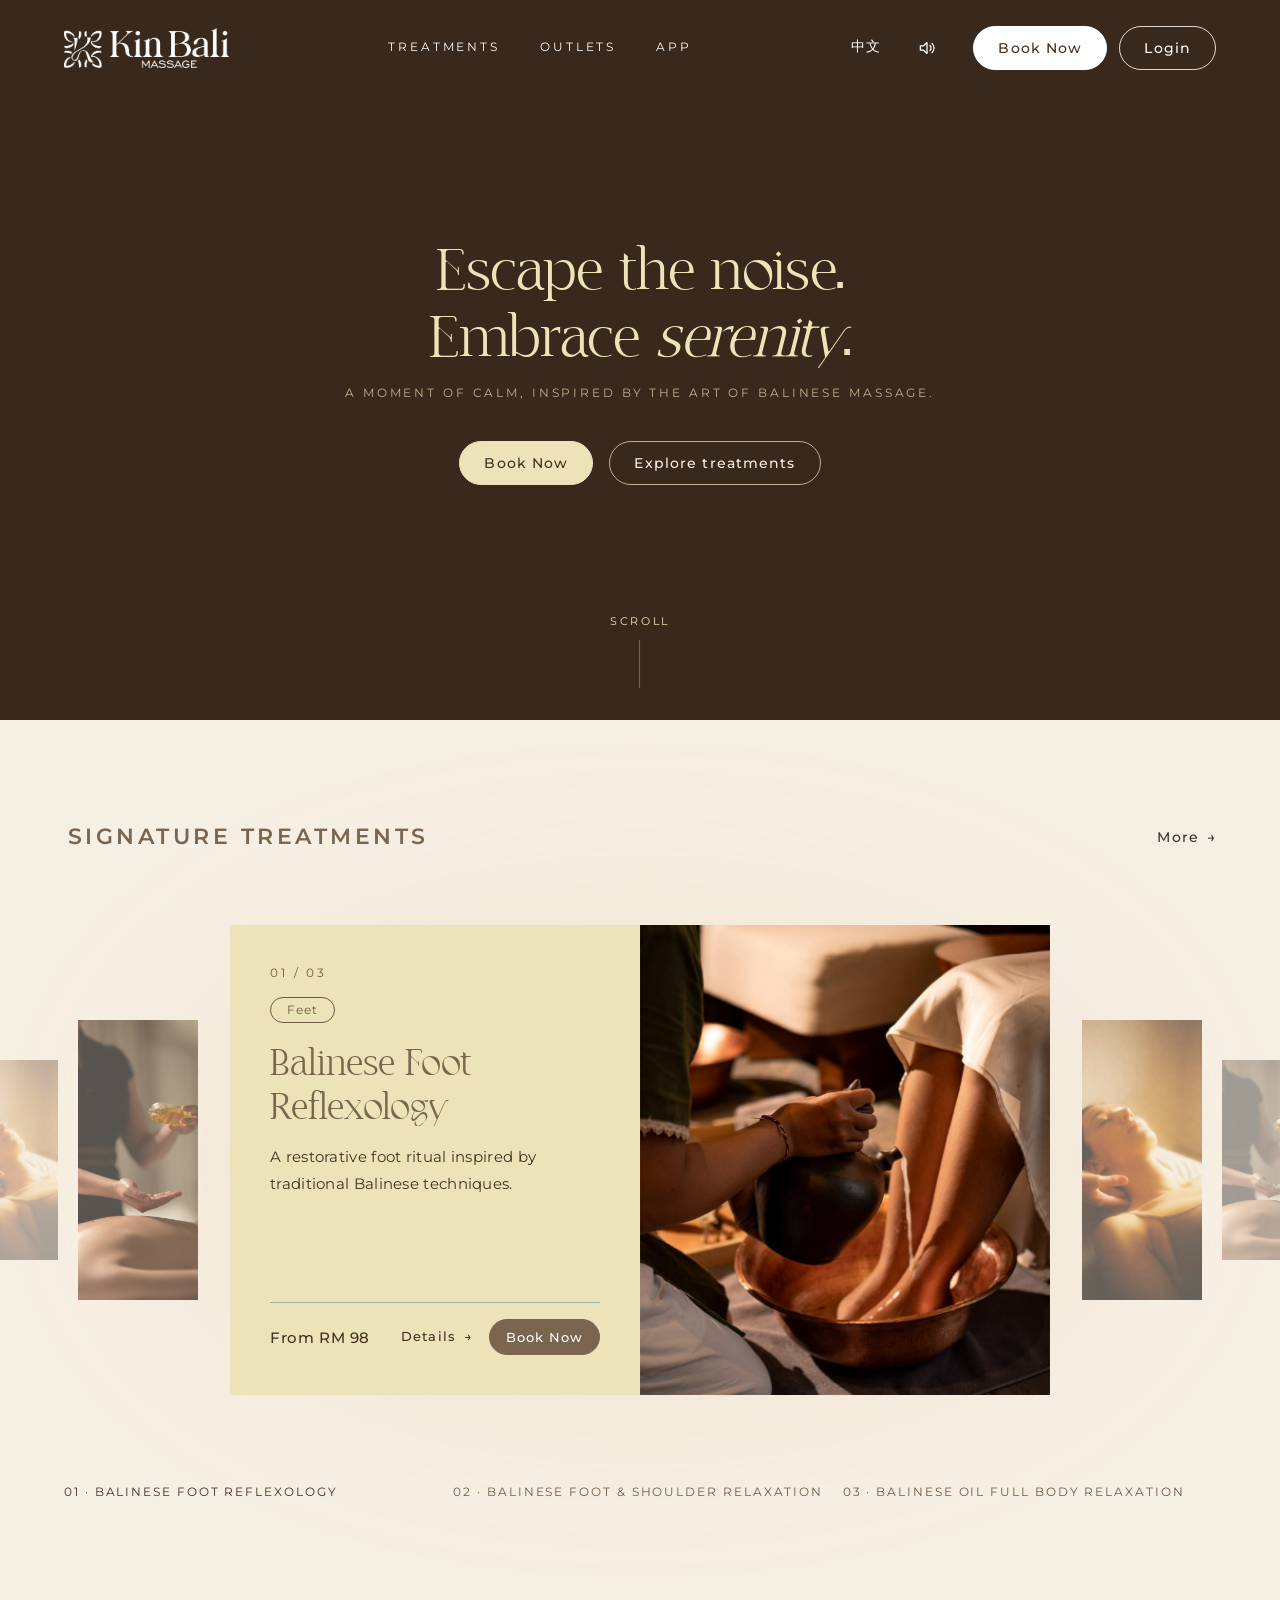
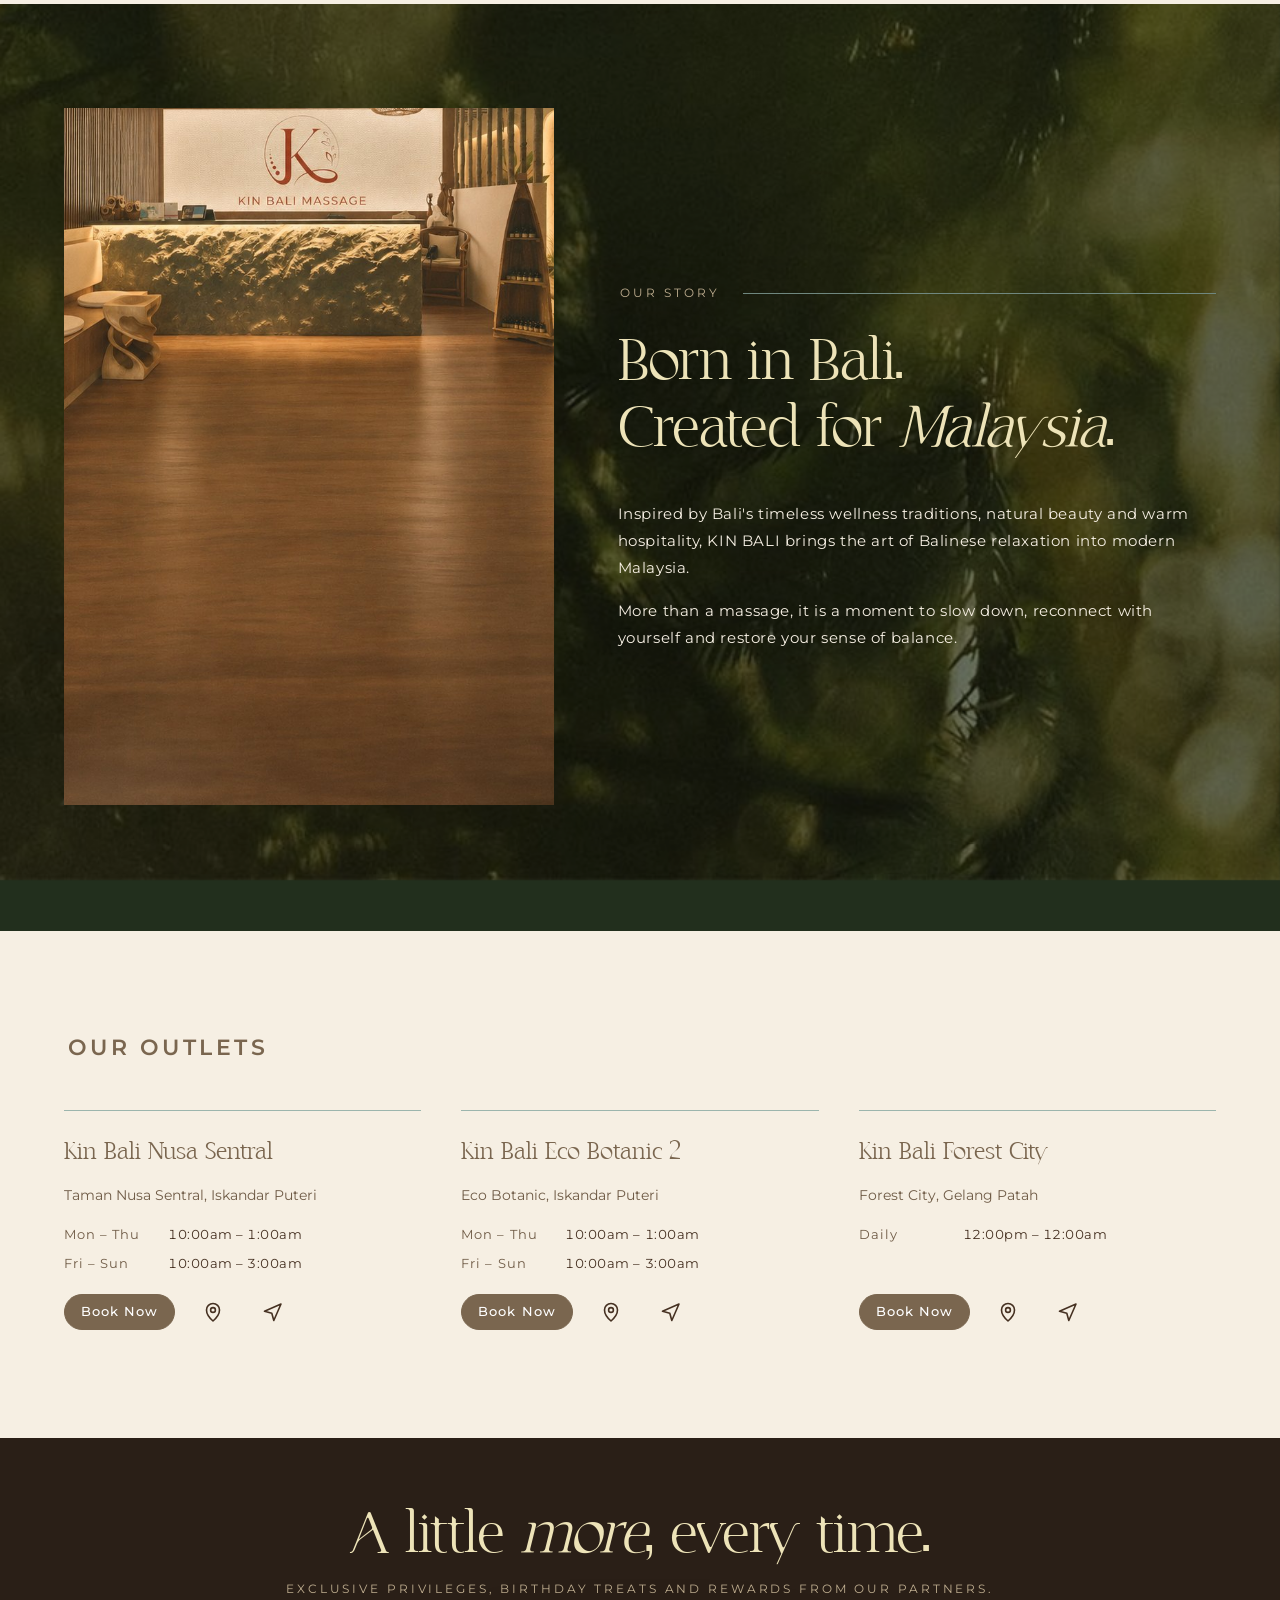
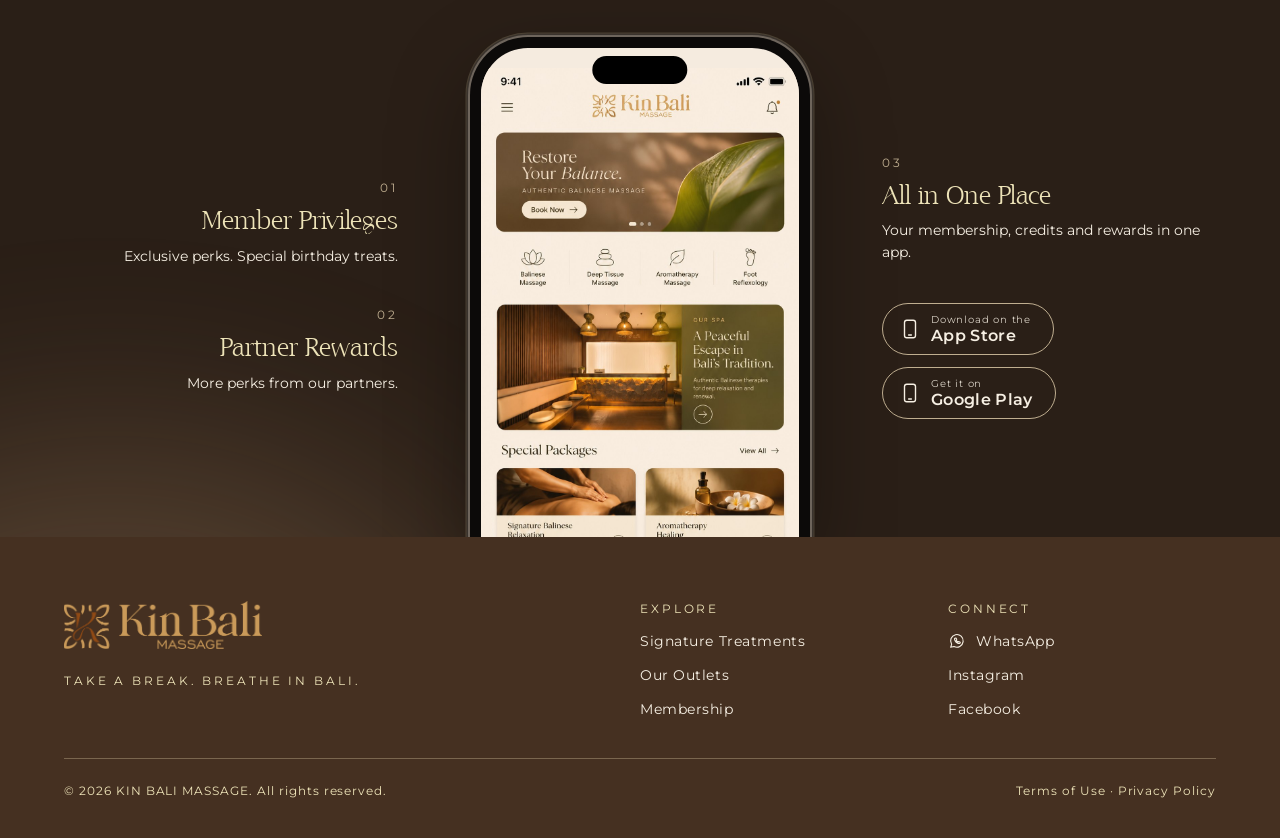
<file: index.html>
<!doctype html>
<html lang="en">
<head>
<meta charset="utf-8">
<meta name="viewport" content="width=device-width, initial-scale=1">
<title>Kin Bali Massage — Balinese Massage in Johor</title>
<meta name="description" content="KIN BALI brings the art of Balinese relaxation to Malaysia. Signature foot, shoulder and full-body treatments at Nusa Sentral, Eco Botanic 2 and Forest City.">
<meta property="og:title" content="Kin Bali Massage">
<meta property="og:description" content="Escape the noise. Embrace serenity. Balinese massage in Johor.">
<meta property="og:image" content="assets/img/outlet-interior.jpg">
<meta name="theme-color" content="#453021">
<link rel="icon" href="assets/img/favicon.png">
<link rel="preconnect" href="https://fonts.googleapis.com">
<link rel="preconnect" href="https://fonts.gstatic.com" crossorigin>
<link rel="stylesheet" href="https://fonts.googleapis.com/css2?family=Montserrat:ital,wght@0,400;0,500;0,600;1,400&amp;display=swap">
<link rel="stylesheet" href="assets/css/style.css?v=2">
<style>
/* Main */
.v-d .story-bg { background: url(assets/img/forest-bg.jpg) center / cover no-repeat; }
/* Mobile */
.v-m .story-bg { background: url(assets/img/forest-bg.jpg) center / cover no-repeat; }
#m-story > * { position: relative; }
#m-story > .v-m .story-bg { position: absolute; }


.m-header { position: sticky; top: 0; z-index: 20; margin-bottom: -64px; background-color: transparent; transition: background-color .5s var(--ease), box-shadow .5s var(--ease), transform .45s var(--ease); }
.m-header.is-hidden { transform: translateY(-100%); box-shadow: none; }
.m-header.is-solid { background-color: var(--surface); box-shadow: 0 1px 0 var(--line); }
.m-rail { display: flex; gap: 16px; overflow-x: auto; scroll-snap-type: x mandatory; scroll-padding-left: 16px; padding: 8px 16px 24px; scrollbar-width: none; -webkit-overflow-scrolling: touch; }
.m-rail::-webkit-scrollbar { display: none; }
.m-rail > * { flex: 0 0 auto; scroll-snap-align: start; width: 300px; }
.dots { display: flex; justify-content: center; gap: 8px; }
.dot { width: 6px; height: 6px; border-radius: 50%; background: var(--line); transition: background-color .3s var(--ease), transform .3s var(--ease); }
.dot.is-on { background: var(--ink-brand); transform: scale(1.4); }
.bar { position: sticky; bottom: 0; z-index: 20; display: flex; gap: 12px; padding: 12px 16px; background: var(--surface); border-top: 1px solid var(--line); box-sizing: border-box; }
.bar .kb-btn { flex: 1 1 0; }
/* Treatments */

/* Treatments-Mobile */

</style>
</head>
<body>
<div class="pt-veil" aria-hidden="true"><div class="pt-mark"><img src="assets/img/logo.png" alt=""></div></div>
<audio id="bgm" src="assets/media/bgm.mp4" loop preload="auto" aria-hidden="true"></audio>
<div class="pg" id="pg-home" data-title="Kin Bali Massage — Balinese Massage in Johor">
<div class="v-d">
<div data-ref="pageRef" style="width: 100%; background: var(--surface); color: var(--ink); font-family: var(--font-en-sans), var(--font-cn-sans);">
  <header class="site-header is-clear">
    <div class="site-wrap" style="display: flex; align-items: center; justify-content: space-between; gap: 24px;">
      <a href="#top" aria-label="Kin Bali Massage home" style="display: flex; align-items: center;"><img class="site-logo" src="assets/img/logo.png" alt="Kin Bali Massage" style="height: 40px; width: auto; display: block;"></a>
      <nav class="site-nav-links" aria-label="Main" style="display: flex; align-items: center; gap: 40px; font-size: 12px; letter-spacing: 0.24em; text-transform: uppercase;">
        <a class="nav-link" href="treatments.html">Treatments</a>
        <a class="nav-link" href="#outlets">Outlets</a>
        <a class="nav-link" href="#membership">App</a>
      </nav>
      <div style="display: flex; align-items: center; gap: 24px;">
        <a class="nav-link" href="#top" lang="zh-Hans" aria-label="切换到中文版 (Switch to Chinese)" style="font-size: 14px; letter-spacing: 0.08em;">中文</a>
        <button type="button" class="snd-btn" aria-label="Mute background music" aria-pressed="true" data-onclick="toggleSound">
          <svg class="ico-on" width="20" height="20" viewBox="0 0 24 24" fill="none" stroke="currentColor" stroke-width="1.5" stroke-linecap="round" stroke-linejoin="round" aria-hidden="true"><path d="M4 9.5h3.5L12 5.5v13l-4.5-4H4z"></path><path d="M15.5 9a4 4 0 0 1 0 6"></path><path d="M18 6.5a7.5 7.5 0 0 1 0 11"></path></svg>
          <svg class="ico-off" width="20" height="20" viewBox="0 0 24 24" fill="none" stroke="currentColor" stroke-width="1.5" stroke-linecap="round" stroke-linejoin="round" aria-hidden="true"><path d="M4 9.5h3.5L12 5.5v13l-4.5-4H4z"></path><path d="M16 9.5l5 5M21 9.5l-5 5"></path></svg>
        </button>
        <div style="display: flex; align-items: center; gap: 12px;">
          <a class="kb-btn kb-btn--primary kb-btn--md" href="#outlets">Book Now</a>
          <a class="kb-btn kb-btn--secondary kb-btn--md" href="https://app.kinbali.com.my/login">Login</a>
        </div>
      </div>
    </div>
  </header>

  <!-- Hero: 16:9 video, copy and buttons centred over it -->
  <section id="top" class="hero-video">
    <div class="px-layer" style="transform: var(--heroVideoShift, none);">
      <video data-src="assets/media/hero.mp4" muted loop playsinline preload="none" aria-hidden="true" style="position: absolute; inset: 0; width: 100%; height: 100%; object-fit: cover; display: block;"></video>
    </div>
    <div class="hero-shade" style="background: rgba(42, 31, 23, 0.42);"></div>
    <div class="kb-night hero-copy" style="position: absolute; inset: 0; display: flex; align-items: center; justify-content: center; padding: 96px 24px; box-sizing: border-box; background: transparent;">
      <div style="display: flex; flex-direction: column; align-items: center; gap: 40px; max-width: 760px; text-align: center; transform: var(--heroTextShift, none); opacity: var(--heroTextFade, 1); will-change: transform, opacity;">
        <div class="kb-headline kb-headline--display kb-headline--center is-en kb-pre"><h1 class="kb-headline__title">Escape the noise.
Embrace <em>serenity</em>.</h1><p class="kb-headline__subtitle">A moment of calm, inspired by the art of Balinese massage.</p></div>
        <div style="display: flex; flex-wrap: wrap; justify-content: center; gap: 16px; align-items: center;">
          <a class="kb-btn kb-btn--primary kb-btn--md" href="#outlets">Book Now</a>
          <a class="kb-btn kb-btn--secondary kb-btn--md" href="treatments.html">Explore treatments</a>
        </div>
      </div>
      <a href="#treatments" class="scroll-cue hero-cue" style="position: absolute; left: 50%; bottom: 32px; transform: translateX(-50%); text-decoration: none; opacity: var(--heroTextFade, 1);">SCROLL<i></i></a>
    </div>
  </section>

  <!-- Signature treatments: coverflow carousel, feature card in the middle, auto-advances every 3.5s -->
  <section id="treatments" style="padding: 104px 0; overflow: hidden;">
    <div class="site-wrap" style="display: flex; flex-direction: column; gap: 40px;">
      <div class="reveal js-in-treat" data-ref="treatRef" style="display: flex; align-items: center; justify-content: space-between; flex-wrap: wrap; gap: 24px;">
        <h2 class="kb-section-title kb-section-title--lg kb-section-title--left"><span class="kb-section-title__label">Signature Treatments</span><span class="kb-section-title__rule" aria-hidden="true"></span></h2>
        <a class="kb-btn kb-btn--link kb-btn--md" href="treatments.html">More</a>
      </div>
      <div class="cf reveal reveal-2 js-in-treat" data-ontouchstart="cfTouchStart" data-ontouchend="cfTouchEnd">
        <div class="cf-glow" aria-hidden="true"></div>
        
          <div class="cf-item p0" data-onmouseenter="t.enter" data-onmouseleave="cfLeave" aria-hidden="false">
            <div class="cf-photo kb-tone--glow">
              <div class="cf-photo-inner"><img class="cf-img" src="assets/img/treatment-01-foot.jpg" alt="Therapist pouring warm water over feet in a copper basin" style="object-position: center 60%;"></div>
            </div>
            <div class="cf-copy">
              <span class="cf-num">01 / 03</span>
              <span class="kb-tag kb-tag--outline">Feet</span>
              <h3 class="cf-name">Balinese Foot Reflexology</h3>
              <p class="cf-desc">A restorative foot ritual inspired by traditional Balinese techniques.</p>
              <div class="cf-foot">
                <span class="cf-price">From RM 98</span>
                <span style="display: flex; align-items: center; gap: 16px;">
                  <a class="kb-btn kb-btn--link kb-btn--sm" href="treatments.html">Details</a>
                  <a class="kb-btn kb-btn--primary kb-btn--sm" href="#outlets">Book Now</a>
                </span>
              </div>
            </div>
            <button type="button" class="cf-hit" aria-label="Show Balinese Foot Reflexology" tabindex="-1" data-onclick="t.go"></button>
          </div>
        
          <div class="cf-item p1" data-onmouseenter="t.enter" data-onmouseleave="cfLeave" aria-hidden="false">
            <div class="cf-photo kb-tone--ochre">
              <div class="cf-photo-inner"><img class="cf-img" src="assets/img/treatment-02-shoulder.jpg" alt="Therapist massaging a relaxed guest's neck and shoulders" style="object-position: center 40%;"></div>
            </div>
            <div class="cf-copy">
              <span class="cf-num">02 / 03</span>
              <span class="kb-tag kb-tag--outline">Feet · Shoulders</span>
              <h3 class="cf-name">Balinese Foot & Shoulder Relaxation</h3>
              <p class="cf-desc">The perfect balance of soothing foot massage and tension-relieving shoulder care.</p>
              <div class="cf-foot">
                <span class="cf-price">From RM 118</span>
                <span style="display: flex; align-items: center; gap: 16px;">
                  <a class="kb-btn kb-btn--link kb-btn--sm" href="treatments.html">Details</a>
                  <a class="kb-btn kb-btn--primary kb-btn--sm" href="#outlets">Book Now</a>
                </span>
              </div>
            </div>
            <button type="button" class="cf-hit" aria-label="Show Balinese Foot & Shoulder Relaxation" tabindex="0" data-onclick="t.go"></button>
          </div>
        
          <div class="cf-item p2" data-onmouseenter="t.enter" data-onmouseleave="cfLeave" aria-hidden="false">
            <div class="cf-photo kb-tone--walnut">
              <div class="cf-photo-inner"><img class="cf-img" src="assets/img/treatment-03-oil.jpg" alt="Therapist pouring warm oil into her palm above a guest's back" style="object-position: center 55%;"></div>
            </div>
            <div class="cf-copy">
              <span class="cf-num">03 / 03</span>
              <span class="kb-tag kb-tag--outline">Full body</span>
              <h3 class="cf-name">Balinese Oil Full Body Relaxation</h3>
              <p class="cf-desc">Warm oils and flowing massage techniques for a deeply relaxing experience.</p>
              <div class="cf-foot">
                <span class="cf-price">From RM 118</span>
                <span style="display: flex; align-items: center; gap: 16px;">
                  <a class="kb-btn kb-btn--link kb-btn--sm" href="treatments.html">Details</a>
                  <a class="kb-btn kb-btn--primary kb-btn--sm" href="#outlets">Book Now</a>
                </span>
              </div>
            </div>
            <button type="button" class="cf-hit" aria-label="Show Balinese Oil Full Body Relaxation" tabindex="0" data-onclick="t.go"></button>
          </div>
        
          <div class="cf-item p3" data-onmouseenter="t.enter" data-onmouseleave="cfLeave" aria-hidden="true">
            <div class="cf-photo kb-tone--glow">
              <div class="cf-photo-inner"><img class="cf-img" src="assets/img/treatment-01-foot.jpg" alt="Therapist pouring warm water over feet in a copper basin" style="object-position: center 60%;"></div>
            </div>
            <div class="cf-copy">
              <span class="cf-num">01 / 03</span>
              <span class="kb-tag kb-tag--outline">Feet</span>
              <h3 class="cf-name">Balinese Foot Reflexology</h3>
              <p class="cf-desc">A restorative foot ritual inspired by traditional Balinese techniques.</p>
              <div class="cf-foot">
                <span class="cf-price">From RM 98</span>
                <span style="display: flex; align-items: center; gap: 16px;">
                  <a class="kb-btn kb-btn--link kb-btn--sm" href="treatments.html">Details</a>
                  <a class="kb-btn kb-btn--primary kb-btn--sm" href="#outlets">Book Now</a>
                </span>
              </div>
            </div>
            <button type="button" class="cf-hit" aria-label="Show Balinese Foot Reflexology" tabindex="-1" data-onclick="t.go"></button>
          </div>
        
          <div class="cf-item p4" data-onmouseenter="t.enter" data-onmouseleave="cfLeave" aria-hidden="true">
            <div class="cf-photo kb-tone--ochre">
              <div class="cf-photo-inner"><img class="cf-img" src="assets/img/treatment-02-shoulder.jpg" alt="Therapist massaging a relaxed guest's neck and shoulders" style="object-position: center 40%;"></div>
            </div>
            <div class="cf-copy">
              <span class="cf-num">02 / 03</span>
              <span class="kb-tag kb-tag--outline">Feet · Shoulders</span>
              <h3 class="cf-name">Balinese Foot & Shoulder Relaxation</h3>
              <p class="cf-desc">The perfect balance of soothing foot massage and tension-relieving shoulder care.</p>
              <div class="cf-foot">
                <span class="cf-price">From RM 118</span>
                <span style="display: flex; align-items: center; gap: 16px;">
                  <a class="kb-btn kb-btn--link kb-btn--sm" href="treatments.html">Details</a>
                  <a class="kb-btn kb-btn--primary kb-btn--sm" href="#outlets">Book Now</a>
                </span>
              </div>
            </div>
            <button type="button" class="cf-hit" aria-label="Show Balinese Foot & Shoulder Relaxation" tabindex="-1" data-onclick="t.go"></button>
          </div>
        
          <div class="cf-item m4" data-onmouseenter="t.enter" data-onmouseleave="cfLeave" aria-hidden="true">
            <div class="cf-photo kb-tone--walnut">
              <div class="cf-photo-inner"><img class="cf-img" src="assets/img/treatment-03-oil.jpg" alt="Therapist pouring warm oil into her palm above a guest's back" style="object-position: center 55%;"></div>
            </div>
            <div class="cf-copy">
              <span class="cf-num">03 / 03</span>
              <span class="kb-tag kb-tag--outline">Full body</span>
              <h3 class="cf-name">Balinese Oil Full Body Relaxation</h3>
              <p class="cf-desc">Warm oils and flowing massage techniques for a deeply relaxing experience.</p>
              <div class="cf-foot">
                <span class="cf-price">From RM 118</span>
                <span style="display: flex; align-items: center; gap: 16px;">
                  <a class="kb-btn kb-btn--link kb-btn--sm" href="treatments.html">Details</a>
                  <a class="kb-btn kb-btn--primary kb-btn--sm" href="#outlets">Book Now</a>
                </span>
              </div>
            </div>
            <button type="button" class="cf-hit" aria-label="Show Balinese Oil Full Body Relaxation" tabindex="-1" data-onclick="t.go"></button>
          </div>
        
          <div class="cf-item m3" data-onmouseenter="t.enter" data-onmouseleave="cfLeave" aria-hidden="true">
            <div class="cf-photo kb-tone--glow">
              <div class="cf-photo-inner"><img class="cf-img" src="assets/img/treatment-01-foot.jpg" alt="Therapist pouring warm water over feet in a copper basin" style="object-position: center 60%;"></div>
            </div>
            <div class="cf-copy">
              <span class="cf-num">01 / 03</span>
              <span class="kb-tag kb-tag--outline">Feet</span>
              <h3 class="cf-name">Balinese Foot Reflexology</h3>
              <p class="cf-desc">A restorative foot ritual inspired by traditional Balinese techniques.</p>
              <div class="cf-foot">
                <span class="cf-price">From RM 98</span>
                <span style="display: flex; align-items: center; gap: 16px;">
                  <a class="kb-btn kb-btn--link kb-btn--sm" href="treatments.html">Details</a>
                  <a class="kb-btn kb-btn--primary kb-btn--sm" href="#outlets">Book Now</a>
                </span>
              </div>
            </div>
            <button type="button" class="cf-hit" aria-label="Show Balinese Foot Reflexology" tabindex="-1" data-onclick="t.go"></button>
          </div>
        
          <div class="cf-item m2" data-onmouseenter="t.enter" data-onmouseleave="cfLeave" aria-hidden="false">
            <div class="cf-photo kb-tone--ochre">
              <div class="cf-photo-inner"><img class="cf-img" src="assets/img/treatment-02-shoulder.jpg" alt="Therapist massaging a relaxed guest's neck and shoulders" style="object-position: center 40%;"></div>
            </div>
            <div class="cf-copy">
              <span class="cf-num">02 / 03</span>
              <span class="kb-tag kb-tag--outline">Feet · Shoulders</span>
              <h3 class="cf-name">Balinese Foot & Shoulder Relaxation</h3>
              <p class="cf-desc">The perfect balance of soothing foot massage and tension-relieving shoulder care.</p>
              <div class="cf-foot">
                <span class="cf-price">From RM 118</span>
                <span style="display: flex; align-items: center; gap: 16px;">
                  <a class="kb-btn kb-btn--link kb-btn--sm" href="treatments.html">Details</a>
                  <a class="kb-btn kb-btn--primary kb-btn--sm" href="#outlets">Book Now</a>
                </span>
              </div>
            </div>
            <button type="button" class="cf-hit" aria-label="Show Balinese Foot & Shoulder Relaxation" tabindex="0" data-onclick="t.go"></button>
          </div>
        
          <div class="cf-item m1" data-onmouseenter="t.enter" data-onmouseleave="cfLeave" aria-hidden="false">
            <div class="cf-photo kb-tone--walnut">
              <div class="cf-photo-inner"><img class="cf-img" src="assets/img/treatment-03-oil.jpg" alt="Therapist pouring warm oil into her palm above a guest's back" style="object-position: center 55%;"></div>
            </div>
            <div class="cf-copy">
              <span class="cf-num">03 / 03</span>
              <span class="kb-tag kb-tag--outline">Full body</span>
              <h3 class="cf-name">Balinese Oil Full Body Relaxation</h3>
              <p class="cf-desc">Warm oils and flowing massage techniques for a deeply relaxing experience.</p>
              <div class="cf-foot">
                <span class="cf-price">From RM 118</span>
                <span style="display: flex; align-items: center; gap: 16px;">
                  <a class="kb-btn kb-btn--link kb-btn--sm" href="treatments.html">Details</a>
                  <a class="kb-btn kb-btn--primary kb-btn--sm" href="#outlets">Book Now</a>
                </span>
              </div>
            </div>
            <button type="button" class="cf-hit" aria-label="Show Balinese Oil Full Body Relaxation" tabindex="0" data-onclick="t.go"></button>
          </div>
        
      </div>
      <div class="acc-progress" role="tablist" aria-label="Treatments">
        
          <button type="button" role="tab" aria-selected="true" class="acc-seg is-on" data-onclick="t.pick">
            <span class="acc-track"><span class="acc-fill run-b"></span></span>
            <span class="acc-seg__label">01 · Balinese Foot Reflexology</span>
          </button>
        
          <button type="button" role="tab" aria-selected="false" class="acc-seg " data-onclick="t.pick">
            <span class="acc-track"><span class="acc-fill "></span></span>
            <span class="acc-seg__label">02 · Balinese Foot & Shoulder Relaxation</span>
          </button>
        
          <button type="button" role="tab" aria-selected="false" class="acc-seg " data-onclick="t.pick">
            <span class="acc-track"><span class="acc-fill "></span></span>
            <span class="acc-seg__label">03 · Balinese Oil Full Body Relaxation</span>
          </button>
        
      </div>
    </div>
  </section>

  <!-- Story: photo parallax, copy reveals -->
  <section id="story" class="kb-night" style="position: relative; background: var(--leaf-jungle); padding: 104px 0; overflow: hidden;">
    <div class="px-layer story-bg" aria-hidden="true" style="transform: var(--storyBgShift, none);"></div>
    <div aria-hidden="true" style="position: absolute; inset: 0; background: rgba(24, 28, 16, 0.45); pointer-events: none;"></div>
    <div class="site-wrap site-story" style="position: relative;">
      <div class="px-frame site-photo-tall" role="img" aria-label="Kin Bali Massage outlet interior" style="width: 100%; aspect-ratio: 504 / 740; max-height: 740px;">
        <div class="px-layer kb-tone--clay" style="top: 0; height: 112%; transform: var(--storyPhotoShift, none);"><img src="assets/img/outlet-interior.jpg" alt="Kin Bali Massage outlet reception with warm lighting and carved wooden stools" style="display: block; width: 100%; height: 100%; object-fit: cover; object-position: right top;"></div>
      </div>
      <div data-ref="storyRef" style="display: flex; flex-direction: column; gap: 24px;">
        <div class="reveal js-in-story"><h2 class="kb-section-title kb-section-title--sm kb-section-title--left"><span class="kb-section-title__label">Our Story</span><span class="kb-section-title__rule" aria-hidden="true"></span></h2></div>
        <div class="reveal reveal-2 js-in-story"><div class="kb-headline kb-headline--display kb-headline--left is-en kb-pre"><h2 class="kb-headline__title">Born in Bali.
Created for <em>Malaysia</em>.</h2></div></div>
        <div class="reveal reveal-3 js-in-story" style="display: flex; flex-direction: column; gap: 16px; margin-top: 16px;">
          <p style="margin: 0; font-size: 15px; line-height: 1.8; letter-spacing: 0.04em;">Inspired by Bali's timeless wellness traditions, natural beauty and warm hospitality, KIN BALI brings the art of Balinese relaxation into modern Malaysia.</p>
          <p style="margin: 0; font-size: 15px; line-height: 1.8; letter-spacing: 0.04em;">More than a massage, it is a moment to slow down, reconnect with yourself and restore your sense of balance.</p>
        </div>
      </div>
    </div>
  </section>

  <!-- Outlets: horizontal rail -->
  <section id="outlets" style="padding: 104px 0;">
    <div class="site-wrap" style="display: flex; flex-direction: column; gap: 48px;">
      <div class="reveal js-in-outlet" data-ref="outletRef" style="display: flex; align-items: center; justify-content: space-between; gap: 24px;">
        <h2 class="kb-section-title kb-section-title--lg kb-section-title--left"><span class="kb-section-title__label">Our Outlets</span><span class="kb-section-title__rule" aria-hidden="true"></span></h2>
      </div>
      <div class="outlet-grid" data-ref="outletRail">
        <div class="rail-item" style="display: flex; flex-direction: column; gap: 24px;">
          <article class="kb-outlet"><h3 class="kb-outlet__name">Kin Bali Nusa Sentral</h3><p class="kb-outlet__area"><span>Taman Nusa Sentral, Iskandar Puteri</span></p><dl class="kb-outlet__hours"><div class="kb-outlet__row"><dt>Mon – Thu</dt><dd>10:00am – 1:00am</dd></div><div class="kb-outlet__row"><dt>Fri – Sun</dt><dd>10:00am – 3:00am</dd></div></dl><div class="kb-outlet__actions"><a class="kb-btn kb-btn--primary kb-btn--sm" href="https://wa.me/60127586655" target="_blank" rel="noopener">Book Now</a><a class="kb-btn kb-btn--link kb-btn--sm" href="https://www.google.com/maps/search/?api=1&amp;query=Kin%20Bali%20Nusa%20Sentral%20Johor" target="_blank" rel="noopener">Google Maps</a><a class="kb-btn kb-btn--link kb-btn--sm" href="https://waze.com/ul?q=Kin%20Bali%20Nusa%20Sentral%20Johor" target="_blank" rel="noopener">Waze</a></div></article>
        </div>
        <div class="rail-item" style="display: flex; flex-direction: column; gap: 24px;">
          <article class="kb-outlet"><h3 class="kb-outlet__name">Kin Bali Eco Botanic 2</h3><p class="kb-outlet__area"><span>Eco Botanic, Iskandar Puteri</span></p><dl class="kb-outlet__hours"><div class="kb-outlet__row"><dt>Mon – Thu</dt><dd>10:00am – 1:00am</dd></div><div class="kb-outlet__row"><dt>Fri – Sun</dt><dd>10:00am – 3:00am</dd></div></dl><div class="kb-outlet__actions"><a class="kb-btn kb-btn--primary kb-btn--sm" href="https://wa.me/60182286655" target="_blank" rel="noopener">Book Now</a><a class="kb-btn kb-btn--link kb-btn--sm" href="https://www.google.com/maps/search/?api=1&amp;query=Kin%20Bali%20Eco%20Botanic%202%20Johor" target="_blank" rel="noopener">Google Maps</a><a class="kb-btn kb-btn--link kb-btn--sm" href="https://waze.com/ul?q=Kin%20Bali%20Eco%20Botanic%202%20Johor" target="_blank" rel="noopener">Waze</a></div></article>
        </div>
        <div class="rail-item" style="display: flex; flex-direction: column; gap: 24px;">
          <article class="kb-outlet"><h3 class="kb-outlet__name">Kin Bali Forest City</h3><p class="kb-outlet__area"><span>Forest City, Gelang Patah</span></p><dl class="kb-outlet__hours"><div class="kb-outlet__row"><dt>Daily</dt><dd>12:00pm – 12:00am</dd></div></dl><div class="kb-outlet__actions"><a class="kb-btn kb-btn--primary kb-btn--sm" href="https://wa.me/60128478080" target="_blank" rel="noopener">Book Now</a><a class="kb-btn kb-btn--link kb-btn--sm" href="https://www.google.com/maps/search/?api=1&amp;query=Kin%20Bali%20Forest%20City%20Johor" target="_blank" rel="noopener">Google Maps</a><a class="kb-btn kb-btn--link kb-btn--sm" href="https://waze.com/ul?q=Kin%20Bali%20Forest%20City%20Johor" target="_blank" rel="noopener">Waze</a></div></article>
        </div>
      </div>
    </div>
  </section>

  <!-- Membership: centre stage — headline on top, the app rising from the section floor, benefits either side -->
  <section id="membership" class="kb-night" style="position: relative; padding: 60px 0 0; overflow: hidden;">
    <div aria-hidden="true" style="position: absolute; left: 50%; bottom: -200px; width: 760px; height: 560px; margin-left: -380px; border-radius: 50%; background: var(--light-glow); opacity: 0.22; filter: blur(110px); transform: var(--glowShift, none); will-change: transform; pointer-events: none;"></div>
    <div class="site-wrap" data-ref="memberRef" style="position: relative; display: flex; flex-direction: column; align-items: center; gap: 40px;">
      <div class="reveal js-in-member" style="max-width: 760px;"><div class="kb-headline kb-headline--display kb-headline--center is-en"><h2 class="kb-headline__title">A little <em>more</em>, every time.</h2><p class="kb-headline__subtitle">Exclusive privileges, birthday treats and rewards from our partners.</p></div></div>
      <div class="member-stage reveal reveal-2 js-in-member">
        <div class="ms-side ms-left">
          <div style="display: flex; flex-direction: column; align-items: flex-end; gap: 8px;">
            <span style="font-size: 12px; letter-spacing: 0.24em; color: var(--ink-soft);">01</span>
            <h3 style="margin: 0; font-family: var(--font-en-serif); font-size: 28px; line-height: 1.2; font-weight: 400; color: var(--ink-brand);">Member Privileges</h3>
            <p style="margin: 0; font-size: 14px; line-height: 22px;">Exclusive perks. Special birthday treats.</p>
          </div>
          <div style="display: flex; flex-direction: column; align-items: flex-end; gap: 8px;">
            <span style="font-size: 12px; letter-spacing: 0.24em; color: var(--ink-soft);">02</span>
            <h3 style="margin: 0; font-family: var(--font-en-serif); font-size: 28px; line-height: 1.2; font-weight: 400; color: var(--ink-brand);">Partner Rewards</h3>
            <p style="margin: 0; font-size: 14px; line-height: 22px;">More perks from our partners.</p>
          </div>
        </div>
        <div class="app-phone" style="width: 340px; height: 500px;"><img src="assets/img/app-screen.jpg" alt="Kin Bali Massage app home screen showing treatment shortcuts and special packages"></div>
        <div class="ms-side ms-right">
          <div style="display: flex; flex-direction: column; align-items: flex-start; gap: 8px;">
            <span style="font-size: 12px; letter-spacing: 0.24em; color: var(--ink-soft);">03</span>
            <h3 style="margin: 0; font-family: var(--font-en-serif); font-size: 28px; line-height: 1.2; font-weight: 400; color: var(--ink-brand);">All in One Place</h3>
            <p style="margin: 0; font-size: 14px; line-height: 22px;">Your membership, credits and rewards in one app.</p>
          </div>
          <div class="ms-badges">
            <a class="store-badge" href="#membership" aria-label="Download on the App Store"><svg width="22" height="22" viewBox="0 0 24 24" fill="none" stroke="currentColor" stroke-width="1.5" stroke-linecap="round" stroke-linejoin="round" aria-hidden="true"><rect x="6" y="2.5" width="12" height="19" rx="2.5"></rect><path d="M10.5 18.5h3"></path></svg><span><small>Download on the</small><b>App Store</b></span></a>
            <a class="store-badge" href="#membership" aria-label="Get it on Google Play"><svg width="22" height="22" viewBox="0 0 24 24" fill="none" stroke="currentColor" stroke-width="1.5" stroke-linecap="round" stroke-linejoin="round" aria-hidden="true"><rect x="6" y="2.5" width="12" height="19" rx="2.5"></rect><path d="M10.5 18.5h3"></path></svg><span><small>Get it on</small><b>Google Play</b></span></a>
          </div>
        </div>
      </div>
    </div>
  </section>

  <footer style="background: var(--earth-cocoa); color: var(--light-rice); padding: 64px 0 40px;">
    <div class="site-wrap" style="display: flex; flex-direction: column; gap: 40px;">
      <div class="site-foot">
        <div style="display: flex; flex-direction: column; gap: 24px;">
          <img src="assets/img/logo.png" alt="Kin Bali Massage" style="height: 48px; width: auto; align-self: flex-start;">
          <p style="margin: 0; font-size: 12px; line-height: 16px; letter-spacing: 0.24em; text-transform: uppercase; color: var(--light-butter);">Take a break. Breathe in Bali.</p>
        </div>
        <nav aria-label="Explore" style="display: flex; flex-direction: column; gap: 16px; font-size: 14px; letter-spacing: 0.04em;">
          <span style="font-size: 12px; letter-spacing: 0.24em; color: var(--light-butter);">EXPLORE</span>
          <a href="treatments.html" style="color: var(--light-rice); text-decoration: none;">Signature Treatments</a>
          <a href="#outlets" style="color: var(--light-rice); text-decoration: none;">Our Outlets</a>
          <a href="#membership" style="color: var(--light-rice); text-decoration: none;">Membership</a>
        </nav>
        <nav aria-label="Connect" style="display: flex; flex-direction: column; gap: 16px; font-size: 14px; letter-spacing: 0.04em;">
          <span style="font-size: 12px; letter-spacing: 0.24em; color: var(--light-butter);">CONNECT</span>
          <div class="wa-wrap "><button type="button" class="wa-trigger" aria-expanded="false" aria-haspopup="true" data-onclick="toggleWa"><svg width="18" height="18" viewBox="0 0 24 24" fill="none" stroke="currentColor" stroke-width="1.5" stroke-linecap="round" stroke-linejoin="round" aria-hidden="true"><path d="M3.6 20.4l1.2-4A8.4 8.4 0 1 1 8 19.3z"></path><path d="M9.2 8.6c.2-.5.6-.6.9-.6h.4c.2 0 .4.1.5.4l.6 1.5c.1.2 0 .5-.2.7l-.5.5c.5 1 1.3 1.8 2.3 2.3l.5-.5c.2-.2.5-.3.7-.2l1.5.6c.3.1.4.3.4.5v.4c0 .3-.1.7-.6.9-.6.3-1.7.4-3.3-.5a8 8 0 0 1-3-3c-.9-1.6-.8-2.7-.5-3.3z"></path></svg>WhatsApp</button><div class="wa-pop" role="menu" aria-label="Choose an outlet"><div class="wa-opt"><span class="wa-ic"><svg width="20" height="20" viewBox="0 0 24 24" fill="none" stroke="currentColor" stroke-width="1.5" stroke-linecap="round" stroke-linejoin="round" aria-hidden="true"><path d="M3.6 20.4l1.2-4A8.4 8.4 0 1 1 8 19.3z"></path><path d="M9.2 8.6c.2-.5.6-.6.9-.6h.4c.2 0 .4.1.5.4l.6 1.5c.1.2 0 .5-.2.7l-.5.5c.5 1 1.3 1.8 2.3 2.3l.5-.5c.2-.2.5-.3.7-.2l1.5.6c.3.1.4.3.4.5v.4c0 .3-.1.7-.6.9-.6.3-1.7.4-3.3-.5a8 8 0 0 1-3-3c-.9-1.6-.8-2.7-.5-3.3z"></path></svg></span><span class="wa-txt"><span class="wa-name">Forest City</span><span class="wa-area">Forest City, Gelang Patah</span></span><a class="kb-btn kb-btn--sm wa-book" href="https://wa.me/60128478080" target="_blank" rel="noopener">Book</a></div><div class="wa-opt"><span class="wa-ic"><svg width="20" height="20" viewBox="0 0 24 24" fill="none" stroke="currentColor" stroke-width="1.5" stroke-linecap="round" stroke-linejoin="round" aria-hidden="true"><path d="M3.6 20.4l1.2-4A8.4 8.4 0 1 1 8 19.3z"></path><path d="M9.2 8.6c.2-.5.6-.6.9-.6h.4c.2 0 .4.1.5.4l.6 1.5c.1.2 0 .5-.2.7l-.5.5c.5 1 1.3 1.8 2.3 2.3l.5-.5c.2-.2.5-.3.7-.2l1.5.6c.3.1.4.3.4.5v.4c0 .3-.1.7-.6.9-.6.3-1.7.4-3.3-.5a8 8 0 0 1-3-3c-.9-1.6-.8-2.7-.5-3.3z"></path></svg></span><span class="wa-txt"><span class="wa-name">Eco Botanic 2</span><span class="wa-area">Eco Botanic, Iskandar Puteri</span></span><a class="kb-btn kb-btn--sm wa-book" href="https://wa.me/60182286655" target="_blank" rel="noopener">Book</a></div><div class="wa-opt"><span class="wa-ic"><svg width="20" height="20" viewBox="0 0 24 24" fill="none" stroke="currentColor" stroke-width="1.5" stroke-linecap="round" stroke-linejoin="round" aria-hidden="true"><path d="M3.6 20.4l1.2-4A8.4 8.4 0 1 1 8 19.3z"></path><path d="M9.2 8.6c.2-.5.6-.6.9-.6h.4c.2 0 .4.1.5.4l.6 1.5c.1.2 0 .5-.2.7l-.5.5c.5 1 1.3 1.8 2.3 2.3l.5-.5c.2-.2.5-.3.7-.2l1.5.6c.3.1.4.3.4.5v.4c0 .3-.1.7-.6.9-.6.3-1.7.4-3.3-.5a8 8 0 0 1-3-3c-.9-1.6-.8-2.7-.5-3.3z"></path></svg></span><span class="wa-txt"><span class="wa-name">Nusa Sentral</span><span class="wa-area">Taman Nusa Sentral, Iskandar Puteri</span></span><a class="kb-btn kb-btn--sm wa-book" href="https://wa.me/60127586655" target="_blank" rel="noopener">Book</a></div></div></div>
          <a href="https://www.instagram.com/kinbalimassage/" target="_blank" rel="noopener" style="color: var(--light-rice); text-decoration: none;">Instagram</a>
          <a href="https://www.facebook.com/kinbalimassage/" target="_blank" rel="noopener" style="color: var(--light-rice); text-decoration: none;">Facebook</a>
        </nav>
      </div>
      <div style="display: flex; flex-wrap: wrap; justify-content: space-between; gap: 16px; padding-top: 24px; border-top: 1px solid var(--earth-walnut); font-size: 12px; letter-spacing: 0.08em; color: var(--light-butter);">
        <span>© 2026 KIN BALI MASSAGE. All rights reserved.</span>
        <span>Terms of Use · Privacy Policy</span>
      </div>
    </div>
  </footer>
</div>
</div>
<div class="v-m">
<div class="phone" data-ref="phoneRef" style="background: var(--surface); color: var(--ink); font-family: var(--font-en-sans), var(--font-cn-sans);">

  <!-- Mobile menu: full-screen panel that fades and slides in over the page -->
  <div class="m-menu kb-night " role="dialog" aria-modal="true" aria-label="Menu">
    <div style="display: flex; align-items: center; justify-content: flex-end; height: 64px; padding: 0 16px;">
      <button type="button" aria-label="Close menu" data-onclick="closeMenu" style="width: 44px; height: 44px; display: flex; align-items: center; justify-content: center; background: none; border: 0; padding: 0; color: var(--ink); cursor: pointer;">
        <svg width="22" height="22" viewBox="0 0 24 24" fill="none" stroke="currentColor" stroke-width="1.5" stroke-linecap="round" aria-hidden="true"><path d="M6 6l12 12M18 6L6 18"></path></svg>
      </button>
    </div>
    <div class="m-menu__body">
      <div class="m-menu__book"><a class="kb-btn kb-btn--primary kb-btn--md" href="#m-outlets">Book Now</a><a class="kb-btn kb-btn--secondary kb-btn--md" href="https://app.kinbali.com.my/login">Login</a></div>
      <nav class="m-menu__links" aria-label="Main">
        <a href="treatments.html" data-onclick="closeMenu"><span>01</span>Treatments</a>
        <a href="#m-story" data-onclick="closeMenu"><span>02</span>Our Story</a>
        <a href="#m-outlets" data-onclick="closeMenu"><span>03</span>Outlets</a>
        <a href="#m-membership" data-onclick="closeMenu"><span>04</span>App</a>
        <a href="#m-contact" data-onclick="closeMenu"><span>05</span>Contact Us</a>
      </nav>
    </div>
    <div style="padding: 0 24px;">
      <img src="assets/img/logo.png" alt="Kin Bali Massage" style="height: 28px; width: auto; display: block; filter: brightness(0) invert(1);">
    </div>
  </div>
  <header class="m-header is-clear" style="display: flex; align-items: center; justify-content: space-between; gap: 12px; height: 64px; padding: 0 16px; box-sizing: border-box;">
    <a href="#m-top" aria-label="Kin Bali Massage home" style="display: flex;"><img class="site-logo" src="assets/img/logo.png" alt="Kin Bali Massage" style="height: 24px; width: auto; display: block;"></a>
    <div style="display: flex; align-items: center; gap: 8px;">
      <a href="#m-top" lang="zh-Hans" aria-label="切换到中文版 (Switch to Chinese)" style="display: inline-flex; align-items: center; min-height: 44px; padding: 0 4px; font-size: 13px; letter-spacing: 0.06em; color: var(--ink); text-decoration: none;">中文</a>
      <button type="button" class="snd-btn" aria-label="Mute background music" aria-pressed="true" data-onclick="toggleSound">
        <svg class="ico-on" width="20" height="20" viewBox="0 0 24 24" fill="none" stroke="currentColor" stroke-width="1.5" stroke-linecap="round" stroke-linejoin="round" aria-hidden="true"><path d="M4 9.5h3.5L12 5.5v13l-4.5-4H4z"></path><path d="M15.5 9a4 4 0 0 1 0 6"></path><path d="M18 6.5a7.5 7.5 0 0 1 0 11"></path></svg>
        <svg class="ico-off" width="20" height="20" viewBox="0 0 24 24" fill="none" stroke="currentColor" stroke-width="1.5" stroke-linecap="round" stroke-linejoin="round" aria-hidden="true"><path d="M4 9.5h3.5L12 5.5v13l-4.5-4H4z"></path><path d="M16 9.5l5 5M21 9.5l-5 5"></path></svg>
      </button>
      <button type="button" aria-label="Open menu" aria-expanded="false" data-onclick="openMenu" style="width: 44px; height: 44px; display: flex; align-items: center; justify-content: center; background: none; border: 0; padding: 0; color: var(--ink); cursor: pointer;">
        <svg width="22" height="22" viewBox="0 0 24 24" fill="none" stroke="currentColor" stroke-width="1.5" stroke-linecap="round" aria-hidden="true"><path d="M3 7h18M3 12h18M3 17h18"></path></svg>
      </button>
    </div>
  </header>

  <!-- Hero: the 16:9 video cropped to fill the phone, copy and button centred over it -->
  <section id="m-top" class="px-frame" style="height: 640px; display: flex; flex-direction: column; align-items: center; justify-content: center; padding: 32px 16px; box-sizing: border-box;">
    <div class="px-layer" style="transform: var(--heroPhotoShift, none);">
      <video data-src="assets/media/hero.mp4" muted loop playsinline preload="none" aria-hidden="true" style="position: absolute; inset: 0; width: 100%; height: 100%; object-fit: cover; display: block;"></video>
    </div>
    <div aria-hidden="true" style="position: absolute; inset: 0; background: rgba(42, 31, 23, 0.45); pointer-events: none;"></div>
    <div class="kb-night" style="position: relative; display: flex; flex-direction: column; align-items: center; gap: 24px; text-align: center; background: transparent; transform: var(--heroTextShift, none); opacity: var(--heroTextFade, 1);">
      <div class="kb-headline kb-headline--display kb-headline--center is-en kb-pre"><h1 class="kb-headline__title">Escape the noise.
Embrace <em>serenity</em>.</h1><p class="kb-headline__subtitle">A moment of calm, inspired by the art of Balinese massage.</p></div>
      <a class="kb-btn kb-btn--primary kb-btn--md" href="#m-outlets">Book Now</a>
    </div>
    <a href="#m-treatments" class="scroll-cue" style="position: absolute; left: 50%; bottom: 24px; transform: translateX(-50%); text-decoration: none; opacity: var(--heroTextFade, 1);">SCROLL<i></i></a>
  </section>

  <!-- Treatments: coverflow, swipe or tap the peeking cards, auto-advances every 3.5s -->
  <section id="m-treatments" style="padding: 64px 16px 48px; display: flex; flex-direction: column; gap: 24px; overflow: hidden;">
    <div class="reveal js-in-treat" data-ref="treatRef"><h2 class="kb-section-title kb-section-title--sm kb-section-title--center kb-norule kb-center"><span class="kb-section-title__rule" aria-hidden="true"></span><span class="kb-section-title__label">Signature Treatments</span><span class="kb-section-title__rule" aria-hidden="true"></span></h2></div>
    <div class="cf cf--v" data-ontouchstart="cfTouchStart" data-ontouchend="cfTouchEnd">
      <div class="cf-glow" aria-hidden="true"></div>
      
        <div class="cf-item p0" aria-hidden="false">
          <div class="cf-photo kb-tone--glow">
            <div class="cf-photo-inner" style="padding: 16px;"><img class="cf-img" src="assets/img/treatment-01-foot.jpg" alt="Therapist pouring warm water over feet in a copper basin" style="object-position: center 60%;"></div>
          </div>
          <div class="cf-copy">
            <span class="cf-num">01 / 03</span>
            <span class="kb-tag kb-tag--outline">Feet</span>
            <h3 class="cf-name">Balinese Foot Reflexology</h3>
            <p class="cf-desc">A restorative foot ritual inspired by traditional Balinese techniques.</p>
            <div class="cf-foot">
              <span class="cf-price">From RM 98</span>
              <a class="kb-btn kb-btn--primary kb-btn--sm" href="#m-outlets">Book Now</a>
            </div>
          </div>
          <button type="button" class="cf-hit" aria-label="Show Balinese Foot Reflexology" tabindex="-1" data-onclick="t.go"></button>
        </div>
      
        <div class="cf-item p1" aria-hidden="false">
          <div class="cf-photo kb-tone--ochre">
            <div class="cf-photo-inner" style="padding: 16px;"><img class="cf-img" src="assets/img/treatment-02-shoulder.jpg" alt="Therapist massaging a relaxed guest's neck and shoulders" style="object-position: center 40%;"></div>
          </div>
          <div class="cf-copy">
            <span class="cf-num">02 / 03</span>
            <span class="kb-tag kb-tag--outline">Feet · Shoulders</span>
            <h3 class="cf-name">Balinese Foot & Shoulder Relaxation</h3>
            <p class="cf-desc">The perfect balance of soothing foot massage and tension-relieving shoulder care.</p>
            <div class="cf-foot">
              <span class="cf-price">From RM 118</span>
              <a class="kb-btn kb-btn--primary kb-btn--sm" href="#m-outlets">Book Now</a>
            </div>
          </div>
          <button type="button" class="cf-hit" aria-label="Show Balinese Foot & Shoulder Relaxation" tabindex="0" data-onclick="t.go"></button>
        </div>
      
        <div class="cf-item p2" aria-hidden="true">
          <div class="cf-photo kb-tone--walnut">
            <div class="cf-photo-inner" style="padding: 16px;"><img class="cf-img" src="assets/img/treatment-03-oil.jpg" alt="Therapist pouring warm oil into her palm above a guest's back" style="object-position: center 55%;"></div>
          </div>
          <div class="cf-copy">
            <span class="cf-num">03 / 03</span>
            <span class="kb-tag kb-tag--outline">Full body</span>
            <h3 class="cf-name">Balinese Oil Full Body Relaxation</h3>
            <p class="cf-desc">Warm oils and flowing massage techniques for a deeply relaxing experience.</p>
            <div class="cf-foot">
              <span class="cf-price">From RM 118</span>
              <a class="kb-btn kb-btn--primary kb-btn--sm" href="#m-outlets">Book Now</a>
            </div>
          </div>
          <button type="button" class="cf-hit" aria-label="Show Balinese Oil Full Body Relaxation" tabindex="-1" data-onclick="t.go"></button>
        </div>
      
        <div class="cf-item p3" aria-hidden="true">
          <div class="cf-photo kb-tone--glow">
            <div class="cf-photo-inner" style="padding: 16px;"><img class="cf-img" src="assets/img/treatment-01-foot.jpg" alt="Therapist pouring warm water over feet in a copper basin" style="object-position: center 60%;"></div>
          </div>
          <div class="cf-copy">
            <span class="cf-num">01 / 03</span>
            <span class="kb-tag kb-tag--outline">Feet</span>
            <h3 class="cf-name">Balinese Foot Reflexology</h3>
            <p class="cf-desc">A restorative foot ritual inspired by traditional Balinese techniques.</p>
            <div class="cf-foot">
              <span class="cf-price">From RM 98</span>
              <a class="kb-btn kb-btn--primary kb-btn--sm" href="#m-outlets">Book Now</a>
            </div>
          </div>
          <button type="button" class="cf-hit" aria-label="Show Balinese Foot Reflexology" tabindex="-1" data-onclick="t.go"></button>
        </div>
      
        <div class="cf-item p4" aria-hidden="true">
          <div class="cf-photo kb-tone--ochre">
            <div class="cf-photo-inner" style="padding: 16px;"><img class="cf-img" src="assets/img/treatment-02-shoulder.jpg" alt="Therapist massaging a relaxed guest's neck and shoulders" style="object-position: center 40%;"></div>
          </div>
          <div class="cf-copy">
            <span class="cf-num">02 / 03</span>
            <span class="kb-tag kb-tag--outline">Feet · Shoulders</span>
            <h3 class="cf-name">Balinese Foot & Shoulder Relaxation</h3>
            <p class="cf-desc">The perfect balance of soothing foot massage and tension-relieving shoulder care.</p>
            <div class="cf-foot">
              <span class="cf-price">From RM 118</span>
              <a class="kb-btn kb-btn--primary kb-btn--sm" href="#m-outlets">Book Now</a>
            </div>
          </div>
          <button type="button" class="cf-hit" aria-label="Show Balinese Foot & Shoulder Relaxation" tabindex="-1" data-onclick="t.go"></button>
        </div>
      
        <div class="cf-item m4" aria-hidden="true">
          <div class="cf-photo kb-tone--walnut">
            <div class="cf-photo-inner" style="padding: 16px;"><img class="cf-img" src="assets/img/treatment-03-oil.jpg" alt="Therapist pouring warm oil into her palm above a guest's back" style="object-position: center 55%;"></div>
          </div>
          <div class="cf-copy">
            <span class="cf-num">03 / 03</span>
            <span class="kb-tag kb-tag--outline">Full body</span>
            <h3 class="cf-name">Balinese Oil Full Body Relaxation</h3>
            <p class="cf-desc">Warm oils and flowing massage techniques for a deeply relaxing experience.</p>
            <div class="cf-foot">
              <span class="cf-price">From RM 118</span>
              <a class="kb-btn kb-btn--primary kb-btn--sm" href="#m-outlets">Book Now</a>
            </div>
          </div>
          <button type="button" class="cf-hit" aria-label="Show Balinese Oil Full Body Relaxation" tabindex="-1" data-onclick="t.go"></button>
        </div>
      
        <div class="cf-item m3" aria-hidden="true">
          <div class="cf-photo kb-tone--glow">
            <div class="cf-photo-inner" style="padding: 16px;"><img class="cf-img" src="assets/img/treatment-01-foot.jpg" alt="Therapist pouring warm water over feet in a copper basin" style="object-position: center 60%;"></div>
          </div>
          <div class="cf-copy">
            <span class="cf-num">01 / 03</span>
            <span class="kb-tag kb-tag--outline">Feet</span>
            <h3 class="cf-name">Balinese Foot Reflexology</h3>
            <p class="cf-desc">A restorative foot ritual inspired by traditional Balinese techniques.</p>
            <div class="cf-foot">
              <span class="cf-price">From RM 98</span>
              <a class="kb-btn kb-btn--primary kb-btn--sm" href="#m-outlets">Book Now</a>
            </div>
          </div>
          <button type="button" class="cf-hit" aria-label="Show Balinese Foot Reflexology" tabindex="-1" data-onclick="t.go"></button>
        </div>
      
        <div class="cf-item m2" aria-hidden="true">
          <div class="cf-photo kb-tone--ochre">
            <div class="cf-photo-inner" style="padding: 16px;"><img class="cf-img" src="assets/img/treatment-02-shoulder.jpg" alt="Therapist massaging a relaxed guest's neck and shoulders" style="object-position: center 40%;"></div>
          </div>
          <div class="cf-copy">
            <span class="cf-num">02 / 03</span>
            <span class="kb-tag kb-tag--outline">Feet · Shoulders</span>
            <h3 class="cf-name">Balinese Foot & Shoulder Relaxation</h3>
            <p class="cf-desc">The perfect balance of soothing foot massage and tension-relieving shoulder care.</p>
            <div class="cf-foot">
              <span class="cf-price">From RM 118</span>
              <a class="kb-btn kb-btn--primary kb-btn--sm" href="#m-outlets">Book Now</a>
            </div>
          </div>
          <button type="button" class="cf-hit" aria-label="Show Balinese Foot & Shoulder Relaxation" tabindex="-1" data-onclick="t.go"></button>
        </div>
      
        <div class="cf-item m1" aria-hidden="false">
          <div class="cf-photo kb-tone--walnut">
            <div class="cf-photo-inner" style="padding: 16px;"><img class="cf-img" src="assets/img/treatment-03-oil.jpg" alt="Therapist pouring warm oil into her palm above a guest's back" style="object-position: center 55%;"></div>
          </div>
          <div class="cf-copy">
            <span class="cf-num">03 / 03</span>
            <span class="kb-tag kb-tag--outline">Full body</span>
            <h3 class="cf-name">Balinese Oil Full Body Relaxation</h3>
            <p class="cf-desc">Warm oils and flowing massage techniques for a deeply relaxing experience.</p>
            <div class="cf-foot">
              <span class="cf-price">From RM 118</span>
              <a class="kb-btn kb-btn--primary kb-btn--sm" href="#m-outlets">Book Now</a>
            </div>
          </div>
          <button type="button" class="cf-hit" aria-label="Show Balinese Oil Full Body Relaxation" tabindex="0" data-onclick="t.go"></button>
        </div>
      
    </div>
    <div class="acc-progress" role="tablist" aria-label="Treatments" style="width: 60%; max-width: 60%; margin: 0 auto;">
      
        <button type="button" role="tab" aria-selected="true" aria-label="Balinese Foot Reflexology" class="acc-seg is-on" data-onclick="t.pick" style="padding: 12px 0;">
          <span class="acc-track"><span class="acc-fill run-b"></span></span>
        </button>
      
        <button type="button" role="tab" aria-selected="false" aria-label="Balinese Foot & Shoulder Relaxation" class="acc-seg " data-onclick="t.pick" style="padding: 12px 0;">
          <span class="acc-track"><span class="acc-fill "></span></span>
        </button>
      
        <button type="button" role="tab" aria-selected="false" aria-label="Balinese Oil Full Body Relaxation" class="acc-seg " data-onclick="t.pick" style="padding: 12px 0;">
          <span class="acc-track"><span class="acc-fill "></span></span>
        </button>
      
    </div>
    <div style="display: flex; justify-content: center;"><a class="kb-btn kb-btn--link kb-btn--md" href="treatments.html">More</a></div>
  </section>

  <!-- Story -->
  <section id="m-story" class="kb-night" style="position: relative; background: var(--leaf-jungle); padding: 64px 16px; display: flex; flex-direction: column; gap: 24px; overflow: hidden;">
    <div class="px-layer story-bg" aria-hidden="true" style="transform: var(--storyBgShift, none);"></div>
    <div aria-hidden="true" style="position: absolute; inset: 0; background: rgba(24, 28, 16, 0.45); pointer-events: none;"></div>
    <div data-ref="storyRef" class="reveal js-in-story"><h2 class="kb-section-title kb-section-title--sm kb-section-title--left kb-norule"><span class="kb-section-title__label">Our Story</span><span class="kb-section-title__rule" aria-hidden="true"></span></h2></div>
    <div class="reveal reveal-2 js-in-story"><div class="kb-headline kb-headline--title kb-headline--left is-en kb-pre kb-story-m"><h2 class="kb-headline__title">Born in Bali.
Created for <em>Malaysia</em>.</h2></div></div>
    <div class="px-frame" role="img" aria-label="Kin Bali Massage outlet interior" style="height: 360px; margin: 0 -16px;">
      <div class="px-layer kb-tone--clay" style="top: 0; height: 112%; transform: var(--storyPhotoShift, none);"><img src="assets/img/outlet-interior.jpg" alt="Kin Bali Massage outlet reception with warm lighting and carved wooden stools" style="display: block; width: 100%; height: 100%; object-fit: cover; object-position: right top;"></div>
    </div>
    <div class="reveal reveal-3 js-in-story" style="display: flex; flex-direction: column; gap: 16px;">
      <p style="margin: 0; font-size: 15px; line-height: 1.8; letter-spacing: 0.02em;">Inspired by Bali's timeless wellness traditions, natural beauty and warm hospitality, KIN BALI brings the art of Balinese relaxation into modern Malaysia.</p>
      <p style="margin: 0; font-size: 15px; line-height: 1.8; letter-spacing: 0.02em;">More than a massage, it is a moment to slow down, reconnect with yourself and restore your sense of balance.</p>
    </div>
  </section>

  <!-- Outlets: swipe rail -->
  <!-- Outlets on a phone: a short list — name, area and today's hours at a glance, Book always in reach; tap a row for full hours and directions -->
  <section id="m-outlets" style="padding: 64px 0 48px; display: flex; flex-direction: column; gap: 24px;">
    <div class="reveal js-in-outlet" data-ref="outletRef" style="padding: 0 16px;"><h2 class="kb-section-title kb-section-title--sm kb-section-title--center kb-norule kb-center"><span class="kb-section-title__rule" aria-hidden="true"></span><span class="kb-section-title__label">Our Outlets</span><span class="kb-section-title__rule" aria-hidden="true"></span></h2></div>
    <div class="mo-list">
      
        <div class="mo-row ">
          <div class="mo-head">
            <button type="button" class="mo-toggle" aria-expanded="false" data-onclick="o.toggle">
              <span class="mo-name">Kin Bali Nusa Sentral</span>
              <span class="mo-meta">Taman Nusa Sentral, Iskandar Puteri</span>
              <span class="mo-short">10am – 1am · Fri–Sun till 3am</span>
              <svg class="mo-chev" width="16" height="16" viewBox="0 0 24 24" fill="none" stroke="currentColor" stroke-width="1.6" stroke-linecap="round" stroke-linejoin="round" aria-hidden="true"><path d="M6 9l6 6 6-6"></path></svg>
            </button>
            <a class="kb-btn kb-btn--primary kb-btn--sm" href="https://wa.me/60127586655" target="_blank" rel="noopener">Book</a>
          </div>
          <div class="mo-detail">
            <dl class="mo-hours">
              
                <div class="mo-hrow"><dt>Mon – Thu</dt><dd>10:00am – 1:00am</dd></div>
              
                <div class="mo-hrow"><dt>Fri – Sun</dt><dd>10:00am – 3:00am</dd></div>
              
            </dl>
            <div class="mo-links">
              <a class="mo-link mo-link--map" href="https://www.google.com/maps/search/?api=1&amp;query=Kin%20Bali%20Nusa%20Sentral%20Johor" target="_blank" rel="noopener">Google Maps</a>
              <a class="mo-link mo-link--waze" href="https://waze.com/ul?q=Kin%20Bali%20Nusa%20Sentral%20Johor" target="_blank" rel="noopener">Waze</a>
            </div>
          </div>
        </div>
      
        <div class="mo-row ">
          <div class="mo-head">
            <button type="button" class="mo-toggle" aria-expanded="false" data-onclick="o.toggle">
              <span class="mo-name">Kin Bali Eco Botanic 2</span>
              <span class="mo-meta">Eco Botanic, Iskandar Puteri</span>
              <span class="mo-short">10am – 1am · Fri–Sun till 3am</span>
              <svg class="mo-chev" width="16" height="16" viewBox="0 0 24 24" fill="none" stroke="currentColor" stroke-width="1.6" stroke-linecap="round" stroke-linejoin="round" aria-hidden="true"><path d="M6 9l6 6 6-6"></path></svg>
            </button>
            <a class="kb-btn kb-btn--primary kb-btn--sm" href="https://wa.me/60182286655" target="_blank" rel="noopener">Book</a>
          </div>
          <div class="mo-detail">
            <dl class="mo-hours">
              
                <div class="mo-hrow"><dt>Mon – Thu</dt><dd>10:00am – 1:00am</dd></div>
              
                <div class="mo-hrow"><dt>Fri – Sun</dt><dd>10:00am – 3:00am</dd></div>
              
            </dl>
            <div class="mo-links">
              <a class="mo-link mo-link--map" href="https://www.google.com/maps/search/?api=1&amp;query=Kin%20Bali%20Eco%20Botanic%202%20Johor" target="_blank" rel="noopener">Google Maps</a>
              <a class="mo-link mo-link--waze" href="https://waze.com/ul?q=Kin%20Bali%20Eco%20Botanic%202%20Johor" target="_blank" rel="noopener">Waze</a>
            </div>
          </div>
        </div>
      
        <div class="mo-row ">
          <div class="mo-head">
            <button type="button" class="mo-toggle" aria-expanded="false" data-onclick="o.toggle">
              <span class="mo-name">Kin Bali Forest City</span>
              <span class="mo-meta">Forest City, Gelang Patah</span>
              <span class="mo-short">Daily 12pm – 12am</span>
              <svg class="mo-chev" width="16" height="16" viewBox="0 0 24 24" fill="none" stroke="currentColor" stroke-width="1.6" stroke-linecap="round" stroke-linejoin="round" aria-hidden="true"><path d="M6 9l6 6 6-6"></path></svg>
            </button>
            <a class="kb-btn kb-btn--primary kb-btn--sm" href="https://wa.me/60128478080" target="_blank" rel="noopener">Book</a>
          </div>
          <div class="mo-detail">
            <dl class="mo-hours">
              
                <div class="mo-hrow"><dt>Daily</dt><dd>12:00pm – 12:00am</dd></div>
              
            </dl>
            <div class="mo-links">
              <a class="mo-link mo-link--map" href="https://www.google.com/maps/search/?api=1&amp;query=Kin%20Bali%20Forest%20City%20Johor" target="_blank" rel="noopener">Google Maps</a>
              <a class="mo-link mo-link--waze" href="https://waze.com/ul?q=Kin%20Bali%20Forest%20City%20Johor" target="_blank" rel="noopener">Waze</a>
            </div>
          </div>
        </div>
      
    </div>
  </section>

  <!-- Membership: headline, then the app mockup; its lower part fades into the section and the 2x2 cards sit over it -->
  <section id="m-membership" class="kb-night" style="position: relative; padding: 64px 16px 56px; display: flex; flex-direction: column; align-items: center; gap: 32px; overflow: hidden;">
    <div aria-hidden="true" style="position: absolute; left: 50%; top: 140px; width: 380px; height: 380px; margin-left: -190px; border-radius: 50%; background: var(--light-glow); opacity: 0.18; filter: blur(80px); transform: var(--glowShift, none); pointer-events: none;"></div>
    <div data-ref="memberRef" class="reveal js-in-member" style="position: relative; text-align: center;"><div class="kb-headline kb-headline--title kb-headline--center is-en"><h2 class="kb-headline__title">A little <em>more</em>, every time.</h2><p class="kb-headline__subtitle">Exclusive privileges, birthday treats and rewards from our partners.</p></div></div>
    <div class="reveal reveal-2 js-in-member" style="position: relative; align-self: stretch; display: flex; flex-direction: column; align-items: center;">
      <div style="position: relative; width: 260px; height: 440px;">
        <div class="app-phone" style="width: 260px; height: 440px;"><img src="assets/img/app-screen.jpg" alt="Kin Bali Massage app home screen showing treatment shortcuts and special packages"></div>
        <div aria-hidden="true" style="position: absolute; left: -80px; right: -80px; bottom: -160px; height: calc(40% + 160px); background: linear-gradient(to bottom, rgba(42, 31, 23, 0) 0%, rgba(42, 31, 23, 0.92) 22%, #2a1f17 29%, #2a1f17 100%); pointer-events: none;"></div>
      </div>
      <div class="m-perks" style="margin-top: -84px;">
        <div class="m-perk">
          <span style="font-size: 11px; letter-spacing: 0.24em; color: var(--ink-soft);">01</span>
          <h3 style="margin: 0; font-family: var(--font-en-serif); font-size: 19px; line-height: 1.2; font-weight: 400; color: var(--ink-brand);">Member Privileges</h3>
          <p style="margin: 0; font-size: 13px; line-height: 19px;">Exclusive perks. Special birthday treats.</p>
        </div>
        <div class="m-perk">
          <span style="font-size: 11px; letter-spacing: 0.24em; color: var(--ink-soft);">02</span>
          <h3 style="margin: 0; font-family: var(--font-en-serif); font-size: 19px; line-height: 1.2; font-weight: 400; color: var(--ink-brand);">Partner Rewards</h3>
          <p style="margin: 0; font-size: 13px; line-height: 19px;">More perks from our partners.</p>
        </div>
        <div class="m-perk">
          <span style="font-size: 11px; letter-spacing: 0.24em; color: var(--ink-soft);">03</span>
          <h3 style="margin: 0; font-family: var(--font-en-serif); font-size: 19px; line-height: 1.2; font-weight: 400; color: var(--ink-brand);">All in One Place</h3>
          <p style="margin: 0; font-size: 13px; line-height: 19px;">Your membership, credits and rewards in one app.</p>
        </div>
        <div class="m-perk m-perk--app">
          <span style="font-size: 11px; letter-spacing: 0.24em; color: var(--ink-soft);">GET THE APP</span>
          <a class="store-badge store-badge--sm" href="#m-membership" aria-label="Download on the App Store"><svg width="18" height="18" viewBox="0 0 24 24" fill="none" stroke="currentColor" stroke-width="1.5" stroke-linecap="round" stroke-linejoin="round" aria-hidden="true"><rect x="6" y="2.5" width="12" height="19" rx="2.5"></rect><path d="M10.5 18.5h3"></path></svg><span><small>Download on the</small><b>App Store</b></span></a>
          <a class="store-badge store-badge--sm" href="#m-membership" aria-label="Get it on Google Play"><svg width="18" height="18" viewBox="0 0 24 24" fill="none" stroke="currentColor" stroke-width="1.5" stroke-linecap="round" stroke-linejoin="round" aria-hidden="true"><rect x="6" y="2.5" width="12" height="19" rx="2.5"></rect><path d="M10.5 18.5h3"></path></svg><span><small>Get it on</small><b>Google Play</b></span></a>
        </div>
      </div>
    </div>
  </section>

  <footer id="m-contact" style="background: var(--earth-cocoa); color: var(--light-rice); padding: 48px 16px 32px; display: flex; flex-direction: column; gap: 28px;">
    <img src="assets/img/logo.png" alt="Kin Bali Massage" style="height: 40px; width: auto; align-self: flex-start;">
    <div style="position: relative; display: grid; grid-template-columns: repeat(2, minmax(0, 1fr)); gap: 24px;">
      <nav aria-label="Explore" style="display: flex; flex-direction: column; gap: 10px; font-size: 16px;">
        <span style="margin-bottom: 4px; font-size: 10px; letter-spacing: 0.28em; color: var(--light-glow);">EXPLORE</span>
        <a href="treatments.html" style="color: var(--light-rice); text-decoration: none;">Treatments</a>
        <a href="#m-outlets" style="color: var(--light-rice); text-decoration: none;">Outlets</a>
        <a href="#m-membership" style="color: var(--light-rice); text-decoration: none;">Membership</a>
      </nav>
      <nav aria-label="Connect" style="display: flex; flex-direction: column; gap: 10px; font-size: 16px;">
        <span style="margin-bottom: 4px; font-size: 10px; letter-spacing: 0.28em; color: var(--light-glow);">CONNECT</span>
        <div class="wa-wrap wa-wrap--m "><button type="button" class="wa-trigger" aria-expanded="false" aria-haspopup="true" data-onclick="toggleWa"><svg width="18" height="18" viewBox="0 0 24 24" fill="none" stroke="currentColor" stroke-width="1.5" stroke-linecap="round" stroke-linejoin="round" aria-hidden="true"><path d="M3.6 20.4l1.2-4A8.4 8.4 0 1 1 8 19.3z"></path><path d="M9.2 8.6c.2-.5.6-.6.9-.6h.4c.2 0 .4.1.5.4l.6 1.5c.1.2 0 .5-.2.7l-.5.5c.5 1 1.3 1.8 2.3 2.3l.5-.5c.2-.2.5-.3.7-.2l1.5.6c.3.1.4.3.4.5v.4c0 .3-.1.7-.6.9-.6.3-1.7.4-3.3-.5a8 8 0 0 1-3-3c-.9-1.6-.8-2.7-.5-3.3z"></path></svg>WhatsApp</button><div class="wa-pop wa-pop--m" role="menu" aria-label="Choose an outlet"><div class="wa-opt"><span class="wa-ic"><svg width="20" height="20" viewBox="0 0 24 24" fill="none" stroke="currentColor" stroke-width="1.5" stroke-linecap="round" stroke-linejoin="round" aria-hidden="true"><path d="M3.6 20.4l1.2-4A8.4 8.4 0 1 1 8 19.3z"></path><path d="M9.2 8.6c.2-.5.6-.6.9-.6h.4c.2 0 .4.1.5.4l.6 1.5c.1.2 0 .5-.2.7l-.5.5c.5 1 1.3 1.8 2.3 2.3l.5-.5c.2-.2.5-.3.7-.2l1.5.6c.3.1.4.3.4.5v.4c0 .3-.1.7-.6.9-.6.3-1.7.4-3.3-.5a8 8 0 0 1-3-3c-.9-1.6-.8-2.7-.5-3.3z"></path></svg></span><span class="wa-txt"><span class="wa-name">Forest City</span><span class="wa-area">Forest City, Gelang Patah</span></span><a class="kb-btn kb-btn--sm wa-book" href="https://wa.me/60128478080" target="_blank" rel="noopener">Book</a></div><div class="wa-opt"><span class="wa-ic"><svg width="20" height="20" viewBox="0 0 24 24" fill="none" stroke="currentColor" stroke-width="1.5" stroke-linecap="round" stroke-linejoin="round" aria-hidden="true"><path d="M3.6 20.4l1.2-4A8.4 8.4 0 1 1 8 19.3z"></path><path d="M9.2 8.6c.2-.5.6-.6.9-.6h.4c.2 0 .4.1.5.4l.6 1.5c.1.2 0 .5-.2.7l-.5.5c.5 1 1.3 1.8 2.3 2.3l.5-.5c.2-.2.5-.3.7-.2l1.5.6c.3.1.4.3.4.5v.4c0 .3-.1.7-.6.9-.6.3-1.7.4-3.3-.5a8 8 0 0 1-3-3c-.9-1.6-.8-2.7-.5-3.3z"></path></svg></span><span class="wa-txt"><span class="wa-name">Eco Botanic 2</span><span class="wa-area">Eco Botanic, Iskandar Puteri</span></span><a class="kb-btn kb-btn--sm wa-book" href="https://wa.me/60182286655" target="_blank" rel="noopener">Book</a></div><div class="wa-opt"><span class="wa-ic"><svg width="20" height="20" viewBox="0 0 24 24" fill="none" stroke="currentColor" stroke-width="1.5" stroke-linecap="round" stroke-linejoin="round" aria-hidden="true"><path d="M3.6 20.4l1.2-4A8.4 8.4 0 1 1 8 19.3z"></path><path d="M9.2 8.6c.2-.5.6-.6.9-.6h.4c.2 0 .4.1.5.4l.6 1.5c.1.2 0 .5-.2.7l-.5.5c.5 1 1.3 1.8 2.3 2.3l.5-.5c.2-.2.5-.3.7-.2l1.5.6c.3.1.4.3.4.5v.4c0 .3-.1.7-.6.9-.6.3-1.7.4-3.3-.5a8 8 0 0 1-3-3c-.9-1.6-.8-2.7-.5-3.3z"></path></svg></span><span class="wa-txt"><span class="wa-name">Nusa Sentral</span><span class="wa-area">Taman Nusa Sentral, Iskandar Puteri</span></span><a class="kb-btn kb-btn--sm wa-book" href="https://wa.me/60127586655" target="_blank" rel="noopener">Book</a></div></div></div>
        <a href="https://www.instagram.com/kinbalimassage/" target="_blank" rel="noopener" style="color: var(--light-rice); text-decoration: none;">Instagram</a>
        <a href="https://www.facebook.com/kinbalimassage/" target="_blank" rel="noopener" style="color: var(--light-rice); text-decoration: none;">Facebook</a>
      </nav>
    </div>
    <div style="display: flex; flex-direction: column; gap: 8px; padding-top: 20px; border-top: 1px solid var(--earth-walnut); font-size: 8.5px; letter-spacing: 0.08em; color: var(--light-butter);">
      <span>Terms of Use · Privacy Policy</span>
      <span>© 2026 KIN BALI MASSAGE. All rights reserved.</span>
    </div>
  </footer>

</div>
</div>
</div>
<div class="pg" id="pg-tr" data-title="Treatments — Kin Bali Massage" hidden>
<div class="v-d">
<div class="tr-root " style="width: 100%; background: var(--surface); color: var(--ink); font-family: var(--font-en-sans), var(--font-cn-sans);">
  <audio class="tr-sfx" data-sfx="01" data-src="assets/media/sfx-01.mp4" preload="auto" aria-hidden="true"></audio>
  <audio class="tr-sfx" data-sfx="02" data-src="assets/media/sfx-02.mp4" preload="auto" aria-hidden="true"></audio>
  <audio class="tr-sfx" data-sfx="03" data-src="assets/media/sfx-03.mp4" preload="auto" aria-hidden="true"></audio>
  <audio class="tr-sfx" data-sfx="04" data-src="assets/media/sfx-04.mp4" preload="auto" aria-hidden="true"></audio>
  <audio class="tr-sfx" data-sfx="05" data-src="assets/media/sfx-05.mp4" preload="auto" aria-hidden="true"></audio>
  <audio class="tr-sfx" data-sfx="06" data-src="assets/media/sfx-06.mp4" preload="auto" aria-hidden="true"></audio>
  <header class="site-header is-solid">
    <div class="site-wrap" style="display: flex; align-items: center; justify-content: space-between; gap: 24px;">
      <a href="index.html" aria-label="Kin Bali Massage home" style="display: flex; align-items: center;"><img class="site-logo" src="assets/img/logo.png" alt="Kin Bali Massage" style="height: 40px; width: auto; display: block;"></a>
      <nav class="site-nav-links" aria-label="Main" style="display: flex; align-items: center; gap: 40px; font-size: 12px; letter-spacing: 0.24em; text-transform: uppercase;">
        <a class="nav-link" href="#tr-top" aria-current="page">Treatments</a>
        <a class="nav-link" href="index.html">Outlets</a>
        <a class="nav-link" href="index.html">App</a>
      </nav>
      <div style="display: flex; align-items: center; gap: 24px;">
        <a class="nav-link" href="#tr-top" lang="zh-Hans" aria-label="切换到中文版 (Switch to Chinese)" style="font-size: 14px; letter-spacing: 0.08em;">中文</a>
        <button type="button" class="snd-btn" aria-label="Mute background music" aria-pressed="true" data-onclick="toggleSound">
          <svg class="ico-on" width="20" height="20" viewBox="0 0 24 24" fill="none" stroke="currentColor" stroke-width="1.5" stroke-linecap="round" stroke-linejoin="round" aria-hidden="true"><path d="M4 9.5h3.5L12 5.5v13l-4.5-4H4z"></path><path d="M15.5 9a4 4 0 0 1 0 6"></path><path d="M18 6.5a7.5 7.5 0 0 1 0 11"></path></svg>
          <svg class="ico-off" width="20" height="20" viewBox="0 0 24 24" fill="none" stroke="currentColor" stroke-width="1.5" stroke-linecap="round" stroke-linejoin="round" aria-hidden="true"><path d="M4 9.5h3.5L12 5.5v13l-4.5-4H4z"></path><path d="M16 9.5l5 5M21 9.5l-5 5"></path></svg>
        </button>
        <div style="display: flex; align-items: center; gap: 12px;">
          <button type="button" class="kb-btn kb-btn--primary kb-btn--md" data-onclick="openBook">Book Now</button>
          <a class="kb-btn kb-btn--secondary kb-btn--md" href="https://app.kinbali.com.my/login">Login</a>
        </div>
      </div>
    </div>
  </header>

  <!-- Intro -->
  <section id="tr-top" class="tr-intro">
    <div class="site-wrap tr-intro__grid">
      <div>
        <p class="tr-crumb"><a href="index.html">Home</a><span aria-hidden="true">/</span><span>Treatments</span></p>
        <div class="kb-headline kb-headline--display kb-headline--left is-en kb-pre"><h1 class="kb-headline__title">Find your moment
of <em>serenity</em>.</h1></div>
      </div>
      <div style="display: flex; flex-direction: column; gap: 16px; padding-bottom: 8px;">
        <p class="tr-lede">Six signature treatments and two indulgent packages, rooted in the Balinese art of relaxation.</p>
        <p class="tr-lede" style="font-size: 13px; color: var(--ink-soft);">All prices in RM. Eco Botanic 2 is our premium outlet.</p>
      </div>
    </div>
  </section>

  <!-- Filter + price toggle -->
  <div class="tr-bar">
    <div class="site-wrap tr-bar__in">
      <div class="tr-chips" role="group" aria-label="Filter treatments"><button type="button" class="tr-chip f-all is-on" aria-pressed="true" data-onclick="c.pick">All</button><button type="button" class="tr-chip f-foot" aria-pressed="false" data-onclick="c.pick">Foot care</button><button type="button" class="tr-chip f-body" aria-pressed="false" data-onclick="c.pick">Body massage</button><button type="button" class="tr-chip f-target" aria-pressed="false" data-onclick="c.pick">Targeted</button><button type="button" class="tr-chip f-pkg" aria-pressed="false" data-onclick="c.pick">Packages</button></div>
      <div class="tr-tier"><span>Prices for</span><div class="tr-seg" role="group" aria-label="Show prices for"><button type="button" class="is-on" aria-pressed="true" data-onclick="pickTier0">Standard outlets</button><button type="button" class="" aria-pressed="false" data-onclick="pickTier1">Eco Botanic 2</button></div></div>
    </div>
  </div>

  <!-- Treatments -->
  <section class="tr-list js-grid" aria-label="Treatments">
    <div class="site-wrap">
      <div class="tr-grid">
        
          <article class="tr-card k-foot" data-num="01">
            <div class="tr-media kb-tone--glow">
              <img src="assets/img/treatment-01-foot.jpg" alt="Therapist pouring warm water over feet in a copper basin" style="object-position: center 60%;">
              
              <video class="tr-vid" data-src="assets/media/hover-01.mp4" muted="" playsinline="" preload="auto" aria-hidden="true"></video>
              <span class="tr-media__tag">Foot care</span>
            </div>
            <div class="tr-body">
              <span class="tr-num">01 / 06</span>
              <h3 class="tr-name">Balinese Foot Reflexology</h3>
              <p class="tr-desc">Foot and lower-leg massage with targeted pressure-point work, for feet that are tired from standing and walking.</p>
              <dl class="tr-prices">
                <div class="tr-row"><dt>60 mins</dt><dd><small>RM</small><span class="px" data-p0="98" data-p1="108">98</span></dd></div><div class="tr-row"><dt>90 mins</dt><dd><small>RM</small><span class="px" data-p0="138" data-p1="148">138</span></dd></div>
              </dl>
              <div class="tr-actions"><button type="button" class="kb-btn kb-btn--primary kb-btn--sm" data-onclick="t.book">Book Now</button></div>
            </div>
          </article>
        
          <article class="tr-card k-foot" data-num="02">
            <div class="tr-media kb-tone--ochre">
              <img src="assets/img/treatment-02-shoulder.jpg" alt="Therapist massaging a relaxed guest's neck and shoulders" style="object-position: center 40%;">
              
              <video class="tr-vid" data-src="assets/media/hover-02.mp4" muted="" playsinline="" preload="auto" aria-hidden="true"></video>
              <span class="tr-media__tag">Foot care</span>
            </div>
            <div class="tr-body">
              <span class="tr-num">02 / 06</span>
              <h3 class="tr-name">Balinese Foot & Shoulder Relaxation</h3>
              <p class="tr-desc">A soothing foot massage followed by focused shoulder care, for long days on your feet or at a desk.</p>
              <dl class="tr-prices">
                <div class="tr-row"><dt>60 mins</dt><dd><small>RM</small><span class="px" data-p0="118" data-p1="128">118</span></dd></div><div class="tr-row"><dt>90 mins</dt><dd><small>RM</small><span class="px" data-p0="158" data-p1="168">158</span></dd></div><div class="tr-row"><dt>120 mins</dt><dd><small>RM</small><span class="px" data-p0="188" data-p1="198">188</span></dd></div>
              </dl>
              <div class="tr-actions"><button type="button" class="kb-btn kb-btn--primary kb-btn--sm" data-onclick="t.book">Book Now</button></div>
            </div>
          </article>
        
          <article class="tr-card k-body" data-num="03">
            <div class="tr-media kb-tone--walnut">
              <img src="assets/img/treatment-03-oil.jpg" alt="Therapist pouring warm oil into her palm above a guest's back" style="object-position: center 55%;">
              
              <video class="tr-vid" data-src="assets/media/hover-03.mp4" muted="" playsinline="" preload="auto" aria-hidden="true"></video>
              <span class="tr-media__tag">Body massage</span>
            </div>
            <div class="tr-body">
              <span class="tr-num">03 / 06</span>
              <h3 class="tr-name">Balinese Oil Full Body Relaxation</h3>
              <p class="tr-desc">Warm aromatic oils, long flowing strokes and gentle kneading for an unhurried, full-body session.</p>
              <dl class="tr-prices">
                <div class="tr-row"><dt>60 mins</dt><dd><small>RM</small><span class="px" data-p0="118" data-p1="128">118</span></dd></div><div class="tr-row"><dt>90 mins</dt><dd><small>RM</small><span class="px" data-p0="168" data-p1="178">168</span></dd></div><div class="tr-row"><dt>120 mins</dt><dd><small>RM</small><span class="px" data-p0="218" data-p1="228">218</span></dd></div>
              </dl>
              <div class="tr-actions"><button type="button" class="kb-btn kb-btn--primary kb-btn--sm" data-onclick="t.book">Book Now</button></div>
            </div>
          </article>
        
          <article class="tr-card k-body" data-num="04">
            <div class="tr-media kb-tone--walnut">
              <img src="assets/img/treatment-04-classic.jpg" alt="Therapist pressing firmly along a guest's back" style="object-position: center 45%;">
              
              <video class="tr-vid" data-src="assets/media/hover-04.mp4" muted="" playsinline="" preload="auto" aria-hidden="true"></video>
              <span class="tr-media__tag">Body massage</span>
            </div>
            <div class="tr-body">
              <span class="tr-num">04 / 06</span>
              <h3 class="tr-name">Classic Full Body Relaxation Therapy</h3>
              <p class="tr-desc">No oil, with firmer pressure, for muscle tightness and built-up tension.</p>
              <dl class="tr-prices">
                <div class="tr-row"><dt>60 mins</dt><dd><small>RM</small><span class="px" data-p0="108" data-p1="118">108</span></dd></div><div class="tr-row"><dt>90 mins</dt><dd><small>RM</small><span class="px" data-p0="158" data-p1="168">158</span></dd></div><div class="tr-row"><dt>120 mins</dt><dd><small>RM</small><span class="px" data-p0="188" data-p1="198">188</span></dd></div>
              </dl>
              <div class="tr-actions"><button type="button" class="kb-btn kb-btn--primary kb-btn--sm" data-onclick="t.book">Book Now</button></div>
            </div>
          </article>
        
          <article class="tr-card k-body" data-num="05">
            <div class="tr-media kb-tone--sand">
              <img src="assets/img/treatment-05-lymphatic.jpg" alt="Therapist's hands working gently along a guest's back" style="object-position: center 60%;">
              
              <video class="tr-vid" data-src="assets/media/hover-05.mp4" muted="" playsinline="" preload="auto" aria-hidden="true"></video>
              <span class="tr-media__tag">Body massage</span>
            </div>
            <div class="tr-body">
              <span class="tr-num">05 / 06</span>
              <h3 class="tr-name">Full Body Lymphatic Detox</h3>
              <p class="tr-desc">Gentle, rhythmic movements with a lighter touch to support lymphatic circulation, without deep pressure.</p>
              <dl class="tr-prices">
                <div class="tr-row"><dt>Per session</dt><dd><small>RM</small><span class="px" data-p0="298" data-p1="318">298</span></dd></div>
              </dl>
              <div class="tr-actions"><button type="button" class="kb-btn kb-btn--primary kb-btn--sm" data-onclick="t.book">Book Now</button></div>
            </div>
          </article>
        
          <article class="tr-card k-target" data-num="06">
            <div class="tr-media kb-tone--clay">
              <img src="assets/img/treatment-06-head-back.jpg" alt="Close-up of a guest's neck and shoulder with a white orchid" style="object-position: center 45%;">
              
              <video class="tr-vid" data-src="assets/media/hover-06.mp4" muted="" playsinline="" preload="auto" aria-hidden="true"></video>
              <span class="tr-media__tag">Targeted massage</span>
            </div>
            <div class="tr-body">
              <span class="tr-num">06 / 06</span>
              <h3 class="tr-name">Head, Back & Shoulders</h3>
              <p class="tr-desc">Direct-pressure work on the head, back and shoulders, for tension from work and screen time. Not a full-body treatment.</p>
              <dl class="tr-prices">
                <div class="tr-row"><dt>30 mins</dt><dd><small>RM</small><span class="px" data-p0="88" data-p1="98">88</span></dd></div><div class="tr-row"><dt>60 mins</dt><dd><small>RM</small><span class="px" data-p0="118" data-p1="128">118</span></dd></div>
              </dl>
              <div class="tr-actions"><button type="button" class="kb-btn kb-btn--primary kb-btn--sm" data-onclick="t.book">Book Now</button></div>
            </div>
          </article>
        
      </div>
      <p class="tr-note">Standard outlets: Forest City and Nusa Sentral. Premium outlet: Eco Botanic 2.</p>
    </div>
  </section>

  <!-- Packages -->
  <section id="packages" class="tr-pkgs kb-night js-pkgs">
    <div class="site-wrap">
      <div class="tr-intro__grid">
        <div style="display: flex; flex-direction: column; gap: 24px;">
          <div class="kb-headline kb-headline--display kb-headline--left is-en"><h2 class="kb-headline__title">Packages</h2></div>
        </div>
        <p class="tr-lede" style="padding-bottom: 8px;">Our favourite treatments, paired into one longer visit. Choose a package, then pick the option that suits you.</p>
      </div>
      <div style="margin-top: 56px;">
        <div class="pc-stack">
        
          <article class="pc-stage ">
            <div class="pc-media"><img src="assets/img/treatment-03-oil.jpg" alt="Warm oil being poured for a full-body massage" style="object-position: center 55%;"></div>
            <div class="pc-menu">
              <span class="pc-kicker">90 – 110 mins</span>
              <h3 class="pc-name">Double Indulgence</h3>
              <p class="pc-tag">Two rituals. One indulgent escape.</p>
              
              <div class="pc-list">
                
                  <div class="pc-item"><span class="pc-rom">I</span><div class="pc-line"><b>The Oil Indulgence</b><i aria-hidden="true"></i><span>RM <span class="px" data-p0="178" data-p1="188">178</span></span></div><div class="pc-what">Balinese Foot Reflexology + Balinese Oil Full Body Relaxation<em>90 mins</em></div><button type="button" class="kb-btn kb-btn--primary kb-btn--sm" aria-label="Book The Oil Indulgence" data-onclick="o.book">Book</button></div>
                
                  <div class="pc-item"><span class="pc-rom">II</span><div class="pc-line"><b>The Classic Escape</b><i aria-hidden="true"></i><span>RM <span class="px" data-p0="168" data-p1="178">168</span></span></div><div class="pc-what">Balinese Foot Reflexology + Classic Full Body Relaxation Therapy<em>90 mins</em></div><button type="button" class="kb-btn kb-btn--primary kb-btn--sm" aria-label="Book The Classic Escape" data-onclick="o.book">Book</button></div>
                
                  <div class="pc-item"><span class="pc-rom">III</span><div class="pc-line"><b>The Skin Renewal</b><i aria-hidden="true"></i><span>RM <span class="px" data-p0="238" data-p1="248">238</span></span></div><div class="pc-what">Balinese Foot Reflexology + Balinese Full Body Scrub<em>110 mins</em></div><button type="button" class="kb-btn kb-btn--primary kb-btn--sm" aria-label="Book The Skin Renewal" data-onclick="o.book">Book</button></div>
                
              </div>
              
            </div>
          </article>
        
          <article class="pc-stage ">
            <div class="pc-media"><img src="assets/img/treatment-05-lymphatic.jpg" alt="Therapist's hands working gently along a guest's back" style="object-position: center 60%;"></div>
            <div class="pc-menu">
              <span class="pc-kicker">3 hours and more</span>
              <h3 class="pc-name">Balinese Signature Therapy</h3>
              <p class="pc-tag">Three hours, dedicated to you.</p>
              
              <div class="pc-list">
                
                  <div class="pc-item"><span class="pc-rom">I</span><div class="pc-line"><b>The Classic Signature</b><i aria-hidden="true"></i><span>RM <span class="px" data-p0="288" data-p1="298">288</span></span></div><div class="pc-what">60 min Foot Reflexology · 90 min Classic Full Body · 30 min Ear Candle<em>180 mins</em></div><button type="button" class="kb-btn kb-btn--primary kb-btn--sm" aria-label="Book The Classic Signature" data-onclick="o.book">Book</button></div>
                
                  <div class="pc-item"><span class="pc-rom">II</span><div class="pc-line"><b>The Aromatic Signature</b><i aria-hidden="true"></i><span>RM <span class="px" data-p0="318" data-p1="328">318</span></span></div><div class="pc-what">60 min Foot Reflexology · 90 min Oil Full Body · 30 min Full Body Scrub<em>180 mins</em></div><button type="button" class="kb-btn kb-btn--primary kb-btn--sm" aria-label="Book The Aromatic Signature" data-onclick="o.book">Book</button></div>
                
                  <div class="pc-item"><span class="pc-rom">III</span><div class="pc-line"><b>The Extended Signature</b><i aria-hidden="true"></i><span>RM <span class="px" data-p0="338" data-p1="348">338</span></span></div><div class="pc-what">90 min Foot Reflexology · 120 min Oil Full Body<em>210 mins</em></div><button type="button" class="kb-btn kb-btn--primary kb-btn--sm" aria-label="Book The Extended Signature" data-onclick="o.book">Book</button></div>
                
              </div>
              <div class="pc-gift pc-gift--b"><div class="pc-gift__head"><span class="pc-gift__ic"><svg width="22" height="22" viewBox="0 0 24 24" fill="none" stroke="currentColor" stroke-width="1.5" stroke-linecap="round" stroke-linejoin="round" aria-hidden="true"><rect x="3.5" y="8.5" width="17" height="4" rx="1"></rect><path d="M5 12.5v8h14v-8M12 8.5v12"></path><path d="M12 8.5C10.5 5 7 4.5 7 7c0 1.5 2.5 1.5 5 1.5zM12 8.5c1.5-3.5 5-4 5-1.5 0 1.5-2.5 1.5-5 1.5z"></path></svg></span><span><b>Complimentary add-on</b><small>Pick one, on us, with any Signature option</small></span></div><ul class="pc-gift__list"><li>Warming Uterus & Abdominal</li><li>Full Body Scrub</li><li>Deep Back Cupping</li><li>Ear Candle</li><li>Gua Sha</li><li>Hot Stone Foot</li><li>Hot Stone Body</li></ul></div>
            </div>
          </article>
        
      </div>
      </div>
      <p class="pc-note" style="margin-top: 24px;">Prices shown for <span class="tl" data-p0="Forest City &amp; Nusa Sentral" data-p1="Eco Botanic 2 (premium)">Forest City &amp; Nusa Sentral</span>. Use the price toggle above to switch.</p>
    </div>
  </section>

  <footer style="background: var(--earth-cocoa); color: var(--light-rice); padding: 64px 0 40px;">
    <div class="site-wrap" style="display: flex; flex-direction: column; gap: 40px;">
      <div class="site-foot">
        <div style="display: flex; flex-direction: column; gap: 24px;">
          <img src="assets/img/logo.png" alt="Kin Bali Massage" style="height: 48px; width: auto; align-self: flex-start;">
          <p style="margin: 0; font-size: 12px; line-height: 16px; letter-spacing: 0.24em; text-transform: uppercase; color: var(--light-butter);">Take a break. Breathe in Bali.</p>
        </div>
        <nav aria-label="Explore" style="display: flex; flex-direction: column; gap: 16px; font-size: 14px; letter-spacing: 0.04em;">
          <span style="font-size: 12px; letter-spacing: 0.24em; color: var(--light-butter);">EXPLORE</span>
          <a href="#tr-top" style="color: var(--light-rice); text-decoration: none;">Signature Treatments</a>
          <a href="index.html" style="color: var(--light-rice); text-decoration: none;">Our Outlets</a>
          <a href="index.html" style="color: var(--light-rice); text-decoration: none;">Membership</a>
        </nav>
        <nav aria-label="Connect" style="display: flex; flex-direction: column; gap: 16px; font-size: 14px; letter-spacing: 0.04em;">
          <span style="font-size: 12px; letter-spacing: 0.24em; color: var(--light-butter);">CONNECT</span>
          <div class="wa-wrap "><button type="button" class="wa-trigger" aria-expanded="false" aria-haspopup="true" data-onclick="toggleWa"><svg width="18" height="18" viewBox="0 0 24 24" fill="none" stroke="currentColor" stroke-width="1.5" stroke-linecap="round" stroke-linejoin="round" aria-hidden="true"><path d="M3.6 20.4l1.2-4A8.4 8.4 0 1 1 8 19.3z"></path><path d="M9.2 8.6c.2-.5.6-.6.9-.6h.4c.2 0 .4.1.5.4l.6 1.5c.1.2 0 .5-.2.7l-.5.5c.5 1 1.3 1.8 2.3 2.3l.5-.5c.2-.2.5-.3.7-.2l1.5.6c.3.1.4.3.4.5v.4c0 .3-.1.7-.6.9-.6.3-1.7.4-3.3-.5a8 8 0 0 1-3-3c-.9-1.6-.8-2.7-.5-3.3z"></path></svg>WhatsApp</button><div class="wa-pop" role="menu" aria-label="Choose an outlet"><div class="wa-opt"><span class="wa-ic"><svg width="20" height="20" viewBox="0 0 24 24" fill="none" stroke="currentColor" stroke-width="1.5" stroke-linecap="round" stroke-linejoin="round" aria-hidden="true"><path d="M3.6 20.4l1.2-4A8.4 8.4 0 1 1 8 19.3z"></path><path d="M9.2 8.6c.2-.5.6-.6.9-.6h.4c.2 0 .4.1.5.4l.6 1.5c.1.2 0 .5-.2.7l-.5.5c.5 1 1.3 1.8 2.3 2.3l.5-.5c.2-.2.5-.3.7-.2l1.5.6c.3.1.4.3.4.5v.4c0 .3-.1.7-.6.9-.6.3-1.7.4-3.3-.5a8 8 0 0 1-3-3c-.9-1.6-.8-2.7-.5-3.3z"></path></svg></span><span class="wa-txt"><span class="wa-name">Forest City</span><span class="wa-area">Forest City, Gelang Patah</span></span><a class="kb-btn kb-btn--sm wa-book" href="https://wa.me/60128478080" target="_blank" rel="noopener">Book</a></div><div class="wa-opt"><span class="wa-ic"><svg width="20" height="20" viewBox="0 0 24 24" fill="none" stroke="currentColor" stroke-width="1.5" stroke-linecap="round" stroke-linejoin="round" aria-hidden="true"><path d="M3.6 20.4l1.2-4A8.4 8.4 0 1 1 8 19.3z"></path><path d="M9.2 8.6c.2-.5.6-.6.9-.6h.4c.2 0 .4.1.5.4l.6 1.5c.1.2 0 .5-.2.7l-.5.5c.5 1 1.3 1.8 2.3 2.3l.5-.5c.2-.2.5-.3.7-.2l1.5.6c.3.1.4.3.4.5v.4c0 .3-.1.7-.6.9-.6.3-1.7.4-3.3-.5a8 8 0 0 1-3-3c-.9-1.6-.8-2.7-.5-3.3z"></path></svg></span><span class="wa-txt"><span class="wa-name">Eco Botanic 2</span><span class="wa-area">Eco Botanic, Iskandar Puteri</span></span><a class="kb-btn kb-btn--sm wa-book" href="https://wa.me/60182286655" target="_blank" rel="noopener">Book</a></div><div class="wa-opt"><span class="wa-ic"><svg width="20" height="20" viewBox="0 0 24 24" fill="none" stroke="currentColor" stroke-width="1.5" stroke-linecap="round" stroke-linejoin="round" aria-hidden="true"><path d="M3.6 20.4l1.2-4A8.4 8.4 0 1 1 8 19.3z"></path><path d="M9.2 8.6c.2-.5.6-.6.9-.6h.4c.2 0 .4.1.5.4l.6 1.5c.1.2 0 .5-.2.7l-.5.5c.5 1 1.3 1.8 2.3 2.3l.5-.5c.2-.2.5-.3.7-.2l1.5.6c.3.1.4.3.4.5v.4c0 .3-.1.7-.6.9-.6.3-1.7.4-3.3-.5a8 8 0 0 1-3-3c-.9-1.6-.8-2.7-.5-3.3z"></path></svg></span><span class="wa-txt"><span class="wa-name">Nusa Sentral</span><span class="wa-area">Taman Nusa Sentral, Iskandar Puteri</span></span><a class="kb-btn kb-btn--sm wa-book" href="https://wa.me/60127586655" target="_blank" rel="noopener">Book</a></div></div></div>
          <a href="https://www.instagram.com/kinbalimassage/" target="_blank" rel="noopener" style="color: var(--light-rice); text-decoration: none;">Instagram</a>
          <a href="https://www.facebook.com/kinbalimassage/" target="_blank" rel="noopener" style="color: var(--light-rice); text-decoration: none;">Facebook</a>
        </nav>
      </div>
      <div style="display: flex; flex-wrap: wrap; justify-content: space-between; gap: 16px; padding-top: 24px; border-top: 1px solid var(--earth-walnut); font-size: 12px; letter-spacing: 0.08em; color: var(--light-butter);">
        <span>© 2026 KIN BALI MASSAGE. All rights reserved.</span>
        <span>Terms of Use · Privacy Policy</span>
      </div>
    </div>
  </footer>

  <div class="bk-scrim " data-onclick="scrimClick">
    <div class="wa-pop" role="dialog" aria-modal="true" aria-label="Choose an outlet">
      <button type="button" class="bk-close" aria-label="Close" data-onclick="closeBook"><svg width="20" height="20" viewBox="0 0 24 24" fill="none" stroke="currentColor" stroke-width="1.5" stroke-linecap="round" aria-hidden="true"><path d="M6 6l12 12M18 6L6 18"></path></svg></button>
      <p class="wa-pop__label">CHOOSE AN OUTLET</p>
      <p class="bk-for">Your visit</p>
      
        <div class="wa-opt"><span class="wa-ic"><svg width="20" height="20" viewBox="0 0 24 24" fill="none" stroke="currentColor" stroke-width="1.5" stroke-linecap="round" stroke-linejoin="round" aria-hidden="true"><path d="M3.6 20.4l1.2-4A8.4 8.4 0 1 1 8 19.3z"></path><path d="M9.2 8.6c.2-.5.6-.6.9-.6h.4c.2 0 .4.1.5.4l.6 1.5c.1.2 0 .5-.2.7l-.5.5c.5 1 1.3 1.8 2.3 2.3l.5-.5c.2-.2.5-.3.7-.2l1.5.6c.3.1.4.3.4.5v.4c0 .3-.1.7-.6.9-.6.3-1.7.4-3.3-.5a8 8 0 0 1-3-3c-.9-1.6-.8-2.7-.5-3.3z"></path></svg></span><span class="wa-txt"><span class="wa-name">Forest City</span><span class="wa-area">Forest City, Gelang Patah</span></span><a class="kb-btn kb-btn--sm wa-book" href="https://wa.me/60128478080" target="_blank" rel="noopener">Book</a></div>
      
        <div class="wa-opt"><span class="wa-ic"><svg width="20" height="20" viewBox="0 0 24 24" fill="none" stroke="currentColor" stroke-width="1.5" stroke-linecap="round" stroke-linejoin="round" aria-hidden="true"><path d="M3.6 20.4l1.2-4A8.4 8.4 0 1 1 8 19.3z"></path><path d="M9.2 8.6c.2-.5.6-.6.9-.6h.4c.2 0 .4.1.5.4l.6 1.5c.1.2 0 .5-.2.7l-.5.5c.5 1 1.3 1.8 2.3 2.3l.5-.5c.2-.2.5-.3.7-.2l1.5.6c.3.1.4.3.4.5v.4c0 .3-.1.7-.6.9-.6.3-1.7.4-3.3-.5a8 8 0 0 1-3-3c-.9-1.6-.8-2.7-.5-3.3z"></path></svg></span><span class="wa-txt"><span class="wa-name">Eco Botanic 2</span><span class="wa-area">Eco Botanic, Iskandar Puteri · Premium</span></span><a class="kb-btn kb-btn--sm wa-book" href="https://wa.me/60182286655" target="_blank" rel="noopener">Book</a></div>
      
        <div class="wa-opt"><span class="wa-ic"><svg width="20" height="20" viewBox="0 0 24 24" fill="none" stroke="currentColor" stroke-width="1.5" stroke-linecap="round" stroke-linejoin="round" aria-hidden="true"><path d="M3.6 20.4l1.2-4A8.4 8.4 0 1 1 8 19.3z"></path><path d="M9.2 8.6c.2-.5.6-.6.9-.6h.4c.2 0 .4.1.5.4l.6 1.5c.1.2 0 .5-.2.7l-.5.5c.5 1 1.3 1.8 2.3 2.3l.5-.5c.2-.2.5-.3.7-.2l1.5.6c.3.1.4.3.4.5v.4c0 .3-.1.7-.6.9-.6.3-1.7.4-3.3-.5a8 8 0 0 1-3-3c-.9-1.6-.8-2.7-.5-3.3z"></path></svg></span><span class="wa-txt"><span class="wa-name">Nusa Sentral</span><span class="wa-area">Taman Nusa Sentral, Iskandar Puteri</span></span><a class="kb-btn kb-btn--sm wa-book" href="https://wa.me/60127586655" target="_blank" rel="noopener">Book</a></div>
      
    </div>
  </div>
</div>
</div>
<div class="v-m">
<div class="phone tr-root " style="position: relative; background: var(--surface); color: var(--ink); font-family: var(--font-en-sans), var(--font-cn-sans);">

  <header style="display: flex; align-items: center; justify-content: space-between; gap: 12px; height: 64px; padding: 0 16px; box-sizing: border-box; background: var(--surface);">
    <a href="index.html" aria-label="Kin Bali Massage home" style="display: flex;"><img class="site-logo" src="assets/img/logo.png" alt="Kin Bali Massage" style="height: 24px; width: auto; display: block;"></a>
    <div style="display: flex; align-items: center; gap: 12px;">
      <a href="#t-top" lang="zh-Hans" aria-label="切换到中文版 (Switch to Chinese)" style="display: inline-flex; align-items: center; min-height: 44px; padding: 0 4px; font-size: 13px; letter-spacing: 0.06em; color: var(--ink); text-decoration: none;">中文</a>
      <button type="button" class="kb-btn kb-btn--primary kb-btn--sm" data-onclick="openBook">Book Now</button>
    </div>
  </header>

  <section id="t-top" style="padding: 32px 16px 28px; display: flex; flex-direction: column; gap: 16px;">
    <p class="tr-crumb" style="margin: 0 0 4px;"><a href="index.html">Home</a><span aria-hidden="true">/</span><span>Treatments</span></p>
    <div class="kb-headline kb-headline--title kb-headline--left is-en kb-pre kb-story-m"><h1 class="kb-headline__title">Find your moment
of <em>serenity</em>.</h1></div>
    <p class="tr-lede" style="font-size: 14px;">Six signature treatments and two indulgent packages, rooted in the Balinese art of relaxation.</p>
    <div class="tr-tier" style="flex-direction: column; align-items: flex-start; gap: 10px; margin-top: 4px;"><span>Prices for</span><div class="tr-seg" role="group" aria-label="Show prices for"><button type="button" class="is-on" aria-pressed="true" data-onclick="pickTier0">Standard outlets</button><button type="button" class="" aria-pressed="false" data-onclick="pickTier1">Eco Botanic 2</button></div></div>
  </section>

  <div class="trm-chips" role="group" aria-label="Filter treatments"><button type="button" class="tr-chip f-all is-on" aria-pressed="true" data-onclick="c.pick">All</button><button type="button" class="tr-chip f-foot" aria-pressed="false" data-onclick="c.pick">Foot care</button><button type="button" class="tr-chip f-body" aria-pressed="false" data-onclick="c.pick">Body massage</button><button type="button" class="tr-chip f-target" aria-pressed="false" data-onclick="c.pick">Targeted</button><button type="button" class="tr-chip f-pkg" aria-pressed="false" data-onclick="c.pick">Packages</button></div>

  <section class="js-grid" aria-label="Treatments" style="padding: 28px 16px 56px; display: flex; flex-direction: column; gap: 48px;">
    
          <article class="tr-card trm-card k-foot">
            <div class="tr-media kb-tone--glow">
              <img src="assets/img/treatment-01-foot.jpg" alt="Therapist pouring warm water over feet in a copper basin" style="object-position: center 60%;">
              
              <video class="tr-vid" data-src="assets/media/hover-01.mp4" muted="" playsinline="" preload="metadata" aria-hidden="true"></video>
              <span class="tr-media__tag">Foot care</span>
            </div>
            <div class="tr-body">
              <span class="tr-num">01 / 06</span>
              <h3 class="tr-name">Balinese Foot Reflexology</h3>
              <p class="tr-desc">Foot and lower-leg massage with targeted pressure-point work, for feet that are tired from standing and walking.</p>
              <dl class="tr-prices">
                <div class="tr-row"><dt>60 mins</dt><dd><small>RM</small><span class="px" data-p0="98" data-p1="108">98</span></dd></div><div class="tr-row"><dt>90 mins</dt><dd><small>RM</small><span class="px" data-p0="138" data-p1="148">138</span></dd></div>
              </dl>
              <div class="tr-actions"><button type="button" class="kb-btn kb-btn--primary kb-btn--sm" data-onclick="t.book">Book Now</button></div>
            </div>
          </article>
        
          <article class="tr-card trm-card k-foot">
            <div class="tr-media kb-tone--ochre">
              <img src="assets/img/treatment-02-shoulder.jpg" alt="Therapist massaging a relaxed guest's neck and shoulders" style="object-position: center 40%;">
              
              <video class="tr-vid" data-src="assets/media/hover-02.mp4" muted="" playsinline="" preload="metadata" aria-hidden="true"></video>
              <span class="tr-media__tag">Foot care</span>
            </div>
            <div class="tr-body">
              <span class="tr-num">02 / 06</span>
              <h3 class="tr-name">Balinese Foot & Shoulder Relaxation</h3>
              <p class="tr-desc">A soothing foot massage followed by focused shoulder care, for long days on your feet or at a desk.</p>
              <dl class="tr-prices">
                <div class="tr-row"><dt>60 mins</dt><dd><small>RM</small><span class="px" data-p0="118" data-p1="128">118</span></dd></div><div class="tr-row"><dt>90 mins</dt><dd><small>RM</small><span class="px" data-p0="158" data-p1="168">158</span></dd></div><div class="tr-row"><dt>120 mins</dt><dd><small>RM</small><span class="px" data-p0="188" data-p1="198">188</span></dd></div>
              </dl>
              <div class="tr-actions"><button type="button" class="kb-btn kb-btn--primary kb-btn--sm" data-onclick="t.book">Book Now</button></div>
            </div>
          </article>
        
          <article class="tr-card trm-card k-body">
            <div class="tr-media kb-tone--walnut">
              <img src="assets/img/treatment-03-oil.jpg" alt="Therapist pouring warm oil into her palm above a guest's back" style="object-position: center 55%;">
              
              <video class="tr-vid" data-src="assets/media/hover-03.mp4" muted="" playsinline="" preload="metadata" aria-hidden="true"></video>
              <span class="tr-media__tag">Body massage</span>
            </div>
            <div class="tr-body">
              <span class="tr-num">03 / 06</span>
              <h3 class="tr-name">Balinese Oil Full Body Relaxation</h3>
              <p class="tr-desc">Warm aromatic oils, long flowing strokes and gentle kneading for an unhurried, full-body session.</p>
              <dl class="tr-prices">
                <div class="tr-row"><dt>60 mins</dt><dd><small>RM</small><span class="px" data-p0="118" data-p1="128">118</span></dd></div><div class="tr-row"><dt>90 mins</dt><dd><small>RM</small><span class="px" data-p0="168" data-p1="178">168</span></dd></div><div class="tr-row"><dt>120 mins</dt><dd><small>RM</small><span class="px" data-p0="218" data-p1="228">218</span></dd></div>
              </dl>
              <div class="tr-actions"><button type="button" class="kb-btn kb-btn--primary kb-btn--sm" data-onclick="t.book">Book Now</button></div>
            </div>
          </article>
        
          <article class="tr-card trm-card k-body">
            <div class="tr-media kb-tone--walnut">
              <img src="assets/img/treatment-04-classic.jpg" alt="Therapist pressing firmly along a guest's back" style="object-position: center 45%;">
              
              <video class="tr-vid" data-src="assets/media/hover-04.mp4" muted="" playsinline="" preload="metadata" aria-hidden="true"></video>
              <span class="tr-media__tag">Body massage</span>
            </div>
            <div class="tr-body">
              <span class="tr-num">04 / 06</span>
              <h3 class="tr-name">Classic Full Body Relaxation Therapy</h3>
              <p class="tr-desc">No oil, with firmer pressure, for muscle tightness and built-up tension.</p>
              <dl class="tr-prices">
                <div class="tr-row"><dt>60 mins</dt><dd><small>RM</small><span class="px" data-p0="108" data-p1="118">108</span></dd></div><div class="tr-row"><dt>90 mins</dt><dd><small>RM</small><span class="px" data-p0="158" data-p1="168">158</span></dd></div><div class="tr-row"><dt>120 mins</dt><dd><small>RM</small><span class="px" data-p0="188" data-p1="198">188</span></dd></div>
              </dl>
              <div class="tr-actions"><button type="button" class="kb-btn kb-btn--primary kb-btn--sm" data-onclick="t.book">Book Now</button></div>
            </div>
          </article>
        
          <article class="tr-card trm-card k-body">
            <div class="tr-media kb-tone--sand">
              <img src="assets/img/treatment-05-lymphatic.jpg" alt="Therapist's hands working gently along a guest's back" style="object-position: center 60%;">
              
              <video class="tr-vid" data-src="assets/media/hover-05.mp4" muted="" playsinline="" preload="metadata" aria-hidden="true"></video>
              <span class="tr-media__tag">Body massage</span>
            </div>
            <div class="tr-body">
              <span class="tr-num">05 / 06</span>
              <h3 class="tr-name">Full Body Lymphatic Detox</h3>
              <p class="tr-desc">Gentle, rhythmic movements with a lighter touch to support lymphatic circulation, without deep pressure.</p>
              <dl class="tr-prices">
                <div class="tr-row"><dt>Per session</dt><dd><small>RM</small><span class="px" data-p0="298" data-p1="318">298</span></dd></div>
              </dl>
              <div class="tr-actions"><button type="button" class="kb-btn kb-btn--primary kb-btn--sm" data-onclick="t.book">Book Now</button></div>
            </div>
          </article>
        
          <article class="tr-card trm-card k-target">
            <div class="tr-media kb-tone--clay">
              <img src="assets/img/treatment-06-head-back.jpg" alt="Close-up of a guest's neck and shoulder with a white orchid" style="object-position: center 45%;">
              
              <video class="tr-vid" data-src="assets/media/hover-06.mp4" muted="" playsinline="" preload="metadata" aria-hidden="true"></video>
              <span class="tr-media__tag">Targeted massage</span>
            </div>
            <div class="tr-body">
              <span class="tr-num">06 / 06</span>
              <h3 class="tr-name">Head, Back & Shoulders</h3>
              <p class="tr-desc">Direct-pressure work on the head, back and shoulders, for tension from work and screen time. Not a full-body treatment.</p>
              <dl class="tr-prices">
                <div class="tr-row"><dt>30 mins</dt><dd><small>RM</small><span class="px" data-p0="88" data-p1="98">88</span></dd></div><div class="tr-row"><dt>60 mins</dt><dd><small>RM</small><span class="px" data-p0="118" data-p1="128">118</span></dd></div>
              </dl>
              <div class="tr-actions"><button type="button" class="kb-btn kb-btn--primary kb-btn--sm" data-onclick="t.book">Book Now</button></div>
            </div>
          </article>
        
    <p class="tr-note" style="margin: 0; line-height: 1.7;">Standard outlets: Forest City and Nusa Sentral. Premium outlet: Eco Botanic 2. All prices in RM.</p>
  </section>

  <section class="kb-night js-pkgs" style="padding: 56px 16px; display: flex; flex-direction: column; gap: 28px;">
    <div style="display: flex; flex-direction: column; align-items: center; gap: 14px; text-align: center;">
      <div class="kb-headline kb-headline--title kb-headline--center is-en kb-story-m"><h2 class="kb-headline__title">Packages</h2></div>
      <p class="tr-lede" style="font-size: 14px;">Our favourite treatments, paired into one longer visit.</p>
    </div>
    <div class="pc-stack">
        
          <article class="pc-stage pc-stage--m">
            <div class="pc-media"><img src="assets/img/treatment-03-oil.jpg" alt="Warm oil being poured for a full-body massage" style="object-position: center 55%;"></div>
            <div class="pc-menu">
              <span class="pc-kicker">90 – 110 mins</span>
              <h3 class="pc-name">Double Indulgence</h3>
              <p class="pc-tag">Two rituals. One indulgent escape.</p>
              
              <div class="pc-list">
                
                  <div class="pc-item"><span class="pc-rom">I</span><div class="pc-line"><b>The Oil Indulgence</b><i aria-hidden="true"></i><span>RM <span class="px" data-p0="178" data-p1="188">178</span></span></div><div class="pc-what">Balinese Foot Reflexology + Balinese Oil Full Body Relaxation<em>90 mins</em></div><button type="button" class="kb-btn kb-btn--primary kb-btn--sm" aria-label="Book The Oil Indulgence" data-onclick="o.book">Book</button></div>
                
                  <div class="pc-item"><span class="pc-rom">II</span><div class="pc-line"><b>The Classic Escape</b><i aria-hidden="true"></i><span>RM <span class="px" data-p0="168" data-p1="178">168</span></span></div><div class="pc-what">Balinese Foot Reflexology + Classic Full Body Relaxation Therapy<em>90 mins</em></div><button type="button" class="kb-btn kb-btn--primary kb-btn--sm" aria-label="Book The Classic Escape" data-onclick="o.book">Book</button></div>
                
                  <div class="pc-item"><span class="pc-rom">III</span><div class="pc-line"><b>The Skin Renewal</b><i aria-hidden="true"></i><span>RM <span class="px" data-p0="238" data-p1="248">238</span></span></div><div class="pc-what">Balinese Foot Reflexology + Balinese Full Body Scrub<em>110 mins</em></div><button type="button" class="kb-btn kb-btn--primary kb-btn--sm" aria-label="Book The Skin Renewal" data-onclick="o.book">Book</button></div>
                
              </div>
              
            </div>
          </article>
        
          <article class="pc-stage pc-stage--m">
            <div class="pc-media"><img src="assets/img/treatment-05-lymphatic.jpg" alt="Therapist's hands working gently along a guest's back" style="object-position: center 60%;"></div>
            <div class="pc-menu">
              <span class="pc-kicker">3 hours and more</span>
              <h3 class="pc-name">Balinese Signature Therapy</h3>
              <p class="pc-tag">Three hours, dedicated to you.</p>
              
              <div class="pc-list">
                
                  <div class="pc-item"><span class="pc-rom">I</span><div class="pc-line"><b>The Classic Signature</b><i aria-hidden="true"></i><span>RM <span class="px" data-p0="288" data-p1="298">288</span></span></div><div class="pc-what">60 min Foot Reflexology · 90 min Classic Full Body · 30 min Ear Candle<em>180 mins</em></div><button type="button" class="kb-btn kb-btn--primary kb-btn--sm" aria-label="Book The Classic Signature" data-onclick="o.book">Book</button></div>
                
                  <div class="pc-item"><span class="pc-rom">II</span><div class="pc-line"><b>The Aromatic Signature</b><i aria-hidden="true"></i><span>RM <span class="px" data-p0="318" data-p1="328">318</span></span></div><div class="pc-what">60 min Foot Reflexology · 90 min Oil Full Body · 30 min Full Body Scrub<em>180 mins</em></div><button type="button" class="kb-btn kb-btn--primary kb-btn--sm" aria-label="Book The Aromatic Signature" data-onclick="o.book">Book</button></div>
                
                  <div class="pc-item"><span class="pc-rom">III</span><div class="pc-line"><b>The Extended Signature</b><i aria-hidden="true"></i><span>RM <span class="px" data-p0="338" data-p1="348">338</span></span></div><div class="pc-what">90 min Foot Reflexology · 120 min Oil Full Body<em>210 mins</em></div><button type="button" class="kb-btn kb-btn--primary kb-btn--sm" aria-label="Book The Extended Signature" data-onclick="o.book">Book</button></div>
                
              </div>
              <div class="pc-gift pc-gift--b"><div class="pc-gift__head"><span class="pc-gift__ic"><svg width="22" height="22" viewBox="0 0 24 24" fill="none" stroke="currentColor" stroke-width="1.5" stroke-linecap="round" stroke-linejoin="round" aria-hidden="true"><rect x="3.5" y="8.5" width="17" height="4" rx="1"></rect><path d="M5 12.5v8h14v-8M12 8.5v12"></path><path d="M12 8.5C10.5 5 7 4.5 7 7c0 1.5 2.5 1.5 5 1.5zM12 8.5c1.5-3.5 5-4 5-1.5 0 1.5-2.5 1.5-5 1.5z"></path></svg></span><span><b>Complimentary add-on</b><small>Pick one, on us, with any Signature option</small></span></div><ul class="pc-gift__list"><li>Warming Uterus & Abdominal</li><li>Full Body Scrub</li><li>Deep Back Cupping</li><li>Ear Candle</li><li>Gua Sha</li><li>Hot Stone Foot</li><li>Hot Stone Body</li></ul></div>
            </div>
          </article>
        
      </div>
    <p class="pc-note">Prices shown for <span class="tl" data-p0="Forest City &amp; Nusa Sentral" data-p1="Eco Botanic 2 (premium)">Forest City &amp; Nusa Sentral</span>.</p>
  </section>

  <footer id="tr-m-contact" style="background: var(--earth-cocoa); color: var(--light-rice); padding: 48px 16px 32px; display: flex; flex-direction: column; gap: 28px;">
    <img src="assets/img/logo.png" alt="Kin Bali Massage" style="height: 40px; width: auto; align-self: flex-start;">
    <div style="position: relative; display: grid; grid-template-columns: repeat(2, minmax(0, 1fr)); gap: 24px;">
      <nav aria-label="Explore" style="display: flex; flex-direction: column; gap: 10px; font-size: 16px;">
        <span style="margin-bottom: 4px; font-size: 10px; letter-spacing: 0.28em; color: var(--light-glow);">EXPLORE</span>
        <a href="#t-top" style="color: var(--light-rice); text-decoration: none;">Treatments</a>
        <a href="index.html" style="color: var(--light-rice); text-decoration: none;">Outlets</a>
        <a href="index.html" style="color: var(--light-rice); text-decoration: none;">Membership</a>
      </nav>
      <nav aria-label="Connect" style="display: flex; flex-direction: column; gap: 10px; font-size: 16px;">
        <span style="margin-bottom: 4px; font-size: 10px; letter-spacing: 0.28em; color: var(--light-glow);">CONNECT</span>
        <div class="wa-wrap wa-wrap--m "><button type="button" class="wa-trigger" aria-expanded="false" aria-haspopup="true" data-onclick="toggleWa"><svg width="18" height="18" viewBox="0 0 24 24" fill="none" stroke="currentColor" stroke-width="1.5" stroke-linecap="round" stroke-linejoin="round" aria-hidden="true"><path d="M3.6 20.4l1.2-4A8.4 8.4 0 1 1 8 19.3z"></path><path d="M9.2 8.6c.2-.5.6-.6.9-.6h.4c.2 0 .4.1.5.4l.6 1.5c.1.2 0 .5-.2.7l-.5.5c.5 1 1.3 1.8 2.3 2.3l.5-.5c.2-.2.5-.3.7-.2l1.5.6c.3.1.4.3.4.5v.4c0 .3-.1.7-.6.9-.6.3-1.7.4-3.3-.5a8 8 0 0 1-3-3c-.9-1.6-.8-2.7-.5-3.3z"></path></svg>WhatsApp</button><div class="wa-pop wa-pop--m" role="menu" aria-label="Choose an outlet"><div class="wa-opt"><span class="wa-ic"><svg width="20" height="20" viewBox="0 0 24 24" fill="none" stroke="currentColor" stroke-width="1.5" stroke-linecap="round" stroke-linejoin="round" aria-hidden="true"><path d="M3.6 20.4l1.2-4A8.4 8.4 0 1 1 8 19.3z"></path><path d="M9.2 8.6c.2-.5.6-.6.9-.6h.4c.2 0 .4.1.5.4l.6 1.5c.1.2 0 .5-.2.7l-.5.5c.5 1 1.3 1.8 2.3 2.3l.5-.5c.2-.2.5-.3.7-.2l1.5.6c.3.1.4.3.4.5v.4c0 .3-.1.7-.6.9-.6.3-1.7.4-3.3-.5a8 8 0 0 1-3-3c-.9-1.6-.8-2.7-.5-3.3z"></path></svg></span><span class="wa-txt"><span class="wa-name">Forest City</span><span class="wa-area">Forest City, Gelang Patah</span></span><a class="kb-btn kb-btn--sm wa-book" href="https://wa.me/60128478080" target="_blank" rel="noopener">Book</a></div><div class="wa-opt"><span class="wa-ic"><svg width="20" height="20" viewBox="0 0 24 24" fill="none" stroke="currentColor" stroke-width="1.5" stroke-linecap="round" stroke-linejoin="round" aria-hidden="true"><path d="M3.6 20.4l1.2-4A8.4 8.4 0 1 1 8 19.3z"></path><path d="M9.2 8.6c.2-.5.6-.6.9-.6h.4c.2 0 .4.1.5.4l.6 1.5c.1.2 0 .5-.2.7l-.5.5c.5 1 1.3 1.8 2.3 2.3l.5-.5c.2-.2.5-.3.7-.2l1.5.6c.3.1.4.3.4.5v.4c0 .3-.1.7-.6.9-.6.3-1.7.4-3.3-.5a8 8 0 0 1-3-3c-.9-1.6-.8-2.7-.5-3.3z"></path></svg></span><span class="wa-txt"><span class="wa-name">Eco Botanic 2</span><span class="wa-area">Eco Botanic, Iskandar Puteri</span></span><a class="kb-btn kb-btn--sm wa-book" href="https://wa.me/60182286655" target="_blank" rel="noopener">Book</a></div><div class="wa-opt"><span class="wa-ic"><svg width="20" height="20" viewBox="0 0 24 24" fill="none" stroke="currentColor" stroke-width="1.5" stroke-linecap="round" stroke-linejoin="round" aria-hidden="true"><path d="M3.6 20.4l1.2-4A8.4 8.4 0 1 1 8 19.3z"></path><path d="M9.2 8.6c.2-.5.6-.6.9-.6h.4c.2 0 .4.1.5.4l.6 1.5c.1.2 0 .5-.2.7l-.5.5c.5 1 1.3 1.8 2.3 2.3l.5-.5c.2-.2.5-.3.7-.2l1.5.6c.3.1.4.3.4.5v.4c0 .3-.1.7-.6.9-.6.3-1.7.4-3.3-.5a8 8 0 0 1-3-3c-.9-1.6-.8-2.7-.5-3.3z"></path></svg></span><span class="wa-txt"><span class="wa-name">Nusa Sentral</span><span class="wa-area">Taman Nusa Sentral, Iskandar Puteri</span></span><a class="kb-btn kb-btn--sm wa-book" href="https://wa.me/60127586655" target="_blank" rel="noopener">Book</a></div></div></div>
        <a href="https://www.instagram.com/kinbalimassage/" target="_blank" rel="noopener" style="color: var(--light-rice); text-decoration: none;">Instagram</a>
        <a href="https://www.facebook.com/kinbalimassage/" target="_blank" rel="noopener" style="color: var(--light-rice); text-decoration: none;">Facebook</a>
      </nav>
    </div>
    <div style="display: flex; flex-direction: column; gap: 8px; padding-top: 20px; border-top: 1px solid var(--earth-walnut); font-size: 8.5px; letter-spacing: 0.08em; color: var(--light-butter);">
      <span>Terms of Use · Privacy Policy</span>
      <span>© 2026 KIN BALI MASSAGE. All rights reserved.</span>
    </div>
  </footer>

  <div class="bk-scrim " data-onclick="scrimClick">
    <div class="wa-pop" role="dialog" aria-modal="true" aria-label="Choose an outlet">
      <button type="button" class="bk-close" aria-label="Close" data-onclick="closeBook"><svg width="20" height="20" viewBox="0 0 24 24" fill="none" stroke="currentColor" stroke-width="1.5" stroke-linecap="round" aria-hidden="true"><path d="M6 6l12 12M18 6L6 18"></path></svg></button>
      <p class="wa-pop__label">CHOOSE AN OUTLET</p>
      <p class="bk-for">Your visit</p>
      
        <div class="wa-opt"><span class="wa-ic"><svg width="20" height="20" viewBox="0 0 24 24" fill="none" stroke="currentColor" stroke-width="1.5" stroke-linecap="round" stroke-linejoin="round" aria-hidden="true"><path d="M3.6 20.4l1.2-4A8.4 8.4 0 1 1 8 19.3z"></path><path d="M9.2 8.6c.2-.5.6-.6.9-.6h.4c.2 0 .4.1.5.4l.6 1.5c.1.2 0 .5-.2.7l-.5.5c.5 1 1.3 1.8 2.3 2.3l.5-.5c.2-.2.5-.3.7-.2l1.5.6c.3.1.4.3.4.5v.4c0 .3-.1.7-.6.9-.6.3-1.7.4-3.3-.5a8 8 0 0 1-3-3c-.9-1.6-.8-2.7-.5-3.3z"></path></svg></span><span class="wa-txt"><span class="wa-name">Forest City</span><span class="wa-area">Forest City, Gelang Patah</span></span><a class="kb-btn kb-btn--sm wa-book" href="https://wa.me/60128478080" target="_blank" rel="noopener">Book</a></div>
      
        <div class="wa-opt"><span class="wa-ic"><svg width="20" height="20" viewBox="0 0 24 24" fill="none" stroke="currentColor" stroke-width="1.5" stroke-linecap="round" stroke-linejoin="round" aria-hidden="true"><path d="M3.6 20.4l1.2-4A8.4 8.4 0 1 1 8 19.3z"></path><path d="M9.2 8.6c.2-.5.6-.6.9-.6h.4c.2 0 .4.1.5.4l.6 1.5c.1.2 0 .5-.2.7l-.5.5c.5 1 1.3 1.8 2.3 2.3l.5-.5c.2-.2.5-.3.7-.2l1.5.6c.3.1.4.3.4.5v.4c0 .3-.1.7-.6.9-.6.3-1.7.4-3.3-.5a8 8 0 0 1-3-3c-.9-1.6-.8-2.7-.5-3.3z"></path></svg></span><span class="wa-txt"><span class="wa-name">Eco Botanic 2</span><span class="wa-area">Eco Botanic, Iskandar Puteri · Premium</span></span><a class="kb-btn kb-btn--sm wa-book" href="https://wa.me/60182286655" target="_blank" rel="noopener">Book</a></div>
      
        <div class="wa-opt"><span class="wa-ic"><svg width="20" height="20" viewBox="0 0 24 24" fill="none" stroke="currentColor" stroke-width="1.5" stroke-linecap="round" stroke-linejoin="round" aria-hidden="true"><path d="M3.6 20.4l1.2-4A8.4 8.4 0 1 1 8 19.3z"></path><path d="M9.2 8.6c.2-.5.6-.6.9-.6h.4c.2 0 .4.1.5.4l.6 1.5c.1.2 0 .5-.2.7l-.5.5c.5 1 1.3 1.8 2.3 2.3l.5-.5c.2-.2.5-.3.7-.2l1.5.6c.3.1.4.3.4.5v.4c0 .3-.1.7-.6.9-.6.3-1.7.4-3.3-.5a8 8 0 0 1-3-3c-.9-1.6-.8-2.7-.5-3.3z"></path></svg></span><span class="wa-txt"><span class="wa-name">Nusa Sentral</span><span class="wa-area">Taman Nusa Sentral, Iskandar Puteri</span></span><a class="kb-btn kb-btn--sm wa-book" href="https://wa.me/60127586655" target="_blank" rel="noopener">Book</a></div>
      
    </div>
  </div>
</div>
</div>
</div>
<script src="assets/js/common.js?v=2"></script>
<script src="assets/js/main.js?v=2"></script>
<script src="assets/js/treatments.js?v=2"></script>
</body>
</html>
</file>
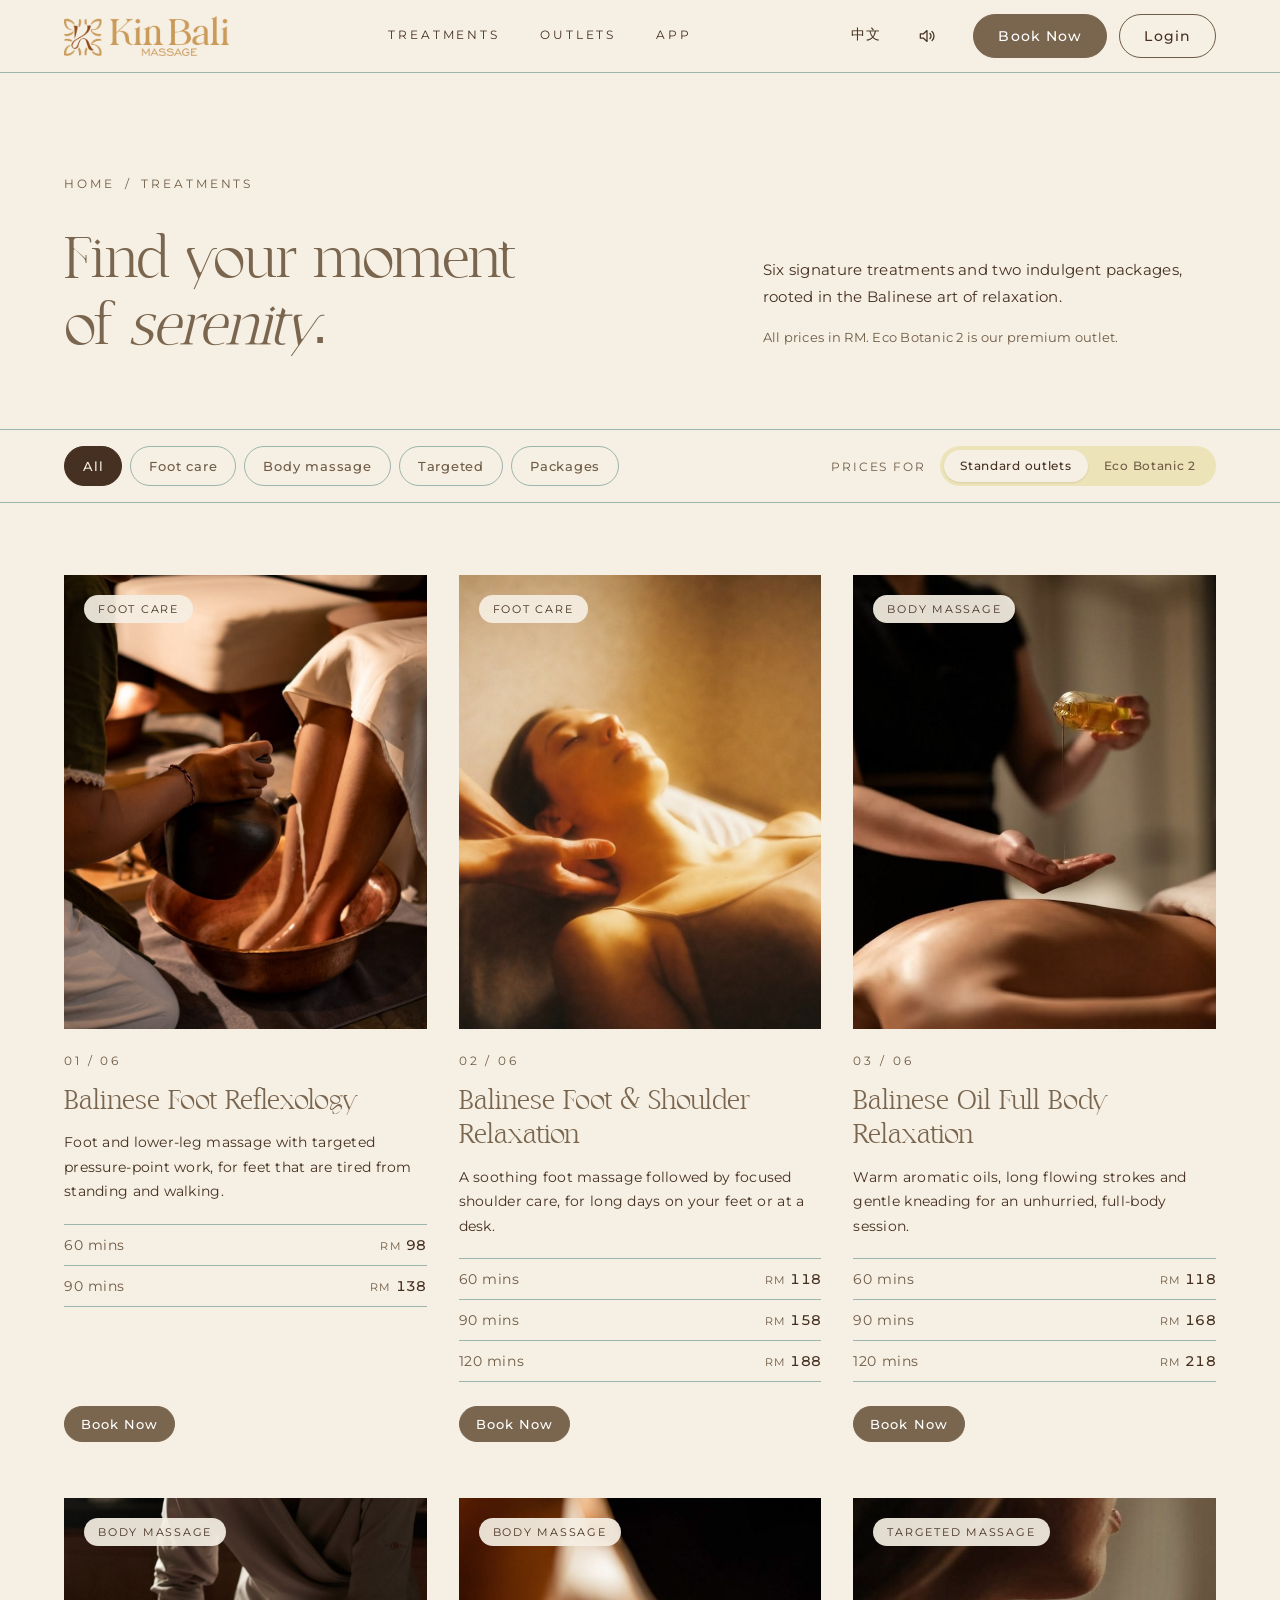
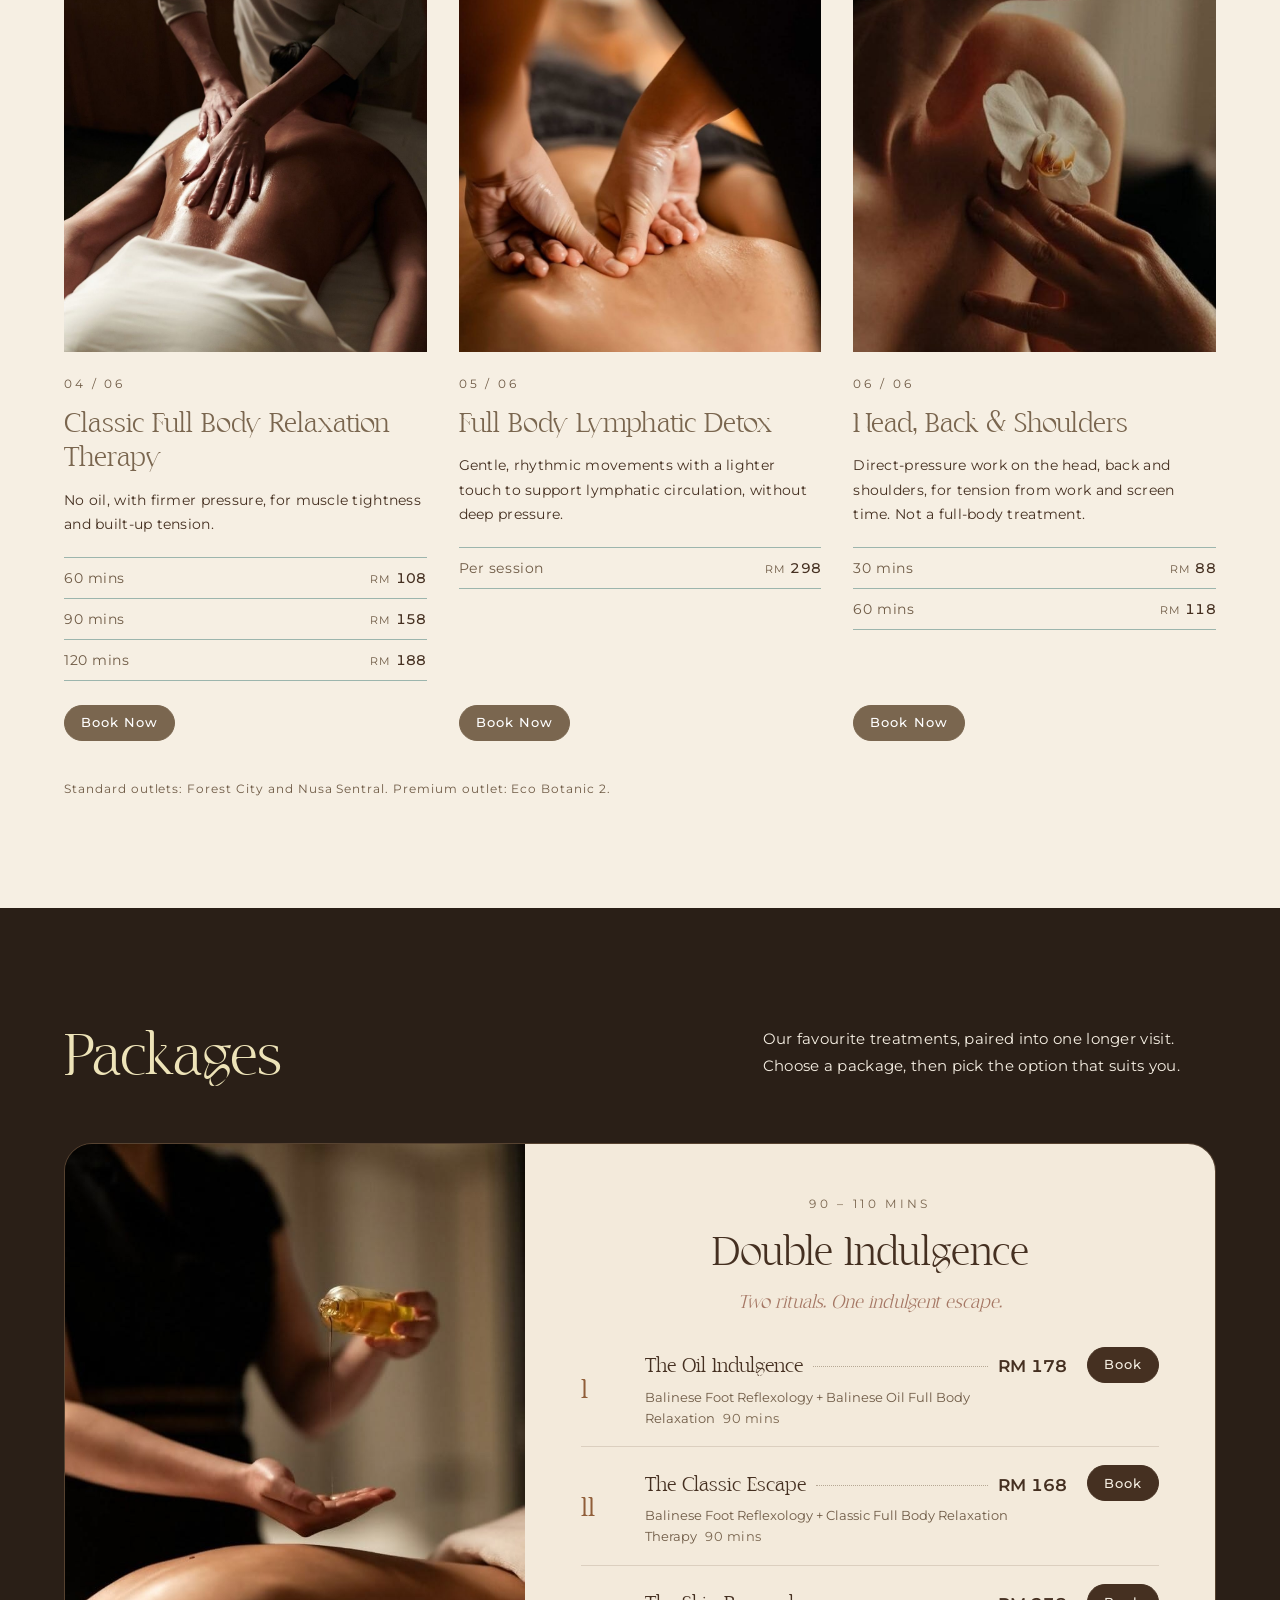
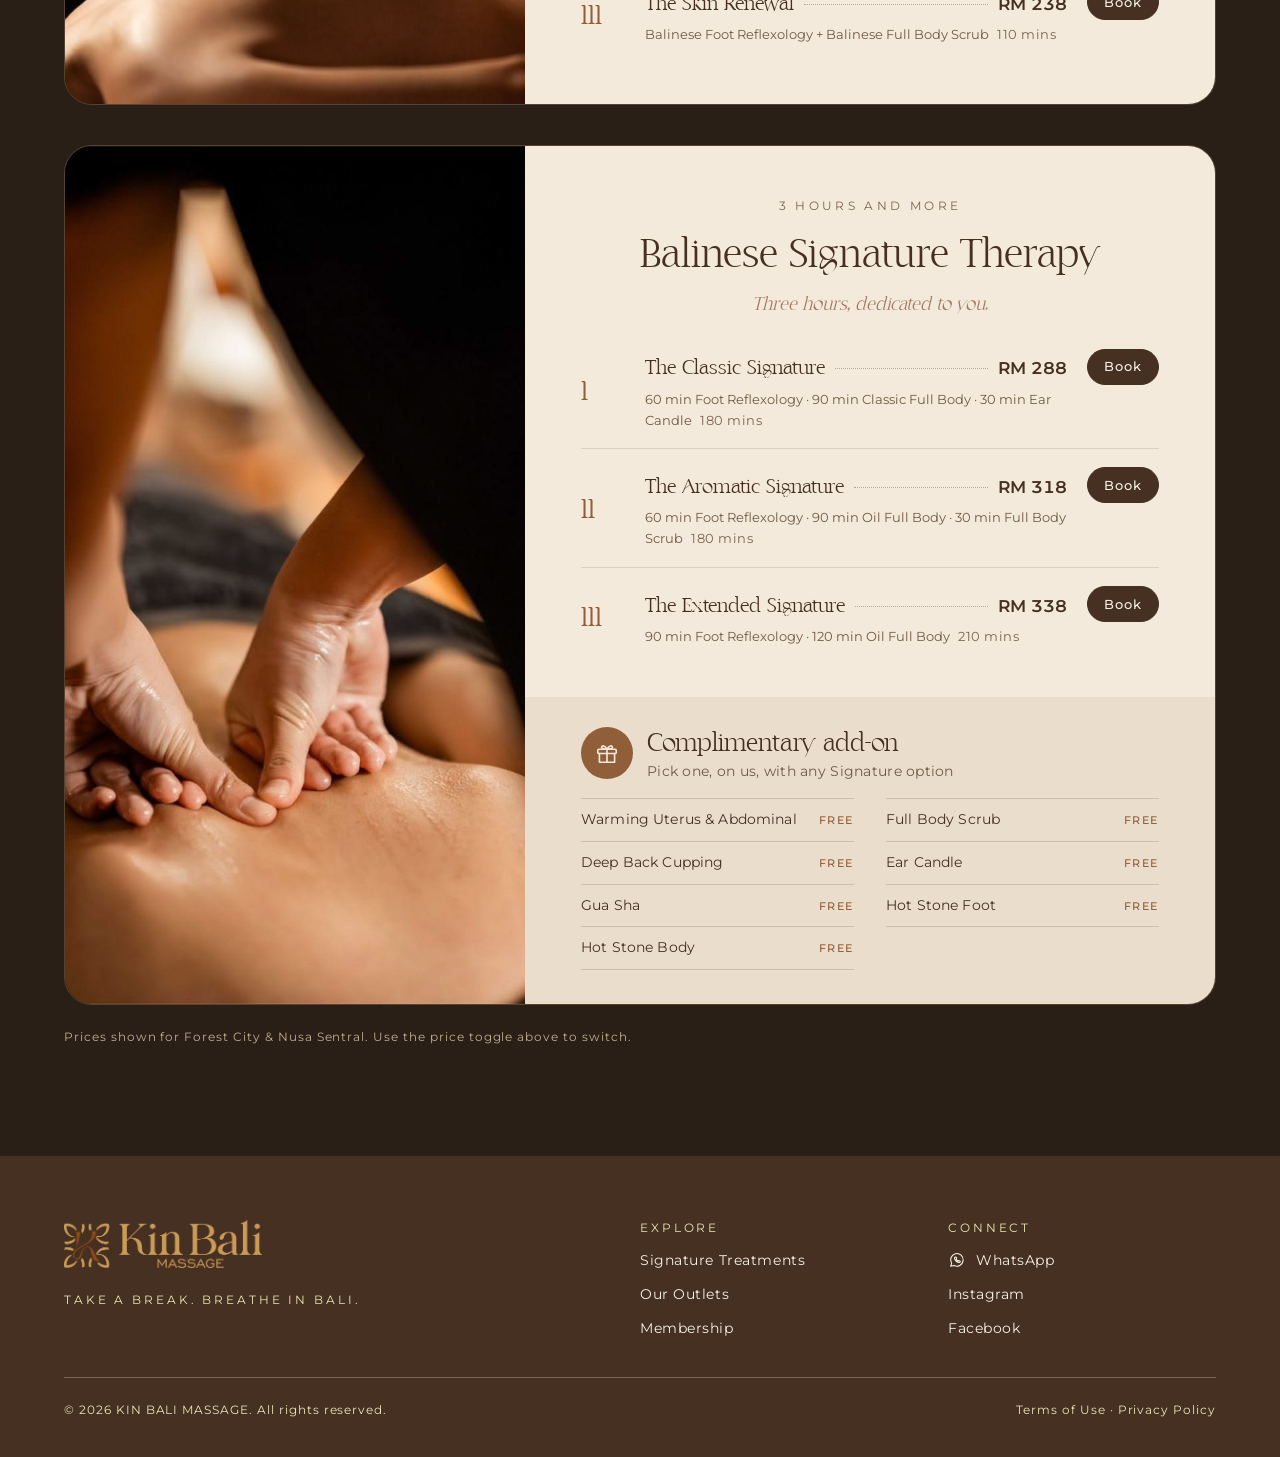
<file: treatments.html>
<!doctype html>
<html lang="en">
<head>
<meta charset="utf-8">
<meta name="viewport" content="width=device-width, initial-scale=1">
<title>Treatments — Kin Bali Massage</title>
<meta name="description" content="Six signature Balinese treatments and two indulgent packages. Prices for Forest City, Nusa Sentral and Eco Botanic 2.">
<meta property="og:title" content="Treatments — Kin Bali Massage">
<meta property="og:description" content="Find your moment of serenity.">
<meta property="og:image" content="assets/img/outlet-interior.jpg">
<meta name="theme-color" content="#453021">
<link rel="icon" href="assets/img/favicon.png">
<link rel="preconnect" href="https://fonts.googleapis.com">
<link rel="preconnect" href="https://fonts.gstatic.com" crossorigin>
<link rel="stylesheet" href="https://fonts.googleapis.com/css2?family=Montserrat:ital,wght@0,400;0,500;0,600;1,400&amp;display=swap">
<link rel="stylesheet" href="assets/css/style.css?v=2">
<style>
/* Main */
.v-d .story-bg { background: url(assets/img/forest-bg.jpg) center / cover no-repeat; }
/* Mobile */
.v-m .story-bg { background: url(assets/img/forest-bg.jpg) center / cover no-repeat; }
#m-story > * { position: relative; }
#m-story > .v-m .story-bg { position: absolute; }


.m-header { position: sticky; top: 0; z-index: 20; margin-bottom: -64px; background-color: transparent; transition: background-color .5s var(--ease), box-shadow .5s var(--ease), transform .45s var(--ease); }
.m-header.is-hidden { transform: translateY(-100%); box-shadow: none; }
.m-header.is-solid { background-color: var(--surface); box-shadow: 0 1px 0 var(--line); }
.m-rail { display: flex; gap: 16px; overflow-x: auto; scroll-snap-type: x mandatory; scroll-padding-left: 16px; padding: 8px 16px 24px; scrollbar-width: none; -webkit-overflow-scrolling: touch; }
.m-rail::-webkit-scrollbar { display: none; }
.m-rail > * { flex: 0 0 auto; scroll-snap-align: start; width: 300px; }
.dots { display: flex; justify-content: center; gap: 8px; }
.dot { width: 6px; height: 6px; border-radius: 50%; background: var(--line); transition: background-color .3s var(--ease), transform .3s var(--ease); }
.dot.is-on { background: var(--ink-brand); transform: scale(1.4); }
.bar { position: sticky; bottom: 0; z-index: 20; display: flex; gap: 12px; padding: 12px 16px; background: var(--surface); border-top: 1px solid var(--line); box-sizing: border-box; }
.bar .kb-btn { flex: 1 1 0; }
/* Treatments */

/* Treatments-Mobile */

</style>
</head>
<body>
<div class="pt-veil" aria-hidden="true"><div class="pt-mark"><img src="assets/img/logo.png" alt=""></div></div>
<audio id="bgm" src="assets/media/bgm.mp4" loop preload="auto" aria-hidden="true"></audio>
<div class="pg" id="pg-home" data-title="Kin Bali Massage — Balinese Massage in Johor" hidden>
<div class="v-d">
<div data-ref="pageRef" style="width: 100%; background: var(--surface); color: var(--ink); font-family: var(--font-en-sans), var(--font-cn-sans);">
  <header class="site-header is-clear">
    <div class="site-wrap" style="display: flex; align-items: center; justify-content: space-between; gap: 24px;">
      <a href="#top" aria-label="Kin Bali Massage home" style="display: flex; align-items: center;"><img class="site-logo" src="assets/img/logo.png" alt="Kin Bali Massage" style="height: 40px; width: auto; display: block;"></a>
      <nav class="site-nav-links" aria-label="Main" style="display: flex; align-items: center; gap: 40px; font-size: 12px; letter-spacing: 0.24em; text-transform: uppercase;">
        <a class="nav-link" href="treatments.html">Treatments</a>
        <a class="nav-link" href="#outlets">Outlets</a>
        <a class="nav-link" href="#membership">App</a>
      </nav>
      <div style="display: flex; align-items: center; gap: 24px;">
        <a class="nav-link" href="#top" lang="zh-Hans" aria-label="切换到中文版 (Switch to Chinese)" style="font-size: 14px; letter-spacing: 0.08em;">中文</a>
        <button type="button" class="snd-btn" aria-label="Mute background music" aria-pressed="true" data-onclick="toggleSound">
          <svg class="ico-on" width="20" height="20" viewBox="0 0 24 24" fill="none" stroke="currentColor" stroke-width="1.5" stroke-linecap="round" stroke-linejoin="round" aria-hidden="true"><path d="M4 9.5h3.5L12 5.5v13l-4.5-4H4z"></path><path d="M15.5 9a4 4 0 0 1 0 6"></path><path d="M18 6.5a7.5 7.5 0 0 1 0 11"></path></svg>
          <svg class="ico-off" width="20" height="20" viewBox="0 0 24 24" fill="none" stroke="currentColor" stroke-width="1.5" stroke-linecap="round" stroke-linejoin="round" aria-hidden="true"><path d="M4 9.5h3.5L12 5.5v13l-4.5-4H4z"></path><path d="M16 9.5l5 5M21 9.5l-5 5"></path></svg>
        </button>
        <div style="display: flex; align-items: center; gap: 12px;">
          <a class="kb-btn kb-btn--primary kb-btn--md" href="#outlets">Book Now</a>
          <a class="kb-btn kb-btn--secondary kb-btn--md" href="https://app.kinbali.com.my/login">Login</a>
        </div>
      </div>
    </div>
  </header>

  <!-- Hero: 16:9 video, copy and buttons centred over it -->
  <section id="top" class="hero-video">
    <div class="px-layer" style="transform: var(--heroVideoShift, none);">
      <video data-src="assets/media/hero.mp4" muted loop playsinline preload="none" aria-hidden="true" style="position: absolute; inset: 0; width: 100%; height: 100%; object-fit: cover; display: block;"></video>
    </div>
    <div class="hero-shade" style="background: rgba(42, 31, 23, 0.42);"></div>
    <div class="kb-night hero-copy" style="position: absolute; inset: 0; display: flex; align-items: center; justify-content: center; padding: 96px 24px; box-sizing: border-box; background: transparent;">
      <div style="display: flex; flex-direction: column; align-items: center; gap: 40px; max-width: 760px; text-align: center; transform: var(--heroTextShift, none); opacity: var(--heroTextFade, 1); will-change: transform, opacity;">
        <div class="kb-headline kb-headline--display kb-headline--center is-en kb-pre"><h1 class="kb-headline__title">Escape the noise.
Embrace <em>serenity</em>.</h1><p class="kb-headline__subtitle">A moment of calm, inspired by the art of Balinese massage.</p></div>
        <div style="display: flex; flex-wrap: wrap; justify-content: center; gap: 16px; align-items: center;">
          <a class="kb-btn kb-btn--primary kb-btn--md" href="#outlets">Book Now</a>
          <a class="kb-btn kb-btn--secondary kb-btn--md" href="treatments.html">Explore treatments</a>
        </div>
      </div>
      <a href="#treatments" class="scroll-cue hero-cue" style="position: absolute; left: 50%; bottom: 32px; transform: translateX(-50%); text-decoration: none; opacity: var(--heroTextFade, 1);">SCROLL<i></i></a>
    </div>
  </section>

  <!-- Signature treatments: coverflow carousel, feature card in the middle, auto-advances every 3.5s -->
  <section id="treatments" style="padding: 104px 0; overflow: hidden;">
    <div class="site-wrap" style="display: flex; flex-direction: column; gap: 40px;">
      <div class="reveal js-in-treat" data-ref="treatRef" style="display: flex; align-items: center; justify-content: space-between; flex-wrap: wrap; gap: 24px;">
        <h2 class="kb-section-title kb-section-title--lg kb-section-title--left"><span class="kb-section-title__label">Signature Treatments</span><span class="kb-section-title__rule" aria-hidden="true"></span></h2>
        <a class="kb-btn kb-btn--link kb-btn--md" href="treatments.html">More</a>
      </div>
      <div class="cf reveal reveal-2 js-in-treat" data-ontouchstart="cfTouchStart" data-ontouchend="cfTouchEnd">
        <div class="cf-glow" aria-hidden="true"></div>
        
          <div class="cf-item p0" data-onmouseenter="t.enter" data-onmouseleave="cfLeave" aria-hidden="false">
            <div class="cf-photo kb-tone--glow">
              <div class="cf-photo-inner"><img class="cf-img" src="assets/img/treatment-01-foot.jpg" alt="Therapist pouring warm water over feet in a copper basin" style="object-position: center 60%;"></div>
            </div>
            <div class="cf-copy">
              <span class="cf-num">01 / 03</span>
              <span class="kb-tag kb-tag--outline">Feet</span>
              <h3 class="cf-name">Balinese Foot Reflexology</h3>
              <p class="cf-desc">A restorative foot ritual inspired by traditional Balinese techniques.</p>
              <div class="cf-foot">
                <span class="cf-price">From RM 98</span>
                <span style="display: flex; align-items: center; gap: 16px;">
                  <a class="kb-btn kb-btn--link kb-btn--sm" href="treatments.html">Details</a>
                  <a class="kb-btn kb-btn--primary kb-btn--sm" href="#outlets">Book Now</a>
                </span>
              </div>
            </div>
            <button type="button" class="cf-hit" aria-label="Show Balinese Foot Reflexology" tabindex="-1" data-onclick="t.go"></button>
          </div>
        
          <div class="cf-item p1" data-onmouseenter="t.enter" data-onmouseleave="cfLeave" aria-hidden="false">
            <div class="cf-photo kb-tone--ochre">
              <div class="cf-photo-inner"><img class="cf-img" src="assets/img/treatment-02-shoulder.jpg" alt="Therapist massaging a relaxed guest's neck and shoulders" style="object-position: center 40%;"></div>
            </div>
            <div class="cf-copy">
              <span class="cf-num">02 / 03</span>
              <span class="kb-tag kb-tag--outline">Feet · Shoulders</span>
              <h3 class="cf-name">Balinese Foot & Shoulder Relaxation</h3>
              <p class="cf-desc">The perfect balance of soothing foot massage and tension-relieving shoulder care.</p>
              <div class="cf-foot">
                <span class="cf-price">From RM 118</span>
                <span style="display: flex; align-items: center; gap: 16px;">
                  <a class="kb-btn kb-btn--link kb-btn--sm" href="treatments.html">Details</a>
                  <a class="kb-btn kb-btn--primary kb-btn--sm" href="#outlets">Book Now</a>
                </span>
              </div>
            </div>
            <button type="button" class="cf-hit" aria-label="Show Balinese Foot & Shoulder Relaxation" tabindex="0" data-onclick="t.go"></button>
          </div>
        
          <div class="cf-item p2" data-onmouseenter="t.enter" data-onmouseleave="cfLeave" aria-hidden="false">
            <div class="cf-photo kb-tone--walnut">
              <div class="cf-photo-inner"><img class="cf-img" src="assets/img/treatment-03-oil.jpg" alt="Therapist pouring warm oil into her palm above a guest's back" style="object-position: center 55%;"></div>
            </div>
            <div class="cf-copy">
              <span class="cf-num">03 / 03</span>
              <span class="kb-tag kb-tag--outline">Full body</span>
              <h3 class="cf-name">Balinese Oil Full Body Relaxation</h3>
              <p class="cf-desc">Warm oils and flowing massage techniques for a deeply relaxing experience.</p>
              <div class="cf-foot">
                <span class="cf-price">From RM 118</span>
                <span style="display: flex; align-items: center; gap: 16px;">
                  <a class="kb-btn kb-btn--link kb-btn--sm" href="treatments.html">Details</a>
                  <a class="kb-btn kb-btn--primary kb-btn--sm" href="#outlets">Book Now</a>
                </span>
              </div>
            </div>
            <button type="button" class="cf-hit" aria-label="Show Balinese Oil Full Body Relaxation" tabindex="0" data-onclick="t.go"></button>
          </div>
        
          <div class="cf-item p3" data-onmouseenter="t.enter" data-onmouseleave="cfLeave" aria-hidden="true">
            <div class="cf-photo kb-tone--glow">
              <div class="cf-photo-inner"><img class="cf-img" src="assets/img/treatment-01-foot.jpg" alt="Therapist pouring warm water over feet in a copper basin" style="object-position: center 60%;"></div>
            </div>
            <div class="cf-copy">
              <span class="cf-num">01 / 03</span>
              <span class="kb-tag kb-tag--outline">Feet</span>
              <h3 class="cf-name">Balinese Foot Reflexology</h3>
              <p class="cf-desc">A restorative foot ritual inspired by traditional Balinese techniques.</p>
              <div class="cf-foot">
                <span class="cf-price">From RM 98</span>
                <span style="display: flex; align-items: center; gap: 16px;">
                  <a class="kb-btn kb-btn--link kb-btn--sm" href="treatments.html">Details</a>
                  <a class="kb-btn kb-btn--primary kb-btn--sm" href="#outlets">Book Now</a>
                </span>
              </div>
            </div>
            <button type="button" class="cf-hit" aria-label="Show Balinese Foot Reflexology" tabindex="-1" data-onclick="t.go"></button>
          </div>
        
          <div class="cf-item p4" data-onmouseenter="t.enter" data-onmouseleave="cfLeave" aria-hidden="true">
            <div class="cf-photo kb-tone--ochre">
              <div class="cf-photo-inner"><img class="cf-img" src="assets/img/treatment-02-shoulder.jpg" alt="Therapist massaging a relaxed guest's neck and shoulders" style="object-position: center 40%;"></div>
            </div>
            <div class="cf-copy">
              <span class="cf-num">02 / 03</span>
              <span class="kb-tag kb-tag--outline">Feet · Shoulders</span>
              <h3 class="cf-name">Balinese Foot & Shoulder Relaxation</h3>
              <p class="cf-desc">The perfect balance of soothing foot massage and tension-relieving shoulder care.</p>
              <div class="cf-foot">
                <span class="cf-price">From RM 118</span>
                <span style="display: flex; align-items: center; gap: 16px;">
                  <a class="kb-btn kb-btn--link kb-btn--sm" href="treatments.html">Details</a>
                  <a class="kb-btn kb-btn--primary kb-btn--sm" href="#outlets">Book Now</a>
                </span>
              </div>
            </div>
            <button type="button" class="cf-hit" aria-label="Show Balinese Foot & Shoulder Relaxation" tabindex="-1" data-onclick="t.go"></button>
          </div>
        
          <div class="cf-item m4" data-onmouseenter="t.enter" data-onmouseleave="cfLeave" aria-hidden="true">
            <div class="cf-photo kb-tone--walnut">
              <div class="cf-photo-inner"><img class="cf-img" src="assets/img/treatment-03-oil.jpg" alt="Therapist pouring warm oil into her palm above a guest's back" style="object-position: center 55%;"></div>
            </div>
            <div class="cf-copy">
              <span class="cf-num">03 / 03</span>
              <span class="kb-tag kb-tag--outline">Full body</span>
              <h3 class="cf-name">Balinese Oil Full Body Relaxation</h3>
              <p class="cf-desc">Warm oils and flowing massage techniques for a deeply relaxing experience.</p>
              <div class="cf-foot">
                <span class="cf-price">From RM 118</span>
                <span style="display: flex; align-items: center; gap: 16px;">
                  <a class="kb-btn kb-btn--link kb-btn--sm" href="treatments.html">Details</a>
                  <a class="kb-btn kb-btn--primary kb-btn--sm" href="#outlets">Book Now</a>
                </span>
              </div>
            </div>
            <button type="button" class="cf-hit" aria-label="Show Balinese Oil Full Body Relaxation" tabindex="-1" data-onclick="t.go"></button>
          </div>
        
          <div class="cf-item m3" data-onmouseenter="t.enter" data-onmouseleave="cfLeave" aria-hidden="true">
            <div class="cf-photo kb-tone--glow">
              <div class="cf-photo-inner"><img class="cf-img" src="assets/img/treatment-01-foot.jpg" alt="Therapist pouring warm water over feet in a copper basin" style="object-position: center 60%;"></div>
            </div>
            <div class="cf-copy">
              <span class="cf-num">01 / 03</span>
              <span class="kb-tag kb-tag--outline">Feet</span>
              <h3 class="cf-name">Balinese Foot Reflexology</h3>
              <p class="cf-desc">A restorative foot ritual inspired by traditional Balinese techniques.</p>
              <div class="cf-foot">
                <span class="cf-price">From RM 98</span>
                <span style="display: flex; align-items: center; gap: 16px;">
                  <a class="kb-btn kb-btn--link kb-btn--sm" href="treatments.html">Details</a>
                  <a class="kb-btn kb-btn--primary kb-btn--sm" href="#outlets">Book Now</a>
                </span>
              </div>
            </div>
            <button type="button" class="cf-hit" aria-label="Show Balinese Foot Reflexology" tabindex="-1" data-onclick="t.go"></button>
          </div>
        
          <div class="cf-item m2" data-onmouseenter="t.enter" data-onmouseleave="cfLeave" aria-hidden="false">
            <div class="cf-photo kb-tone--ochre">
              <div class="cf-photo-inner"><img class="cf-img" src="assets/img/treatment-02-shoulder.jpg" alt="Therapist massaging a relaxed guest's neck and shoulders" style="object-position: center 40%;"></div>
            </div>
            <div class="cf-copy">
              <span class="cf-num">02 / 03</span>
              <span class="kb-tag kb-tag--outline">Feet · Shoulders</span>
              <h3 class="cf-name">Balinese Foot & Shoulder Relaxation</h3>
              <p class="cf-desc">The perfect balance of soothing foot massage and tension-relieving shoulder care.</p>
              <div class="cf-foot">
                <span class="cf-price">From RM 118</span>
                <span style="display: flex; align-items: center; gap: 16px;">
                  <a class="kb-btn kb-btn--link kb-btn--sm" href="treatments.html">Details</a>
                  <a class="kb-btn kb-btn--primary kb-btn--sm" href="#outlets">Book Now</a>
                </span>
              </div>
            </div>
            <button type="button" class="cf-hit" aria-label="Show Balinese Foot & Shoulder Relaxation" tabindex="0" data-onclick="t.go"></button>
          </div>
        
          <div class="cf-item m1" data-onmouseenter="t.enter" data-onmouseleave="cfLeave" aria-hidden="false">
            <div class="cf-photo kb-tone--walnut">
              <div class="cf-photo-inner"><img class="cf-img" src="assets/img/treatment-03-oil.jpg" alt="Therapist pouring warm oil into her palm above a guest's back" style="object-position: center 55%;"></div>
            </div>
            <div class="cf-copy">
              <span class="cf-num">03 / 03</span>
              <span class="kb-tag kb-tag--outline">Full body</span>
              <h3 class="cf-name">Balinese Oil Full Body Relaxation</h3>
              <p class="cf-desc">Warm oils and flowing massage techniques for a deeply relaxing experience.</p>
              <div class="cf-foot">
                <span class="cf-price">From RM 118</span>
                <span style="display: flex; align-items: center; gap: 16px;">
                  <a class="kb-btn kb-btn--link kb-btn--sm" href="treatments.html">Details</a>
                  <a class="kb-btn kb-btn--primary kb-btn--sm" href="#outlets">Book Now</a>
                </span>
              </div>
            </div>
            <button type="button" class="cf-hit" aria-label="Show Balinese Oil Full Body Relaxation" tabindex="0" data-onclick="t.go"></button>
          </div>
        
      </div>
      <div class="acc-progress" role="tablist" aria-label="Treatments">
        
          <button type="button" role="tab" aria-selected="true" class="acc-seg is-on" data-onclick="t.pick">
            <span class="acc-track"><span class="acc-fill run-b"></span></span>
            <span class="acc-seg__label">01 · Balinese Foot Reflexology</span>
          </button>
        
          <button type="button" role="tab" aria-selected="false" class="acc-seg " data-onclick="t.pick">
            <span class="acc-track"><span class="acc-fill "></span></span>
            <span class="acc-seg__label">02 · Balinese Foot & Shoulder Relaxation</span>
          </button>
        
          <button type="button" role="tab" aria-selected="false" class="acc-seg " data-onclick="t.pick">
            <span class="acc-track"><span class="acc-fill "></span></span>
            <span class="acc-seg__label">03 · Balinese Oil Full Body Relaxation</span>
          </button>
        
      </div>
    </div>
  </section>

  <!-- Story: photo parallax, copy reveals -->
  <section id="story" class="kb-night" style="position: relative; background: var(--leaf-jungle); padding: 104px 0; overflow: hidden;">
    <div class="px-layer story-bg" aria-hidden="true" style="transform: var(--storyBgShift, none);"></div>
    <div aria-hidden="true" style="position: absolute; inset: 0; background: rgba(24, 28, 16, 0.45); pointer-events: none;"></div>
    <div class="site-wrap site-story" style="position: relative;">
      <div class="px-frame site-photo-tall" role="img" aria-label="Kin Bali Massage outlet interior" style="width: 100%; aspect-ratio: 504 / 740; max-height: 740px;">
        <div class="px-layer kb-tone--clay" style="top: 0; height: 112%; transform: var(--storyPhotoShift, none);"><img src="assets/img/outlet-interior.jpg" alt="Kin Bali Massage outlet reception with warm lighting and carved wooden stools" style="display: block; width: 100%; height: 100%; object-fit: cover; object-position: right top;"></div>
      </div>
      <div data-ref="storyRef" style="display: flex; flex-direction: column; gap: 24px;">
        <div class="reveal js-in-story"><h2 class="kb-section-title kb-section-title--sm kb-section-title--left"><span class="kb-section-title__label">Our Story</span><span class="kb-section-title__rule" aria-hidden="true"></span></h2></div>
        <div class="reveal reveal-2 js-in-story"><div class="kb-headline kb-headline--display kb-headline--left is-en kb-pre"><h2 class="kb-headline__title">Born in Bali.
Created for <em>Malaysia</em>.</h2></div></div>
        <div class="reveal reveal-3 js-in-story" style="display: flex; flex-direction: column; gap: 16px; margin-top: 16px;">
          <p style="margin: 0; font-size: 15px; line-height: 1.8; letter-spacing: 0.04em;">Inspired by Bali's timeless wellness traditions, natural beauty and warm hospitality, KIN BALI brings the art of Balinese relaxation into modern Malaysia.</p>
          <p style="margin: 0; font-size: 15px; line-height: 1.8; letter-spacing: 0.04em;">More than a massage, it is a moment to slow down, reconnect with yourself and restore your sense of balance.</p>
        </div>
      </div>
    </div>
  </section>

  <!-- Outlets: horizontal rail -->
  <section id="outlets" style="padding: 104px 0;">
    <div class="site-wrap" style="display: flex; flex-direction: column; gap: 48px;">
      <div class="reveal js-in-outlet" data-ref="outletRef" style="display: flex; align-items: center; justify-content: space-between; gap: 24px;">
        <h2 class="kb-section-title kb-section-title--lg kb-section-title--left"><span class="kb-section-title__label">Our Outlets</span><span class="kb-section-title__rule" aria-hidden="true"></span></h2>
      </div>
      <div class="outlet-grid" data-ref="outletRail">
        <div class="rail-item" style="display: flex; flex-direction: column; gap: 24px;">
          <article class="kb-outlet"><h3 class="kb-outlet__name">Kin Bali Nusa Sentral</h3><p class="kb-outlet__area"><span>Taman Nusa Sentral, Iskandar Puteri</span></p><dl class="kb-outlet__hours"><div class="kb-outlet__row"><dt>Mon – Thu</dt><dd>10:00am – 1:00am</dd></div><div class="kb-outlet__row"><dt>Fri – Sun</dt><dd>10:00am – 3:00am</dd></div></dl><div class="kb-outlet__actions"><a class="kb-btn kb-btn--primary kb-btn--sm" href="https://wa.me/60127586655" target="_blank" rel="noopener">Book Now</a><a class="kb-btn kb-btn--link kb-btn--sm" href="https://www.google.com/maps/search/?api=1&amp;query=Kin%20Bali%20Nusa%20Sentral%20Johor" target="_blank" rel="noopener">Google Maps</a><a class="kb-btn kb-btn--link kb-btn--sm" href="https://waze.com/ul?q=Kin%20Bali%20Nusa%20Sentral%20Johor" target="_blank" rel="noopener">Waze</a></div></article>
        </div>
        <div class="rail-item" style="display: flex; flex-direction: column; gap: 24px;">
          <article class="kb-outlet"><h3 class="kb-outlet__name">Kin Bali Eco Botanic 2</h3><p class="kb-outlet__area"><span>Eco Botanic, Iskandar Puteri</span></p><dl class="kb-outlet__hours"><div class="kb-outlet__row"><dt>Mon – Thu</dt><dd>10:00am – 1:00am</dd></div><div class="kb-outlet__row"><dt>Fri – Sun</dt><dd>10:00am – 3:00am</dd></div></dl><div class="kb-outlet__actions"><a class="kb-btn kb-btn--primary kb-btn--sm" href="https://wa.me/60182286655" target="_blank" rel="noopener">Book Now</a><a class="kb-btn kb-btn--link kb-btn--sm" href="https://www.google.com/maps/search/?api=1&amp;query=Kin%20Bali%20Eco%20Botanic%202%20Johor" target="_blank" rel="noopener">Google Maps</a><a class="kb-btn kb-btn--link kb-btn--sm" href="https://waze.com/ul?q=Kin%20Bali%20Eco%20Botanic%202%20Johor" target="_blank" rel="noopener">Waze</a></div></article>
        </div>
        <div class="rail-item" style="display: flex; flex-direction: column; gap: 24px;">
          <article class="kb-outlet"><h3 class="kb-outlet__name">Kin Bali Forest City</h3><p class="kb-outlet__area"><span>Forest City, Gelang Patah</span></p><dl class="kb-outlet__hours"><div class="kb-outlet__row"><dt>Daily</dt><dd>12:00pm – 12:00am</dd></div></dl><div class="kb-outlet__actions"><a class="kb-btn kb-btn--primary kb-btn--sm" href="https://wa.me/60128478080" target="_blank" rel="noopener">Book Now</a><a class="kb-btn kb-btn--link kb-btn--sm" href="https://www.google.com/maps/search/?api=1&amp;query=Kin%20Bali%20Forest%20City%20Johor" target="_blank" rel="noopener">Google Maps</a><a class="kb-btn kb-btn--link kb-btn--sm" href="https://waze.com/ul?q=Kin%20Bali%20Forest%20City%20Johor" target="_blank" rel="noopener">Waze</a></div></article>
        </div>
      </div>
    </div>
  </section>

  <!-- Membership: centre stage — headline on top, the app rising from the section floor, benefits either side -->
  <section id="membership" class="kb-night" style="position: relative; padding: 60px 0 0; overflow: hidden;">
    <div aria-hidden="true" style="position: absolute; left: 50%; bottom: -200px; width: 760px; height: 560px; margin-left: -380px; border-radius: 50%; background: var(--light-glow); opacity: 0.22; filter: blur(110px); transform: var(--glowShift, none); will-change: transform; pointer-events: none;"></div>
    <div class="site-wrap" data-ref="memberRef" style="position: relative; display: flex; flex-direction: column; align-items: center; gap: 40px;">
      <div class="reveal js-in-member" style="max-width: 760px;"><div class="kb-headline kb-headline--display kb-headline--center is-en"><h2 class="kb-headline__title">A little <em>more</em>, every time.</h2><p class="kb-headline__subtitle">Exclusive privileges, birthday treats and rewards from our partners.</p></div></div>
      <div class="member-stage reveal reveal-2 js-in-member">
        <div class="ms-side ms-left">
          <div style="display: flex; flex-direction: column; align-items: flex-end; gap: 8px;">
            <span style="font-size: 12px; letter-spacing: 0.24em; color: var(--ink-soft);">01</span>
            <h3 style="margin: 0; font-family: var(--font-en-serif); font-size: 28px; line-height: 1.2; font-weight: 400; color: var(--ink-brand);">Member Privileges</h3>
            <p style="margin: 0; font-size: 14px; line-height: 22px;">Exclusive perks. Special birthday treats.</p>
          </div>
          <div style="display: flex; flex-direction: column; align-items: flex-end; gap: 8px;">
            <span style="font-size: 12px; letter-spacing: 0.24em; color: var(--ink-soft);">02</span>
            <h3 style="margin: 0; font-family: var(--font-en-serif); font-size: 28px; line-height: 1.2; font-weight: 400; color: var(--ink-brand);">Partner Rewards</h3>
            <p style="margin: 0; font-size: 14px; line-height: 22px;">More perks from our partners.</p>
          </div>
        </div>
        <div class="app-phone" style="width: 340px; height: 500px;"><img src="assets/img/app-screen.jpg" alt="Kin Bali Massage app home screen showing treatment shortcuts and special packages"></div>
        <div class="ms-side ms-right">
          <div style="display: flex; flex-direction: column; align-items: flex-start; gap: 8px;">
            <span style="font-size: 12px; letter-spacing: 0.24em; color: var(--ink-soft);">03</span>
            <h3 style="margin: 0; font-family: var(--font-en-serif); font-size: 28px; line-height: 1.2; font-weight: 400; color: var(--ink-brand);">All in One Place</h3>
            <p style="margin: 0; font-size: 14px; line-height: 22px;">Your membership, credits and rewards in one app.</p>
          </div>
          <div class="ms-badges">
            <a class="store-badge" href="#membership" aria-label="Download on the App Store"><svg width="22" height="22" viewBox="0 0 24 24" fill="none" stroke="currentColor" stroke-width="1.5" stroke-linecap="round" stroke-linejoin="round" aria-hidden="true"><rect x="6" y="2.5" width="12" height="19" rx="2.5"></rect><path d="M10.5 18.5h3"></path></svg><span><small>Download on the</small><b>App Store</b></span></a>
            <a class="store-badge" href="#membership" aria-label="Get it on Google Play"><svg width="22" height="22" viewBox="0 0 24 24" fill="none" stroke="currentColor" stroke-width="1.5" stroke-linecap="round" stroke-linejoin="round" aria-hidden="true"><rect x="6" y="2.5" width="12" height="19" rx="2.5"></rect><path d="M10.5 18.5h3"></path></svg><span><small>Get it on</small><b>Google Play</b></span></a>
          </div>
        </div>
      </div>
    </div>
  </section>

  <footer style="background: var(--earth-cocoa); color: var(--light-rice); padding: 64px 0 40px;">
    <div class="site-wrap" style="display: flex; flex-direction: column; gap: 40px;">
      <div class="site-foot">
        <div style="display: flex; flex-direction: column; gap: 24px;">
          <img src="assets/img/logo.png" alt="Kin Bali Massage" style="height: 48px; width: auto; align-self: flex-start;">
          <p style="margin: 0; font-size: 12px; line-height: 16px; letter-spacing: 0.24em; text-transform: uppercase; color: var(--light-butter);">Take a break. Breathe in Bali.</p>
        </div>
        <nav aria-label="Explore" style="display: flex; flex-direction: column; gap: 16px; font-size: 14px; letter-spacing: 0.04em;">
          <span style="font-size: 12px; letter-spacing: 0.24em; color: var(--light-butter);">EXPLORE</span>
          <a href="treatments.html" style="color: var(--light-rice); text-decoration: none;">Signature Treatments</a>
          <a href="#outlets" style="color: var(--light-rice); text-decoration: none;">Our Outlets</a>
          <a href="#membership" style="color: var(--light-rice); text-decoration: none;">Membership</a>
        </nav>
        <nav aria-label="Connect" style="display: flex; flex-direction: column; gap: 16px; font-size: 14px; letter-spacing: 0.04em;">
          <span style="font-size: 12px; letter-spacing: 0.24em; color: var(--light-butter);">CONNECT</span>
          <div class="wa-wrap "><button type="button" class="wa-trigger" aria-expanded="false" aria-haspopup="true" data-onclick="toggleWa"><svg width="18" height="18" viewBox="0 0 24 24" fill="none" stroke="currentColor" stroke-width="1.5" stroke-linecap="round" stroke-linejoin="round" aria-hidden="true"><path d="M3.6 20.4l1.2-4A8.4 8.4 0 1 1 8 19.3z"></path><path d="M9.2 8.6c.2-.5.6-.6.9-.6h.4c.2 0 .4.1.5.4l.6 1.5c.1.2 0 .5-.2.7l-.5.5c.5 1 1.3 1.8 2.3 2.3l.5-.5c.2-.2.5-.3.7-.2l1.5.6c.3.1.4.3.4.5v.4c0 .3-.1.7-.6.9-.6.3-1.7.4-3.3-.5a8 8 0 0 1-3-3c-.9-1.6-.8-2.7-.5-3.3z"></path></svg>WhatsApp</button><div class="wa-pop" role="menu" aria-label="Choose an outlet"><div class="wa-opt"><span class="wa-ic"><svg width="20" height="20" viewBox="0 0 24 24" fill="none" stroke="currentColor" stroke-width="1.5" stroke-linecap="round" stroke-linejoin="round" aria-hidden="true"><path d="M3.6 20.4l1.2-4A8.4 8.4 0 1 1 8 19.3z"></path><path d="M9.2 8.6c.2-.5.6-.6.9-.6h.4c.2 0 .4.1.5.4l.6 1.5c.1.2 0 .5-.2.7l-.5.5c.5 1 1.3 1.8 2.3 2.3l.5-.5c.2-.2.5-.3.7-.2l1.5.6c.3.1.4.3.4.5v.4c0 .3-.1.7-.6.9-.6.3-1.7.4-3.3-.5a8 8 0 0 1-3-3c-.9-1.6-.8-2.7-.5-3.3z"></path></svg></span><span class="wa-txt"><span class="wa-name">Forest City</span><span class="wa-area">Forest City, Gelang Patah</span></span><a class="kb-btn kb-btn--sm wa-book" href="https://wa.me/60128478080" target="_blank" rel="noopener">Book</a></div><div class="wa-opt"><span class="wa-ic"><svg width="20" height="20" viewBox="0 0 24 24" fill="none" stroke="currentColor" stroke-width="1.5" stroke-linecap="round" stroke-linejoin="round" aria-hidden="true"><path d="M3.6 20.4l1.2-4A8.4 8.4 0 1 1 8 19.3z"></path><path d="M9.2 8.6c.2-.5.6-.6.9-.6h.4c.2 0 .4.1.5.4l.6 1.5c.1.2 0 .5-.2.7l-.5.5c.5 1 1.3 1.8 2.3 2.3l.5-.5c.2-.2.5-.3.7-.2l1.5.6c.3.1.4.3.4.5v.4c0 .3-.1.7-.6.9-.6.3-1.7.4-3.3-.5a8 8 0 0 1-3-3c-.9-1.6-.8-2.7-.5-3.3z"></path></svg></span><span class="wa-txt"><span class="wa-name">Eco Botanic 2</span><span class="wa-area">Eco Botanic, Iskandar Puteri</span></span><a class="kb-btn kb-btn--sm wa-book" href="https://wa.me/60182286655" target="_blank" rel="noopener">Book</a></div><div class="wa-opt"><span class="wa-ic"><svg width="20" height="20" viewBox="0 0 24 24" fill="none" stroke="currentColor" stroke-width="1.5" stroke-linecap="round" stroke-linejoin="round" aria-hidden="true"><path d="M3.6 20.4l1.2-4A8.4 8.4 0 1 1 8 19.3z"></path><path d="M9.2 8.6c.2-.5.6-.6.9-.6h.4c.2 0 .4.1.5.4l.6 1.5c.1.2 0 .5-.2.7l-.5.5c.5 1 1.3 1.8 2.3 2.3l.5-.5c.2-.2.5-.3.7-.2l1.5.6c.3.1.4.3.4.5v.4c0 .3-.1.7-.6.9-.6.3-1.7.4-3.3-.5a8 8 0 0 1-3-3c-.9-1.6-.8-2.7-.5-3.3z"></path></svg></span><span class="wa-txt"><span class="wa-name">Nusa Sentral</span><span class="wa-area">Taman Nusa Sentral, Iskandar Puteri</span></span><a class="kb-btn kb-btn--sm wa-book" href="https://wa.me/60127586655" target="_blank" rel="noopener">Book</a></div></div></div>
          <a href="https://www.instagram.com/kinbalimassage/" target="_blank" rel="noopener" style="color: var(--light-rice); text-decoration: none;">Instagram</a>
          <a href="https://www.facebook.com/kinbalimassage/" target="_blank" rel="noopener" style="color: var(--light-rice); text-decoration: none;">Facebook</a>
        </nav>
      </div>
      <div style="display: flex; flex-wrap: wrap; justify-content: space-between; gap: 16px; padding-top: 24px; border-top: 1px solid var(--earth-walnut); font-size: 12px; letter-spacing: 0.08em; color: var(--light-butter);">
        <span>© 2026 KIN BALI MASSAGE. All rights reserved.</span>
        <span>Terms of Use · Privacy Policy</span>
      </div>
    </div>
  </footer>
</div>
</div>
<div class="v-m">
<div class="phone" data-ref="phoneRef" style="background: var(--surface); color: var(--ink); font-family: var(--font-en-sans), var(--font-cn-sans);">

  <!-- Mobile menu: full-screen panel that fades and slides in over the page -->
  <div class="m-menu kb-night " role="dialog" aria-modal="true" aria-label="Menu">
    <div style="display: flex; align-items: center; justify-content: flex-end; height: 64px; padding: 0 16px;">
      <button type="button" aria-label="Close menu" data-onclick="closeMenu" style="width: 44px; height: 44px; display: flex; align-items: center; justify-content: center; background: none; border: 0; padding: 0; color: var(--ink); cursor: pointer;">
        <svg width="22" height="22" viewBox="0 0 24 24" fill="none" stroke="currentColor" stroke-width="1.5" stroke-linecap="round" aria-hidden="true"><path d="M6 6l12 12M18 6L6 18"></path></svg>
      </button>
    </div>
    <div class="m-menu__body">
      <div class="m-menu__book"><a class="kb-btn kb-btn--primary kb-btn--md" href="#m-outlets">Book Now</a><a class="kb-btn kb-btn--secondary kb-btn--md" href="https://app.kinbali.com.my/login">Login</a></div>
      <nav class="m-menu__links" aria-label="Main">
        <a href="treatments.html" data-onclick="closeMenu"><span>01</span>Treatments</a>
        <a href="#m-story" data-onclick="closeMenu"><span>02</span>Our Story</a>
        <a href="#m-outlets" data-onclick="closeMenu"><span>03</span>Outlets</a>
        <a href="#m-membership" data-onclick="closeMenu"><span>04</span>App</a>
        <a href="#m-contact" data-onclick="closeMenu"><span>05</span>Contact Us</a>
      </nav>
    </div>
    <div style="padding: 0 24px;">
      <img src="assets/img/logo.png" alt="Kin Bali Massage" style="height: 28px; width: auto; display: block; filter: brightness(0) invert(1);">
    </div>
  </div>
  <header class="m-header is-clear" style="display: flex; align-items: center; justify-content: space-between; gap: 12px; height: 64px; padding: 0 16px; box-sizing: border-box;">
    <a href="#m-top" aria-label="Kin Bali Massage home" style="display: flex;"><img class="site-logo" src="assets/img/logo.png" alt="Kin Bali Massage" style="height: 24px; width: auto; display: block;"></a>
    <div style="display: flex; align-items: center; gap: 8px;">
      <a href="#m-top" lang="zh-Hans" aria-label="切换到中文版 (Switch to Chinese)" style="display: inline-flex; align-items: center; min-height: 44px; padding: 0 4px; font-size: 13px; letter-spacing: 0.06em; color: var(--ink); text-decoration: none;">中文</a>
      <button type="button" class="snd-btn" aria-label="Mute background music" aria-pressed="true" data-onclick="toggleSound">
        <svg class="ico-on" width="20" height="20" viewBox="0 0 24 24" fill="none" stroke="currentColor" stroke-width="1.5" stroke-linecap="round" stroke-linejoin="round" aria-hidden="true"><path d="M4 9.5h3.5L12 5.5v13l-4.5-4H4z"></path><path d="M15.5 9a4 4 0 0 1 0 6"></path><path d="M18 6.5a7.5 7.5 0 0 1 0 11"></path></svg>
        <svg class="ico-off" width="20" height="20" viewBox="0 0 24 24" fill="none" stroke="currentColor" stroke-width="1.5" stroke-linecap="round" stroke-linejoin="round" aria-hidden="true"><path d="M4 9.5h3.5L12 5.5v13l-4.5-4H4z"></path><path d="M16 9.5l5 5M21 9.5l-5 5"></path></svg>
      </button>
      <button type="button" aria-label="Open menu" aria-expanded="false" data-onclick="openMenu" style="width: 44px; height: 44px; display: flex; align-items: center; justify-content: center; background: none; border: 0; padding: 0; color: var(--ink); cursor: pointer;">
        <svg width="22" height="22" viewBox="0 0 24 24" fill="none" stroke="currentColor" stroke-width="1.5" stroke-linecap="round" aria-hidden="true"><path d="M3 7h18M3 12h18M3 17h18"></path></svg>
      </button>
    </div>
  </header>

  <!-- Hero: the 16:9 video cropped to fill the phone, copy and button centred over it -->
  <section id="m-top" class="px-frame" style="height: 640px; display: flex; flex-direction: column; align-items: center; justify-content: center; padding: 32px 16px; box-sizing: border-box;">
    <div class="px-layer" style="transform: var(--heroPhotoShift, none);">
      <video data-src="assets/media/hero.mp4" muted loop playsinline preload="none" aria-hidden="true" style="position: absolute; inset: 0; width: 100%; height: 100%; object-fit: cover; display: block;"></video>
    </div>
    <div aria-hidden="true" style="position: absolute; inset: 0; background: rgba(42, 31, 23, 0.45); pointer-events: none;"></div>
    <div class="kb-night" style="position: relative; display: flex; flex-direction: column; align-items: center; gap: 24px; text-align: center; background: transparent; transform: var(--heroTextShift, none); opacity: var(--heroTextFade, 1);">
      <div class="kb-headline kb-headline--display kb-headline--center is-en kb-pre"><h1 class="kb-headline__title">Escape the noise.
Embrace <em>serenity</em>.</h1><p class="kb-headline__subtitle">A moment of calm, inspired by the art of Balinese massage.</p></div>
      <a class="kb-btn kb-btn--primary kb-btn--md" href="#m-outlets">Book Now</a>
    </div>
    <a href="#m-treatments" class="scroll-cue" style="position: absolute; left: 50%; bottom: 24px; transform: translateX(-50%); text-decoration: none; opacity: var(--heroTextFade, 1);">SCROLL<i></i></a>
  </section>

  <!-- Treatments: coverflow, swipe or tap the peeking cards, auto-advances every 3.5s -->
  <section id="m-treatments" style="padding: 64px 16px 48px; display: flex; flex-direction: column; gap: 24px; overflow: hidden;">
    <div class="reveal js-in-treat" data-ref="treatRef"><h2 class="kb-section-title kb-section-title--sm kb-section-title--center kb-norule kb-center"><span class="kb-section-title__rule" aria-hidden="true"></span><span class="kb-section-title__label">Signature Treatments</span><span class="kb-section-title__rule" aria-hidden="true"></span></h2></div>
    <div class="cf cf--v" data-ontouchstart="cfTouchStart" data-ontouchend="cfTouchEnd">
      <div class="cf-glow" aria-hidden="true"></div>
      
        <div class="cf-item p0" aria-hidden="false">
          <div class="cf-photo kb-tone--glow">
            <div class="cf-photo-inner" style="padding: 16px;"><img class="cf-img" src="assets/img/treatment-01-foot.jpg" alt="Therapist pouring warm water over feet in a copper basin" style="object-position: center 60%;"></div>
          </div>
          <div class="cf-copy">
            <span class="cf-num">01 / 03</span>
            <span class="kb-tag kb-tag--outline">Feet</span>
            <h3 class="cf-name">Balinese Foot Reflexology</h3>
            <p class="cf-desc">A restorative foot ritual inspired by traditional Balinese techniques.</p>
            <div class="cf-foot">
              <span class="cf-price">From RM 98</span>
              <a class="kb-btn kb-btn--primary kb-btn--sm" href="#m-outlets">Book Now</a>
            </div>
          </div>
          <button type="button" class="cf-hit" aria-label="Show Balinese Foot Reflexology" tabindex="-1" data-onclick="t.go"></button>
        </div>
      
        <div class="cf-item p1" aria-hidden="false">
          <div class="cf-photo kb-tone--ochre">
            <div class="cf-photo-inner" style="padding: 16px;"><img class="cf-img" src="assets/img/treatment-02-shoulder.jpg" alt="Therapist massaging a relaxed guest's neck and shoulders" style="object-position: center 40%;"></div>
          </div>
          <div class="cf-copy">
            <span class="cf-num">02 / 03</span>
            <span class="kb-tag kb-tag--outline">Feet · Shoulders</span>
            <h3 class="cf-name">Balinese Foot & Shoulder Relaxation</h3>
            <p class="cf-desc">The perfect balance of soothing foot massage and tension-relieving shoulder care.</p>
            <div class="cf-foot">
              <span class="cf-price">From RM 118</span>
              <a class="kb-btn kb-btn--primary kb-btn--sm" href="#m-outlets">Book Now</a>
            </div>
          </div>
          <button type="button" class="cf-hit" aria-label="Show Balinese Foot & Shoulder Relaxation" tabindex="0" data-onclick="t.go"></button>
        </div>
      
        <div class="cf-item p2" aria-hidden="true">
          <div class="cf-photo kb-tone--walnut">
            <div class="cf-photo-inner" style="padding: 16px;"><img class="cf-img" src="assets/img/treatment-03-oil.jpg" alt="Therapist pouring warm oil into her palm above a guest's back" style="object-position: center 55%;"></div>
          </div>
          <div class="cf-copy">
            <span class="cf-num">03 / 03</span>
            <span class="kb-tag kb-tag--outline">Full body</span>
            <h3 class="cf-name">Balinese Oil Full Body Relaxation</h3>
            <p class="cf-desc">Warm oils and flowing massage techniques for a deeply relaxing experience.</p>
            <div class="cf-foot">
              <span class="cf-price">From RM 118</span>
              <a class="kb-btn kb-btn--primary kb-btn--sm" href="#m-outlets">Book Now</a>
            </div>
          </div>
          <button type="button" class="cf-hit" aria-label="Show Balinese Oil Full Body Relaxation" tabindex="-1" data-onclick="t.go"></button>
        </div>
      
        <div class="cf-item p3" aria-hidden="true">
          <div class="cf-photo kb-tone--glow">
            <div class="cf-photo-inner" style="padding: 16px;"><img class="cf-img" src="assets/img/treatment-01-foot.jpg" alt="Therapist pouring warm water over feet in a copper basin" style="object-position: center 60%;"></div>
          </div>
          <div class="cf-copy">
            <span class="cf-num">01 / 03</span>
            <span class="kb-tag kb-tag--outline">Feet</span>
            <h3 class="cf-name">Balinese Foot Reflexology</h3>
            <p class="cf-desc">A restorative foot ritual inspired by traditional Balinese techniques.</p>
            <div class="cf-foot">
              <span class="cf-price">From RM 98</span>
              <a class="kb-btn kb-btn--primary kb-btn--sm" href="#m-outlets">Book Now</a>
            </div>
          </div>
          <button type="button" class="cf-hit" aria-label="Show Balinese Foot Reflexology" tabindex="-1" data-onclick="t.go"></button>
        </div>
      
        <div class="cf-item p4" aria-hidden="true">
          <div class="cf-photo kb-tone--ochre">
            <div class="cf-photo-inner" style="padding: 16px;"><img class="cf-img" src="assets/img/treatment-02-shoulder.jpg" alt="Therapist massaging a relaxed guest's neck and shoulders" style="object-position: center 40%;"></div>
          </div>
          <div class="cf-copy">
            <span class="cf-num">02 / 03</span>
            <span class="kb-tag kb-tag--outline">Feet · Shoulders</span>
            <h3 class="cf-name">Balinese Foot & Shoulder Relaxation</h3>
            <p class="cf-desc">The perfect balance of soothing foot massage and tension-relieving shoulder care.</p>
            <div class="cf-foot">
              <span class="cf-price">From RM 118</span>
              <a class="kb-btn kb-btn--primary kb-btn--sm" href="#m-outlets">Book Now</a>
            </div>
          </div>
          <button type="button" class="cf-hit" aria-label="Show Balinese Foot & Shoulder Relaxation" tabindex="-1" data-onclick="t.go"></button>
        </div>
      
        <div class="cf-item m4" aria-hidden="true">
          <div class="cf-photo kb-tone--walnut">
            <div class="cf-photo-inner" style="padding: 16px;"><img class="cf-img" src="assets/img/treatment-03-oil.jpg" alt="Therapist pouring warm oil into her palm above a guest's back" style="object-position: center 55%;"></div>
          </div>
          <div class="cf-copy">
            <span class="cf-num">03 / 03</span>
            <span class="kb-tag kb-tag--outline">Full body</span>
            <h3 class="cf-name">Balinese Oil Full Body Relaxation</h3>
            <p class="cf-desc">Warm oils and flowing massage techniques for a deeply relaxing experience.</p>
            <div class="cf-foot">
              <span class="cf-price">From RM 118</span>
              <a class="kb-btn kb-btn--primary kb-btn--sm" href="#m-outlets">Book Now</a>
            </div>
          </div>
          <button type="button" class="cf-hit" aria-label="Show Balinese Oil Full Body Relaxation" tabindex="-1" data-onclick="t.go"></button>
        </div>
      
        <div class="cf-item m3" aria-hidden="true">
          <div class="cf-photo kb-tone--glow">
            <div class="cf-photo-inner" style="padding: 16px;"><img class="cf-img" src="assets/img/treatment-01-foot.jpg" alt="Therapist pouring warm water over feet in a copper basin" style="object-position: center 60%;"></div>
          </div>
          <div class="cf-copy">
            <span class="cf-num">01 / 03</span>
            <span class="kb-tag kb-tag--outline">Feet</span>
            <h3 class="cf-name">Balinese Foot Reflexology</h3>
            <p class="cf-desc">A restorative foot ritual inspired by traditional Balinese techniques.</p>
            <div class="cf-foot">
              <span class="cf-price">From RM 98</span>
              <a class="kb-btn kb-btn--primary kb-btn--sm" href="#m-outlets">Book Now</a>
            </div>
          </div>
          <button type="button" class="cf-hit" aria-label="Show Balinese Foot Reflexology" tabindex="-1" data-onclick="t.go"></button>
        </div>
      
        <div class="cf-item m2" aria-hidden="true">
          <div class="cf-photo kb-tone--ochre">
            <div class="cf-photo-inner" style="padding: 16px;"><img class="cf-img" src="assets/img/treatment-02-shoulder.jpg" alt="Therapist massaging a relaxed guest's neck and shoulders" style="object-position: center 40%;"></div>
          </div>
          <div class="cf-copy">
            <span class="cf-num">02 / 03</span>
            <span class="kb-tag kb-tag--outline">Feet · Shoulders</span>
            <h3 class="cf-name">Balinese Foot & Shoulder Relaxation</h3>
            <p class="cf-desc">The perfect balance of soothing foot massage and tension-relieving shoulder care.</p>
            <div class="cf-foot">
              <span class="cf-price">From RM 118</span>
              <a class="kb-btn kb-btn--primary kb-btn--sm" href="#m-outlets">Book Now</a>
            </div>
          </div>
          <button type="button" class="cf-hit" aria-label="Show Balinese Foot & Shoulder Relaxation" tabindex="-1" data-onclick="t.go"></button>
        </div>
      
        <div class="cf-item m1" aria-hidden="false">
          <div class="cf-photo kb-tone--walnut">
            <div class="cf-photo-inner" style="padding: 16px;"><img class="cf-img" src="assets/img/treatment-03-oil.jpg" alt="Therapist pouring warm oil into her palm above a guest's back" style="object-position: center 55%;"></div>
          </div>
          <div class="cf-copy">
            <span class="cf-num">03 / 03</span>
            <span class="kb-tag kb-tag--outline">Full body</span>
            <h3 class="cf-name">Balinese Oil Full Body Relaxation</h3>
            <p class="cf-desc">Warm oils and flowing massage techniques for a deeply relaxing experience.</p>
            <div class="cf-foot">
              <span class="cf-price">From RM 118</span>
              <a class="kb-btn kb-btn--primary kb-btn--sm" href="#m-outlets">Book Now</a>
            </div>
          </div>
          <button type="button" class="cf-hit" aria-label="Show Balinese Oil Full Body Relaxation" tabindex="0" data-onclick="t.go"></button>
        </div>
      
    </div>
    <div class="acc-progress" role="tablist" aria-label="Treatments" style="width: 60%; max-width: 60%; margin: 0 auto;">
      
        <button type="button" role="tab" aria-selected="true" aria-label="Balinese Foot Reflexology" class="acc-seg is-on" data-onclick="t.pick" style="padding: 12px 0;">
          <span class="acc-track"><span class="acc-fill run-b"></span></span>
        </button>
      
        <button type="button" role="tab" aria-selected="false" aria-label="Balinese Foot & Shoulder Relaxation" class="acc-seg " data-onclick="t.pick" style="padding: 12px 0;">
          <span class="acc-track"><span class="acc-fill "></span></span>
        </button>
      
        <button type="button" role="tab" aria-selected="false" aria-label="Balinese Oil Full Body Relaxation" class="acc-seg " data-onclick="t.pick" style="padding: 12px 0;">
          <span class="acc-track"><span class="acc-fill "></span></span>
        </button>
      
    </div>
    <div style="display: flex; justify-content: center;"><a class="kb-btn kb-btn--link kb-btn--md" href="treatments.html">More</a></div>
  </section>

  <!-- Story -->
  <section id="m-story" class="kb-night" style="position: relative; background: var(--leaf-jungle); padding: 64px 16px; display: flex; flex-direction: column; gap: 24px; overflow: hidden;">
    <div class="px-layer story-bg" aria-hidden="true" style="transform: var(--storyBgShift, none);"></div>
    <div aria-hidden="true" style="position: absolute; inset: 0; background: rgba(24, 28, 16, 0.45); pointer-events: none;"></div>
    <div data-ref="storyRef" class="reveal js-in-story"><h2 class="kb-section-title kb-section-title--sm kb-section-title--left kb-norule"><span class="kb-section-title__label">Our Story</span><span class="kb-section-title__rule" aria-hidden="true"></span></h2></div>
    <div class="reveal reveal-2 js-in-story"><div class="kb-headline kb-headline--title kb-headline--left is-en kb-pre kb-story-m"><h2 class="kb-headline__title">Born in Bali.
Created for <em>Malaysia</em>.</h2></div></div>
    <div class="px-frame" role="img" aria-label="Kin Bali Massage outlet interior" style="height: 360px; margin: 0 -16px;">
      <div class="px-layer kb-tone--clay" style="top: 0; height: 112%; transform: var(--storyPhotoShift, none);"><img src="assets/img/outlet-interior.jpg" alt="Kin Bali Massage outlet reception with warm lighting and carved wooden stools" style="display: block; width: 100%; height: 100%; object-fit: cover; object-position: right top;"></div>
    </div>
    <div class="reveal reveal-3 js-in-story" style="display: flex; flex-direction: column; gap: 16px;">
      <p style="margin: 0; font-size: 15px; line-height: 1.8; letter-spacing: 0.02em;">Inspired by Bali's timeless wellness traditions, natural beauty and warm hospitality, KIN BALI brings the art of Balinese relaxation into modern Malaysia.</p>
      <p style="margin: 0; font-size: 15px; line-height: 1.8; letter-spacing: 0.02em;">More than a massage, it is a moment to slow down, reconnect with yourself and restore your sense of balance.</p>
    </div>
  </section>

  <!-- Outlets: swipe rail -->
  <!-- Outlets on a phone: a short list — name, area and today's hours at a glance, Book always in reach; tap a row for full hours and directions -->
  <section id="m-outlets" style="padding: 64px 0 48px; display: flex; flex-direction: column; gap: 24px;">
    <div class="reveal js-in-outlet" data-ref="outletRef" style="padding: 0 16px;"><h2 class="kb-section-title kb-section-title--sm kb-section-title--center kb-norule kb-center"><span class="kb-section-title__rule" aria-hidden="true"></span><span class="kb-section-title__label">Our Outlets</span><span class="kb-section-title__rule" aria-hidden="true"></span></h2></div>
    <div class="mo-list">
      
        <div class="mo-row ">
          <div class="mo-head">
            <button type="button" class="mo-toggle" aria-expanded="false" data-onclick="o.toggle">
              <span class="mo-name">Kin Bali Nusa Sentral</span>
              <span class="mo-meta">Taman Nusa Sentral, Iskandar Puteri</span>
              <span class="mo-short">10am – 1am · Fri–Sun till 3am</span>
              <svg class="mo-chev" width="16" height="16" viewBox="0 0 24 24" fill="none" stroke="currentColor" stroke-width="1.6" stroke-linecap="round" stroke-linejoin="round" aria-hidden="true"><path d="M6 9l6 6 6-6"></path></svg>
            </button>
            <a class="kb-btn kb-btn--primary kb-btn--sm" href="https://wa.me/60127586655" target="_blank" rel="noopener">Book</a>
          </div>
          <div class="mo-detail">
            <dl class="mo-hours">
              
                <div class="mo-hrow"><dt>Mon – Thu</dt><dd>10:00am – 1:00am</dd></div>
              
                <div class="mo-hrow"><dt>Fri – Sun</dt><dd>10:00am – 3:00am</dd></div>
              
            </dl>
            <div class="mo-links">
              <a class="mo-link mo-link--map" href="https://www.google.com/maps/search/?api=1&amp;query=Kin%20Bali%20Nusa%20Sentral%20Johor" target="_blank" rel="noopener">Google Maps</a>
              <a class="mo-link mo-link--waze" href="https://waze.com/ul?q=Kin%20Bali%20Nusa%20Sentral%20Johor" target="_blank" rel="noopener">Waze</a>
            </div>
          </div>
        </div>
      
        <div class="mo-row ">
          <div class="mo-head">
            <button type="button" class="mo-toggle" aria-expanded="false" data-onclick="o.toggle">
              <span class="mo-name">Kin Bali Eco Botanic 2</span>
              <span class="mo-meta">Eco Botanic, Iskandar Puteri</span>
              <span class="mo-short">10am – 1am · Fri–Sun till 3am</span>
              <svg class="mo-chev" width="16" height="16" viewBox="0 0 24 24" fill="none" stroke="currentColor" stroke-width="1.6" stroke-linecap="round" stroke-linejoin="round" aria-hidden="true"><path d="M6 9l6 6 6-6"></path></svg>
            </button>
            <a class="kb-btn kb-btn--primary kb-btn--sm" href="https://wa.me/60182286655" target="_blank" rel="noopener">Book</a>
          </div>
          <div class="mo-detail">
            <dl class="mo-hours">
              
                <div class="mo-hrow"><dt>Mon – Thu</dt><dd>10:00am – 1:00am</dd></div>
              
                <div class="mo-hrow"><dt>Fri – Sun</dt><dd>10:00am – 3:00am</dd></div>
              
            </dl>
            <div class="mo-links">
              <a class="mo-link mo-link--map" href="https://www.google.com/maps/search/?api=1&amp;query=Kin%20Bali%20Eco%20Botanic%202%20Johor" target="_blank" rel="noopener">Google Maps</a>
              <a class="mo-link mo-link--waze" href="https://waze.com/ul?q=Kin%20Bali%20Eco%20Botanic%202%20Johor" target="_blank" rel="noopener">Waze</a>
            </div>
          </div>
        </div>
      
        <div class="mo-row ">
          <div class="mo-head">
            <button type="button" class="mo-toggle" aria-expanded="false" data-onclick="o.toggle">
              <span class="mo-name">Kin Bali Forest City</span>
              <span class="mo-meta">Forest City, Gelang Patah</span>
              <span class="mo-short">Daily 12pm – 12am</span>
              <svg class="mo-chev" width="16" height="16" viewBox="0 0 24 24" fill="none" stroke="currentColor" stroke-width="1.6" stroke-linecap="round" stroke-linejoin="round" aria-hidden="true"><path d="M6 9l6 6 6-6"></path></svg>
            </button>
            <a class="kb-btn kb-btn--primary kb-btn--sm" href="https://wa.me/60128478080" target="_blank" rel="noopener">Book</a>
          </div>
          <div class="mo-detail">
            <dl class="mo-hours">
              
                <div class="mo-hrow"><dt>Daily</dt><dd>12:00pm – 12:00am</dd></div>
              
            </dl>
            <div class="mo-links">
              <a class="mo-link mo-link--map" href="https://www.google.com/maps/search/?api=1&amp;query=Kin%20Bali%20Forest%20City%20Johor" target="_blank" rel="noopener">Google Maps</a>
              <a class="mo-link mo-link--waze" href="https://waze.com/ul?q=Kin%20Bali%20Forest%20City%20Johor" target="_blank" rel="noopener">Waze</a>
            </div>
          </div>
        </div>
      
    </div>
  </section>

  <!-- Membership: headline, then the app mockup; its lower part fades into the section and the 2x2 cards sit over it -->
  <section id="m-membership" class="kb-night" style="position: relative; padding: 64px 16px 56px; display: flex; flex-direction: column; align-items: center; gap: 32px; overflow: hidden;">
    <div aria-hidden="true" style="position: absolute; left: 50%; top: 140px; width: 380px; height: 380px; margin-left: -190px; border-radius: 50%; background: var(--light-glow); opacity: 0.18; filter: blur(80px); transform: var(--glowShift, none); pointer-events: none;"></div>
    <div data-ref="memberRef" class="reveal js-in-member" style="position: relative; text-align: center;"><div class="kb-headline kb-headline--title kb-headline--center is-en"><h2 class="kb-headline__title">A little <em>more</em>, every time.</h2><p class="kb-headline__subtitle">Exclusive privileges, birthday treats and rewards from our partners.</p></div></div>
    <div class="reveal reveal-2 js-in-member" style="position: relative; align-self: stretch; display: flex; flex-direction: column; align-items: center;">
      <div style="position: relative; width: 260px; height: 440px;">
        <div class="app-phone" style="width: 260px; height: 440px;"><img src="assets/img/app-screen.jpg" alt="Kin Bali Massage app home screen showing treatment shortcuts and special packages"></div>
        <div aria-hidden="true" style="position: absolute; left: -80px; right: -80px; bottom: -160px; height: calc(40% + 160px); background: linear-gradient(to bottom, rgba(42, 31, 23, 0) 0%, rgba(42, 31, 23, 0.92) 22%, #2a1f17 29%, #2a1f17 100%); pointer-events: none;"></div>
      </div>
      <div class="m-perks" style="margin-top: -84px;">
        <div class="m-perk">
          <span style="font-size: 11px; letter-spacing: 0.24em; color: var(--ink-soft);">01</span>
          <h3 style="margin: 0; font-family: var(--font-en-serif); font-size: 19px; line-height: 1.2; font-weight: 400; color: var(--ink-brand);">Member Privileges</h3>
          <p style="margin: 0; font-size: 13px; line-height: 19px;">Exclusive perks. Special birthday treats.</p>
        </div>
        <div class="m-perk">
          <span style="font-size: 11px; letter-spacing: 0.24em; color: var(--ink-soft);">02</span>
          <h3 style="margin: 0; font-family: var(--font-en-serif); font-size: 19px; line-height: 1.2; font-weight: 400; color: var(--ink-brand);">Partner Rewards</h3>
          <p style="margin: 0; font-size: 13px; line-height: 19px;">More perks from our partners.</p>
        </div>
        <div class="m-perk">
          <span style="font-size: 11px; letter-spacing: 0.24em; color: var(--ink-soft);">03</span>
          <h3 style="margin: 0; font-family: var(--font-en-serif); font-size: 19px; line-height: 1.2; font-weight: 400; color: var(--ink-brand);">All in One Place</h3>
          <p style="margin: 0; font-size: 13px; line-height: 19px;">Your membership, credits and rewards in one app.</p>
        </div>
        <div class="m-perk m-perk--app">
          <span style="font-size: 11px; letter-spacing: 0.24em; color: var(--ink-soft);">GET THE APP</span>
          <a class="store-badge store-badge--sm" href="#m-membership" aria-label="Download on the App Store"><svg width="18" height="18" viewBox="0 0 24 24" fill="none" stroke="currentColor" stroke-width="1.5" stroke-linecap="round" stroke-linejoin="round" aria-hidden="true"><rect x="6" y="2.5" width="12" height="19" rx="2.5"></rect><path d="M10.5 18.5h3"></path></svg><span><small>Download on the</small><b>App Store</b></span></a>
          <a class="store-badge store-badge--sm" href="#m-membership" aria-label="Get it on Google Play"><svg width="18" height="18" viewBox="0 0 24 24" fill="none" stroke="currentColor" stroke-width="1.5" stroke-linecap="round" stroke-linejoin="round" aria-hidden="true"><rect x="6" y="2.5" width="12" height="19" rx="2.5"></rect><path d="M10.5 18.5h3"></path></svg><span><small>Get it on</small><b>Google Play</b></span></a>
        </div>
      </div>
    </div>
  </section>

  <footer id="m-contact" style="background: var(--earth-cocoa); color: var(--light-rice); padding: 48px 16px 32px; display: flex; flex-direction: column; gap: 28px;">
    <img src="assets/img/logo.png" alt="Kin Bali Massage" style="height: 40px; width: auto; align-self: flex-start;">
    <div style="position: relative; display: grid; grid-template-columns: repeat(2, minmax(0, 1fr)); gap: 24px;">
      <nav aria-label="Explore" style="display: flex; flex-direction: column; gap: 10px; font-size: 16px;">
        <span style="margin-bottom: 4px; font-size: 10px; letter-spacing: 0.28em; color: var(--light-glow);">EXPLORE</span>
        <a href="treatments.html" style="color: var(--light-rice); text-decoration: none;">Treatments</a>
        <a href="#m-outlets" style="color: var(--light-rice); text-decoration: none;">Outlets</a>
        <a href="#m-membership" style="color: var(--light-rice); text-decoration: none;">Membership</a>
      </nav>
      <nav aria-label="Connect" style="display: flex; flex-direction: column; gap: 10px; font-size: 16px;">
        <span style="margin-bottom: 4px; font-size: 10px; letter-spacing: 0.28em; color: var(--light-glow);">CONNECT</span>
        <div class="wa-wrap wa-wrap--m "><button type="button" class="wa-trigger" aria-expanded="false" aria-haspopup="true" data-onclick="toggleWa"><svg width="18" height="18" viewBox="0 0 24 24" fill="none" stroke="currentColor" stroke-width="1.5" stroke-linecap="round" stroke-linejoin="round" aria-hidden="true"><path d="M3.6 20.4l1.2-4A8.4 8.4 0 1 1 8 19.3z"></path><path d="M9.2 8.6c.2-.5.6-.6.9-.6h.4c.2 0 .4.1.5.4l.6 1.5c.1.2 0 .5-.2.7l-.5.5c.5 1 1.3 1.8 2.3 2.3l.5-.5c.2-.2.5-.3.7-.2l1.5.6c.3.1.4.3.4.5v.4c0 .3-.1.7-.6.9-.6.3-1.7.4-3.3-.5a8 8 0 0 1-3-3c-.9-1.6-.8-2.7-.5-3.3z"></path></svg>WhatsApp</button><div class="wa-pop wa-pop--m" role="menu" aria-label="Choose an outlet"><div class="wa-opt"><span class="wa-ic"><svg width="20" height="20" viewBox="0 0 24 24" fill="none" stroke="currentColor" stroke-width="1.5" stroke-linecap="round" stroke-linejoin="round" aria-hidden="true"><path d="M3.6 20.4l1.2-4A8.4 8.4 0 1 1 8 19.3z"></path><path d="M9.2 8.6c.2-.5.6-.6.9-.6h.4c.2 0 .4.1.5.4l.6 1.5c.1.2 0 .5-.2.7l-.5.5c.5 1 1.3 1.8 2.3 2.3l.5-.5c.2-.2.5-.3.7-.2l1.5.6c.3.1.4.3.4.5v.4c0 .3-.1.7-.6.9-.6.3-1.7.4-3.3-.5a8 8 0 0 1-3-3c-.9-1.6-.8-2.7-.5-3.3z"></path></svg></span><span class="wa-txt"><span class="wa-name">Forest City</span><span class="wa-area">Forest City, Gelang Patah</span></span><a class="kb-btn kb-btn--sm wa-book" href="https://wa.me/60128478080" target="_blank" rel="noopener">Book</a></div><div class="wa-opt"><span class="wa-ic"><svg width="20" height="20" viewBox="0 0 24 24" fill="none" stroke="currentColor" stroke-width="1.5" stroke-linecap="round" stroke-linejoin="round" aria-hidden="true"><path d="M3.6 20.4l1.2-4A8.4 8.4 0 1 1 8 19.3z"></path><path d="M9.2 8.6c.2-.5.6-.6.9-.6h.4c.2 0 .4.1.5.4l.6 1.5c.1.2 0 .5-.2.7l-.5.5c.5 1 1.3 1.8 2.3 2.3l.5-.5c.2-.2.5-.3.7-.2l1.5.6c.3.1.4.3.4.5v.4c0 .3-.1.7-.6.9-.6.3-1.7.4-3.3-.5a8 8 0 0 1-3-3c-.9-1.6-.8-2.7-.5-3.3z"></path></svg></span><span class="wa-txt"><span class="wa-name">Eco Botanic 2</span><span class="wa-area">Eco Botanic, Iskandar Puteri</span></span><a class="kb-btn kb-btn--sm wa-book" href="https://wa.me/60182286655" target="_blank" rel="noopener">Book</a></div><div class="wa-opt"><span class="wa-ic"><svg width="20" height="20" viewBox="0 0 24 24" fill="none" stroke="currentColor" stroke-width="1.5" stroke-linecap="round" stroke-linejoin="round" aria-hidden="true"><path d="M3.6 20.4l1.2-4A8.4 8.4 0 1 1 8 19.3z"></path><path d="M9.2 8.6c.2-.5.6-.6.9-.6h.4c.2 0 .4.1.5.4l.6 1.5c.1.2 0 .5-.2.7l-.5.5c.5 1 1.3 1.8 2.3 2.3l.5-.5c.2-.2.5-.3.7-.2l1.5.6c.3.1.4.3.4.5v.4c0 .3-.1.7-.6.9-.6.3-1.7.4-3.3-.5a8 8 0 0 1-3-3c-.9-1.6-.8-2.7-.5-3.3z"></path></svg></span><span class="wa-txt"><span class="wa-name">Nusa Sentral</span><span class="wa-area">Taman Nusa Sentral, Iskandar Puteri</span></span><a class="kb-btn kb-btn--sm wa-book" href="https://wa.me/60127586655" target="_blank" rel="noopener">Book</a></div></div></div>
        <a href="https://www.instagram.com/kinbalimassage/" target="_blank" rel="noopener" style="color: var(--light-rice); text-decoration: none;">Instagram</a>
        <a href="https://www.facebook.com/kinbalimassage/" target="_blank" rel="noopener" style="color: var(--light-rice); text-decoration: none;">Facebook</a>
      </nav>
    </div>
    <div style="display: flex; flex-direction: column; gap: 8px; padding-top: 20px; border-top: 1px solid var(--earth-walnut); font-size: 8.5px; letter-spacing: 0.08em; color: var(--light-butter);">
      <span>Terms of Use · Privacy Policy</span>
      <span>© 2026 KIN BALI MASSAGE. All rights reserved.</span>
    </div>
  </footer>

</div>
</div>
</div>
<div class="pg" id="pg-tr" data-title="Treatments — Kin Bali Massage">
<div class="v-d">
<div class="tr-root " style="width: 100%; background: var(--surface); color: var(--ink); font-family: var(--font-en-sans), var(--font-cn-sans);">
  <audio class="tr-sfx" data-sfx="01" data-src="assets/media/sfx-01.mp4" preload="auto" aria-hidden="true"></audio>
  <audio class="tr-sfx" data-sfx="02" data-src="assets/media/sfx-02.mp4" preload="auto" aria-hidden="true"></audio>
  <audio class="tr-sfx" data-sfx="03" data-src="assets/media/sfx-03.mp4" preload="auto" aria-hidden="true"></audio>
  <audio class="tr-sfx" data-sfx="04" data-src="assets/media/sfx-04.mp4" preload="auto" aria-hidden="true"></audio>
  <audio class="tr-sfx" data-sfx="05" data-src="assets/media/sfx-05.mp4" preload="auto" aria-hidden="true"></audio>
  <audio class="tr-sfx" data-sfx="06" data-src="assets/media/sfx-06.mp4" preload="auto" aria-hidden="true"></audio>
  <header class="site-header is-solid">
    <div class="site-wrap" style="display: flex; align-items: center; justify-content: space-between; gap: 24px;">
      <a href="index.html" aria-label="Kin Bali Massage home" style="display: flex; align-items: center;"><img class="site-logo" src="assets/img/logo.png" alt="Kin Bali Massage" style="height: 40px; width: auto; display: block;"></a>
      <nav class="site-nav-links" aria-label="Main" style="display: flex; align-items: center; gap: 40px; font-size: 12px; letter-spacing: 0.24em; text-transform: uppercase;">
        <a class="nav-link" href="#tr-top" aria-current="page">Treatments</a>
        <a class="nav-link" href="index.html">Outlets</a>
        <a class="nav-link" href="index.html">App</a>
      </nav>
      <div style="display: flex; align-items: center; gap: 24px;">
        <a class="nav-link" href="#tr-top" lang="zh-Hans" aria-label="切换到中文版 (Switch to Chinese)" style="font-size: 14px; letter-spacing: 0.08em;">中文</a>
        <button type="button" class="snd-btn" aria-label="Mute background music" aria-pressed="true" data-onclick="toggleSound">
          <svg class="ico-on" width="20" height="20" viewBox="0 0 24 24" fill="none" stroke="currentColor" stroke-width="1.5" stroke-linecap="round" stroke-linejoin="round" aria-hidden="true"><path d="M4 9.5h3.5L12 5.5v13l-4.5-4H4z"></path><path d="M15.5 9a4 4 0 0 1 0 6"></path><path d="M18 6.5a7.5 7.5 0 0 1 0 11"></path></svg>
          <svg class="ico-off" width="20" height="20" viewBox="0 0 24 24" fill="none" stroke="currentColor" stroke-width="1.5" stroke-linecap="round" stroke-linejoin="round" aria-hidden="true"><path d="M4 9.5h3.5L12 5.5v13l-4.5-4H4z"></path><path d="M16 9.5l5 5M21 9.5l-5 5"></path></svg>
        </button>
        <div style="display: flex; align-items: center; gap: 12px;">
          <button type="button" class="kb-btn kb-btn--primary kb-btn--md" data-onclick="openBook">Book Now</button>
          <a class="kb-btn kb-btn--secondary kb-btn--md" href="https://app.kinbali.com.my/login">Login</a>
        </div>
      </div>
    </div>
  </header>

  <!-- Intro -->
  <section id="tr-top" class="tr-intro">
    <div class="site-wrap tr-intro__grid">
      <div>
        <p class="tr-crumb"><a href="index.html">Home</a><span aria-hidden="true">/</span><span>Treatments</span></p>
        <div class="kb-headline kb-headline--display kb-headline--left is-en kb-pre"><h1 class="kb-headline__title">Find your moment
of <em>serenity</em>.</h1></div>
      </div>
      <div style="display: flex; flex-direction: column; gap: 16px; padding-bottom: 8px;">
        <p class="tr-lede">Six signature treatments and two indulgent packages, rooted in the Balinese art of relaxation.</p>
        <p class="tr-lede" style="font-size: 13px; color: var(--ink-soft);">All prices in RM. Eco Botanic 2 is our premium outlet.</p>
      </div>
    </div>
  </section>

  <!-- Filter + price toggle -->
  <div class="tr-bar">
    <div class="site-wrap tr-bar__in">
      <div class="tr-chips" role="group" aria-label="Filter treatments"><button type="button" class="tr-chip f-all is-on" aria-pressed="true" data-onclick="c.pick">All</button><button type="button" class="tr-chip f-foot" aria-pressed="false" data-onclick="c.pick">Foot care</button><button type="button" class="tr-chip f-body" aria-pressed="false" data-onclick="c.pick">Body massage</button><button type="button" class="tr-chip f-target" aria-pressed="false" data-onclick="c.pick">Targeted</button><button type="button" class="tr-chip f-pkg" aria-pressed="false" data-onclick="c.pick">Packages</button></div>
      <div class="tr-tier"><span>Prices for</span><div class="tr-seg" role="group" aria-label="Show prices for"><button type="button" class="is-on" aria-pressed="true" data-onclick="pickTier0">Standard outlets</button><button type="button" class="" aria-pressed="false" data-onclick="pickTier1">Eco Botanic 2</button></div></div>
    </div>
  </div>

  <!-- Treatments -->
  <section class="tr-list js-grid" aria-label="Treatments">
    <div class="site-wrap">
      <div class="tr-grid">
        
          <article class="tr-card k-foot" data-num="01">
            <div class="tr-media kb-tone--glow">
              <img src="assets/img/treatment-01-foot.jpg" alt="Therapist pouring warm water over feet in a copper basin" style="object-position: center 60%;">
              
              <video class="tr-vid" data-src="assets/media/hover-01.mp4" muted="" playsinline="" preload="auto" aria-hidden="true"></video>
              <span class="tr-media__tag">Foot care</span>
            </div>
            <div class="tr-body">
              <span class="tr-num">01 / 06</span>
              <h3 class="tr-name">Balinese Foot Reflexology</h3>
              <p class="tr-desc">Foot and lower-leg massage with targeted pressure-point work, for feet that are tired from standing and walking.</p>
              <dl class="tr-prices">
                <div class="tr-row"><dt>60 mins</dt><dd><small>RM</small><span class="px" data-p0="98" data-p1="108">98</span></dd></div><div class="tr-row"><dt>90 mins</dt><dd><small>RM</small><span class="px" data-p0="138" data-p1="148">138</span></dd></div>
              </dl>
              <div class="tr-actions"><button type="button" class="kb-btn kb-btn--primary kb-btn--sm" data-onclick="t.book">Book Now</button></div>
            </div>
          </article>
        
          <article class="tr-card k-foot" data-num="02">
            <div class="tr-media kb-tone--ochre">
              <img src="assets/img/treatment-02-shoulder.jpg" alt="Therapist massaging a relaxed guest's neck and shoulders" style="object-position: center 40%;">
              
              <video class="tr-vid" data-src="assets/media/hover-02.mp4" muted="" playsinline="" preload="auto" aria-hidden="true"></video>
              <span class="tr-media__tag">Foot care</span>
            </div>
            <div class="tr-body">
              <span class="tr-num">02 / 06</span>
              <h3 class="tr-name">Balinese Foot & Shoulder Relaxation</h3>
              <p class="tr-desc">A soothing foot massage followed by focused shoulder care, for long days on your feet or at a desk.</p>
              <dl class="tr-prices">
                <div class="tr-row"><dt>60 mins</dt><dd><small>RM</small><span class="px" data-p0="118" data-p1="128">118</span></dd></div><div class="tr-row"><dt>90 mins</dt><dd><small>RM</small><span class="px" data-p0="158" data-p1="168">158</span></dd></div><div class="tr-row"><dt>120 mins</dt><dd><small>RM</small><span class="px" data-p0="188" data-p1="198">188</span></dd></div>
              </dl>
              <div class="tr-actions"><button type="button" class="kb-btn kb-btn--primary kb-btn--sm" data-onclick="t.book">Book Now</button></div>
            </div>
          </article>
        
          <article class="tr-card k-body" data-num="03">
            <div class="tr-media kb-tone--walnut">
              <img src="assets/img/treatment-03-oil.jpg" alt="Therapist pouring warm oil into her palm above a guest's back" style="object-position: center 55%;">
              
              <video class="tr-vid" data-src="assets/media/hover-03.mp4" muted="" playsinline="" preload="auto" aria-hidden="true"></video>
              <span class="tr-media__tag">Body massage</span>
            </div>
            <div class="tr-body">
              <span class="tr-num">03 / 06</span>
              <h3 class="tr-name">Balinese Oil Full Body Relaxation</h3>
              <p class="tr-desc">Warm aromatic oils, long flowing strokes and gentle kneading for an unhurried, full-body session.</p>
              <dl class="tr-prices">
                <div class="tr-row"><dt>60 mins</dt><dd><small>RM</small><span class="px" data-p0="118" data-p1="128">118</span></dd></div><div class="tr-row"><dt>90 mins</dt><dd><small>RM</small><span class="px" data-p0="168" data-p1="178">168</span></dd></div><div class="tr-row"><dt>120 mins</dt><dd><small>RM</small><span class="px" data-p0="218" data-p1="228">218</span></dd></div>
              </dl>
              <div class="tr-actions"><button type="button" class="kb-btn kb-btn--primary kb-btn--sm" data-onclick="t.book">Book Now</button></div>
            </div>
          </article>
        
          <article class="tr-card k-body" data-num="04">
            <div class="tr-media kb-tone--walnut">
              <img src="assets/img/treatment-04-classic.jpg" alt="Therapist pressing firmly along a guest's back" style="object-position: center 45%;">
              
              <video class="tr-vid" data-src="assets/media/hover-04.mp4" muted="" playsinline="" preload="auto" aria-hidden="true"></video>
              <span class="tr-media__tag">Body massage</span>
            </div>
            <div class="tr-body">
              <span class="tr-num">04 / 06</span>
              <h3 class="tr-name">Classic Full Body Relaxation Therapy</h3>
              <p class="tr-desc">No oil, with firmer pressure, for muscle tightness and built-up tension.</p>
              <dl class="tr-prices">
                <div class="tr-row"><dt>60 mins</dt><dd><small>RM</small><span class="px" data-p0="108" data-p1="118">108</span></dd></div><div class="tr-row"><dt>90 mins</dt><dd><small>RM</small><span class="px" data-p0="158" data-p1="168">158</span></dd></div><div class="tr-row"><dt>120 mins</dt><dd><small>RM</small><span class="px" data-p0="188" data-p1="198">188</span></dd></div>
              </dl>
              <div class="tr-actions"><button type="button" class="kb-btn kb-btn--primary kb-btn--sm" data-onclick="t.book">Book Now</button></div>
            </div>
          </article>
        
          <article class="tr-card k-body" data-num="05">
            <div class="tr-media kb-tone--sand">
              <img src="assets/img/treatment-05-lymphatic.jpg" alt="Therapist's hands working gently along a guest's back" style="object-position: center 60%;">
              
              <video class="tr-vid" data-src="assets/media/hover-05.mp4" muted="" playsinline="" preload="auto" aria-hidden="true"></video>
              <span class="tr-media__tag">Body massage</span>
            </div>
            <div class="tr-body">
              <span class="tr-num">05 / 06</span>
              <h3 class="tr-name">Full Body Lymphatic Detox</h3>
              <p class="tr-desc">Gentle, rhythmic movements with a lighter touch to support lymphatic circulation, without deep pressure.</p>
              <dl class="tr-prices">
                <div class="tr-row"><dt>Per session</dt><dd><small>RM</small><span class="px" data-p0="298" data-p1="318">298</span></dd></div>
              </dl>
              <div class="tr-actions"><button type="button" class="kb-btn kb-btn--primary kb-btn--sm" data-onclick="t.book">Book Now</button></div>
            </div>
          </article>
        
          <article class="tr-card k-target" data-num="06">
            <div class="tr-media kb-tone--clay">
              <img src="assets/img/treatment-06-head-back.jpg" alt="Close-up of a guest's neck and shoulder with a white orchid" style="object-position: center 45%;">
              
              <video class="tr-vid" data-src="assets/media/hover-06.mp4" muted="" playsinline="" preload="auto" aria-hidden="true"></video>
              <span class="tr-media__tag">Targeted massage</span>
            </div>
            <div class="tr-body">
              <span class="tr-num">06 / 06</span>
              <h3 class="tr-name">Head, Back & Shoulders</h3>
              <p class="tr-desc">Direct-pressure work on the head, back and shoulders, for tension from work and screen time. Not a full-body treatment.</p>
              <dl class="tr-prices">
                <div class="tr-row"><dt>30 mins</dt><dd><small>RM</small><span class="px" data-p0="88" data-p1="98">88</span></dd></div><div class="tr-row"><dt>60 mins</dt><dd><small>RM</small><span class="px" data-p0="118" data-p1="128">118</span></dd></div>
              </dl>
              <div class="tr-actions"><button type="button" class="kb-btn kb-btn--primary kb-btn--sm" data-onclick="t.book">Book Now</button></div>
            </div>
          </article>
        
      </div>
      <p class="tr-note">Standard outlets: Forest City and Nusa Sentral. Premium outlet: Eco Botanic 2.</p>
    </div>
  </section>

  <!-- Packages -->
  <section id="packages" class="tr-pkgs kb-night js-pkgs">
    <div class="site-wrap">
      <div class="tr-intro__grid">
        <div style="display: flex; flex-direction: column; gap: 24px;">
          <div class="kb-headline kb-headline--display kb-headline--left is-en"><h2 class="kb-headline__title">Packages</h2></div>
        </div>
        <p class="tr-lede" style="padding-bottom: 8px;">Our favourite treatments, paired into one longer visit. Choose a package, then pick the option that suits you.</p>
      </div>
      <div style="margin-top: 56px;">
        <div class="pc-stack">
        
          <article class="pc-stage ">
            <div class="pc-media"><img src="assets/img/treatment-03-oil.jpg" alt="Warm oil being poured for a full-body massage" style="object-position: center 55%;"></div>
            <div class="pc-menu">
              <span class="pc-kicker">90 – 110 mins</span>
              <h3 class="pc-name">Double Indulgence</h3>
              <p class="pc-tag">Two rituals. One indulgent escape.</p>
              
              <div class="pc-list">
                
                  <div class="pc-item"><span class="pc-rom">I</span><div class="pc-line"><b>The Oil Indulgence</b><i aria-hidden="true"></i><span>RM <span class="px" data-p0="178" data-p1="188">178</span></span></div><div class="pc-what">Balinese Foot Reflexology + Balinese Oil Full Body Relaxation<em>90 mins</em></div><button type="button" class="kb-btn kb-btn--primary kb-btn--sm" aria-label="Book The Oil Indulgence" data-onclick="o.book">Book</button></div>
                
                  <div class="pc-item"><span class="pc-rom">II</span><div class="pc-line"><b>The Classic Escape</b><i aria-hidden="true"></i><span>RM <span class="px" data-p0="168" data-p1="178">168</span></span></div><div class="pc-what">Balinese Foot Reflexology + Classic Full Body Relaxation Therapy<em>90 mins</em></div><button type="button" class="kb-btn kb-btn--primary kb-btn--sm" aria-label="Book The Classic Escape" data-onclick="o.book">Book</button></div>
                
                  <div class="pc-item"><span class="pc-rom">III</span><div class="pc-line"><b>The Skin Renewal</b><i aria-hidden="true"></i><span>RM <span class="px" data-p0="238" data-p1="248">238</span></span></div><div class="pc-what">Balinese Foot Reflexology + Balinese Full Body Scrub<em>110 mins</em></div><button type="button" class="kb-btn kb-btn--primary kb-btn--sm" aria-label="Book The Skin Renewal" data-onclick="o.book">Book</button></div>
                
              </div>
              
            </div>
          </article>
        
          <article class="pc-stage ">
            <div class="pc-media"><img src="assets/img/treatment-05-lymphatic.jpg" alt="Therapist's hands working gently along a guest's back" style="object-position: center 60%;"></div>
            <div class="pc-menu">
              <span class="pc-kicker">3 hours and more</span>
              <h3 class="pc-name">Balinese Signature Therapy</h3>
              <p class="pc-tag">Three hours, dedicated to you.</p>
              
              <div class="pc-list">
                
                  <div class="pc-item"><span class="pc-rom">I</span><div class="pc-line"><b>The Classic Signature</b><i aria-hidden="true"></i><span>RM <span class="px" data-p0="288" data-p1="298">288</span></span></div><div class="pc-what">60 min Foot Reflexology · 90 min Classic Full Body · 30 min Ear Candle<em>180 mins</em></div><button type="button" class="kb-btn kb-btn--primary kb-btn--sm" aria-label="Book The Classic Signature" data-onclick="o.book">Book</button></div>
                
                  <div class="pc-item"><span class="pc-rom">II</span><div class="pc-line"><b>The Aromatic Signature</b><i aria-hidden="true"></i><span>RM <span class="px" data-p0="318" data-p1="328">318</span></span></div><div class="pc-what">60 min Foot Reflexology · 90 min Oil Full Body · 30 min Full Body Scrub<em>180 mins</em></div><button type="button" class="kb-btn kb-btn--primary kb-btn--sm" aria-label="Book The Aromatic Signature" data-onclick="o.book">Book</button></div>
                
                  <div class="pc-item"><span class="pc-rom">III</span><div class="pc-line"><b>The Extended Signature</b><i aria-hidden="true"></i><span>RM <span class="px" data-p0="338" data-p1="348">338</span></span></div><div class="pc-what">90 min Foot Reflexology · 120 min Oil Full Body<em>210 mins</em></div><button type="button" class="kb-btn kb-btn--primary kb-btn--sm" aria-label="Book The Extended Signature" data-onclick="o.book">Book</button></div>
                
              </div>
              <div class="pc-gift pc-gift--b"><div class="pc-gift__head"><span class="pc-gift__ic"><svg width="22" height="22" viewBox="0 0 24 24" fill="none" stroke="currentColor" stroke-width="1.5" stroke-linecap="round" stroke-linejoin="round" aria-hidden="true"><rect x="3.5" y="8.5" width="17" height="4" rx="1"></rect><path d="M5 12.5v8h14v-8M12 8.5v12"></path><path d="M12 8.5C10.5 5 7 4.5 7 7c0 1.5 2.5 1.5 5 1.5zM12 8.5c1.5-3.5 5-4 5-1.5 0 1.5-2.5 1.5-5 1.5z"></path></svg></span><span><b>Complimentary add-on</b><small>Pick one, on us, with any Signature option</small></span></div><ul class="pc-gift__list"><li>Warming Uterus & Abdominal</li><li>Full Body Scrub</li><li>Deep Back Cupping</li><li>Ear Candle</li><li>Gua Sha</li><li>Hot Stone Foot</li><li>Hot Stone Body</li></ul></div>
            </div>
          </article>
        
      </div>
      </div>
      <p class="pc-note" style="margin-top: 24px;">Prices shown for <span class="tl" data-p0="Forest City &amp; Nusa Sentral" data-p1="Eco Botanic 2 (premium)">Forest City &amp; Nusa Sentral</span>. Use the price toggle above to switch.</p>
    </div>
  </section>

  <footer style="background: var(--earth-cocoa); color: var(--light-rice); padding: 64px 0 40px;">
    <div class="site-wrap" style="display: flex; flex-direction: column; gap: 40px;">
      <div class="site-foot">
        <div style="display: flex; flex-direction: column; gap: 24px;">
          <img src="assets/img/logo.png" alt="Kin Bali Massage" style="height: 48px; width: auto; align-self: flex-start;">
          <p style="margin: 0; font-size: 12px; line-height: 16px; letter-spacing: 0.24em; text-transform: uppercase; color: var(--light-butter);">Take a break. Breathe in Bali.</p>
        </div>
        <nav aria-label="Explore" style="display: flex; flex-direction: column; gap: 16px; font-size: 14px; letter-spacing: 0.04em;">
          <span style="font-size: 12px; letter-spacing: 0.24em; color: var(--light-butter);">EXPLORE</span>
          <a href="#tr-top" style="color: var(--light-rice); text-decoration: none;">Signature Treatments</a>
          <a href="index.html" style="color: var(--light-rice); text-decoration: none;">Our Outlets</a>
          <a href="index.html" style="color: var(--light-rice); text-decoration: none;">Membership</a>
        </nav>
        <nav aria-label="Connect" style="display: flex; flex-direction: column; gap: 16px; font-size: 14px; letter-spacing: 0.04em;">
          <span style="font-size: 12px; letter-spacing: 0.24em; color: var(--light-butter);">CONNECT</span>
          <div class="wa-wrap "><button type="button" class="wa-trigger" aria-expanded="false" aria-haspopup="true" data-onclick="toggleWa"><svg width="18" height="18" viewBox="0 0 24 24" fill="none" stroke="currentColor" stroke-width="1.5" stroke-linecap="round" stroke-linejoin="round" aria-hidden="true"><path d="M3.6 20.4l1.2-4A8.4 8.4 0 1 1 8 19.3z"></path><path d="M9.2 8.6c.2-.5.6-.6.9-.6h.4c.2 0 .4.1.5.4l.6 1.5c.1.2 0 .5-.2.7l-.5.5c.5 1 1.3 1.8 2.3 2.3l.5-.5c.2-.2.5-.3.7-.2l1.5.6c.3.1.4.3.4.5v.4c0 .3-.1.7-.6.9-.6.3-1.7.4-3.3-.5a8 8 0 0 1-3-3c-.9-1.6-.8-2.7-.5-3.3z"></path></svg>WhatsApp</button><div class="wa-pop" role="menu" aria-label="Choose an outlet"><div class="wa-opt"><span class="wa-ic"><svg width="20" height="20" viewBox="0 0 24 24" fill="none" stroke="currentColor" stroke-width="1.5" stroke-linecap="round" stroke-linejoin="round" aria-hidden="true"><path d="M3.6 20.4l1.2-4A8.4 8.4 0 1 1 8 19.3z"></path><path d="M9.2 8.6c.2-.5.6-.6.9-.6h.4c.2 0 .4.1.5.4l.6 1.5c.1.2 0 .5-.2.7l-.5.5c.5 1 1.3 1.8 2.3 2.3l.5-.5c.2-.2.5-.3.7-.2l1.5.6c.3.1.4.3.4.5v.4c0 .3-.1.7-.6.9-.6.3-1.7.4-3.3-.5a8 8 0 0 1-3-3c-.9-1.6-.8-2.7-.5-3.3z"></path></svg></span><span class="wa-txt"><span class="wa-name">Forest City</span><span class="wa-area">Forest City, Gelang Patah</span></span><a class="kb-btn kb-btn--sm wa-book" href="https://wa.me/60128478080" target="_blank" rel="noopener">Book</a></div><div class="wa-opt"><span class="wa-ic"><svg width="20" height="20" viewBox="0 0 24 24" fill="none" stroke="currentColor" stroke-width="1.5" stroke-linecap="round" stroke-linejoin="round" aria-hidden="true"><path d="M3.6 20.4l1.2-4A8.4 8.4 0 1 1 8 19.3z"></path><path d="M9.2 8.6c.2-.5.6-.6.9-.6h.4c.2 0 .4.1.5.4l.6 1.5c.1.2 0 .5-.2.7l-.5.5c.5 1 1.3 1.8 2.3 2.3l.5-.5c.2-.2.5-.3.7-.2l1.5.6c.3.1.4.3.4.5v.4c0 .3-.1.7-.6.9-.6.3-1.7.4-3.3-.5a8 8 0 0 1-3-3c-.9-1.6-.8-2.7-.5-3.3z"></path></svg></span><span class="wa-txt"><span class="wa-name">Eco Botanic 2</span><span class="wa-area">Eco Botanic, Iskandar Puteri</span></span><a class="kb-btn kb-btn--sm wa-book" href="https://wa.me/60182286655" target="_blank" rel="noopener">Book</a></div><div class="wa-opt"><span class="wa-ic"><svg width="20" height="20" viewBox="0 0 24 24" fill="none" stroke="currentColor" stroke-width="1.5" stroke-linecap="round" stroke-linejoin="round" aria-hidden="true"><path d="M3.6 20.4l1.2-4A8.4 8.4 0 1 1 8 19.3z"></path><path d="M9.2 8.6c.2-.5.6-.6.9-.6h.4c.2 0 .4.1.5.4l.6 1.5c.1.2 0 .5-.2.7l-.5.5c.5 1 1.3 1.8 2.3 2.3l.5-.5c.2-.2.5-.3.7-.2l1.5.6c.3.1.4.3.4.5v.4c0 .3-.1.7-.6.9-.6.3-1.7.4-3.3-.5a8 8 0 0 1-3-3c-.9-1.6-.8-2.7-.5-3.3z"></path></svg></span><span class="wa-txt"><span class="wa-name">Nusa Sentral</span><span class="wa-area">Taman Nusa Sentral, Iskandar Puteri</span></span><a class="kb-btn kb-btn--sm wa-book" href="https://wa.me/60127586655" target="_blank" rel="noopener">Book</a></div></div></div>
          <a href="https://www.instagram.com/kinbalimassage/" target="_blank" rel="noopener" style="color: var(--light-rice); text-decoration: none;">Instagram</a>
          <a href="https://www.facebook.com/kinbalimassage/" target="_blank" rel="noopener" style="color: var(--light-rice); text-decoration: none;">Facebook</a>
        </nav>
      </div>
      <div style="display: flex; flex-wrap: wrap; justify-content: space-between; gap: 16px; padding-top: 24px; border-top: 1px solid var(--earth-walnut); font-size: 12px; letter-spacing: 0.08em; color: var(--light-butter);">
        <span>© 2026 KIN BALI MASSAGE. All rights reserved.</span>
        <span>Terms of Use · Privacy Policy</span>
      </div>
    </div>
  </footer>

  <div class="bk-scrim " data-onclick="scrimClick">
    <div class="wa-pop" role="dialog" aria-modal="true" aria-label="Choose an outlet">
      <button type="button" class="bk-close" aria-label="Close" data-onclick="closeBook"><svg width="20" height="20" viewBox="0 0 24 24" fill="none" stroke="currentColor" stroke-width="1.5" stroke-linecap="round" aria-hidden="true"><path d="M6 6l12 12M18 6L6 18"></path></svg></button>
      <p class="wa-pop__label">CHOOSE AN OUTLET</p>
      <p class="bk-for">Your visit</p>
      
        <div class="wa-opt"><span class="wa-ic"><svg width="20" height="20" viewBox="0 0 24 24" fill="none" stroke="currentColor" stroke-width="1.5" stroke-linecap="round" stroke-linejoin="round" aria-hidden="true"><path d="M3.6 20.4l1.2-4A8.4 8.4 0 1 1 8 19.3z"></path><path d="M9.2 8.6c.2-.5.6-.6.9-.6h.4c.2 0 .4.1.5.4l.6 1.5c.1.2 0 .5-.2.7l-.5.5c.5 1 1.3 1.8 2.3 2.3l.5-.5c.2-.2.5-.3.7-.2l1.5.6c.3.1.4.3.4.5v.4c0 .3-.1.7-.6.9-.6.3-1.7.4-3.3-.5a8 8 0 0 1-3-3c-.9-1.6-.8-2.7-.5-3.3z"></path></svg></span><span class="wa-txt"><span class="wa-name">Forest City</span><span class="wa-area">Forest City, Gelang Patah</span></span><a class="kb-btn kb-btn--sm wa-book" href="https://wa.me/60128478080" target="_blank" rel="noopener">Book</a></div>
      
        <div class="wa-opt"><span class="wa-ic"><svg width="20" height="20" viewBox="0 0 24 24" fill="none" stroke="currentColor" stroke-width="1.5" stroke-linecap="round" stroke-linejoin="round" aria-hidden="true"><path d="M3.6 20.4l1.2-4A8.4 8.4 0 1 1 8 19.3z"></path><path d="M9.2 8.6c.2-.5.6-.6.9-.6h.4c.2 0 .4.1.5.4l.6 1.5c.1.2 0 .5-.2.7l-.5.5c.5 1 1.3 1.8 2.3 2.3l.5-.5c.2-.2.5-.3.7-.2l1.5.6c.3.1.4.3.4.5v.4c0 .3-.1.7-.6.9-.6.3-1.7.4-3.3-.5a8 8 0 0 1-3-3c-.9-1.6-.8-2.7-.5-3.3z"></path></svg></span><span class="wa-txt"><span class="wa-name">Eco Botanic 2</span><span class="wa-area">Eco Botanic, Iskandar Puteri · Premium</span></span><a class="kb-btn kb-btn--sm wa-book" href="https://wa.me/60182286655" target="_blank" rel="noopener">Book</a></div>
      
        <div class="wa-opt"><span class="wa-ic"><svg width="20" height="20" viewBox="0 0 24 24" fill="none" stroke="currentColor" stroke-width="1.5" stroke-linecap="round" stroke-linejoin="round" aria-hidden="true"><path d="M3.6 20.4l1.2-4A8.4 8.4 0 1 1 8 19.3z"></path><path d="M9.2 8.6c.2-.5.6-.6.9-.6h.4c.2 0 .4.1.5.4l.6 1.5c.1.2 0 .5-.2.7l-.5.5c.5 1 1.3 1.8 2.3 2.3l.5-.5c.2-.2.5-.3.7-.2l1.5.6c.3.1.4.3.4.5v.4c0 .3-.1.7-.6.9-.6.3-1.7.4-3.3-.5a8 8 0 0 1-3-3c-.9-1.6-.8-2.7-.5-3.3z"></path></svg></span><span class="wa-txt"><span class="wa-name">Nusa Sentral</span><span class="wa-area">Taman Nusa Sentral, Iskandar Puteri</span></span><a class="kb-btn kb-btn--sm wa-book" href="https://wa.me/60127586655" target="_blank" rel="noopener">Book</a></div>
      
    </div>
  </div>
</div>
</div>
<div class="v-m">
<div class="phone tr-root " style="position: relative; background: var(--surface); color: var(--ink); font-family: var(--font-en-sans), var(--font-cn-sans);">

  <header style="display: flex; align-items: center; justify-content: space-between; gap: 12px; height: 64px; padding: 0 16px; box-sizing: border-box; background: var(--surface);">
    <a href="index.html" aria-label="Kin Bali Massage home" style="display: flex;"><img class="site-logo" src="assets/img/logo.png" alt="Kin Bali Massage" style="height: 24px; width: auto; display: block;"></a>
    <div style="display: flex; align-items: center; gap: 12px;">
      <a href="#t-top" lang="zh-Hans" aria-label="切换到中文版 (Switch to Chinese)" style="display: inline-flex; align-items: center; min-height: 44px; padding: 0 4px; font-size: 13px; letter-spacing: 0.06em; color: var(--ink); text-decoration: none;">中文</a>
      <button type="button" class="kb-btn kb-btn--primary kb-btn--sm" data-onclick="openBook">Book Now</button>
    </div>
  </header>

  <section id="t-top" style="padding: 32px 16px 28px; display: flex; flex-direction: column; gap: 16px;">
    <p class="tr-crumb" style="margin: 0 0 4px;"><a href="index.html">Home</a><span aria-hidden="true">/</span><span>Treatments</span></p>
    <div class="kb-headline kb-headline--title kb-headline--left is-en kb-pre kb-story-m"><h1 class="kb-headline__title">Find your moment
of <em>serenity</em>.</h1></div>
    <p class="tr-lede" style="font-size: 14px;">Six signature treatments and two indulgent packages, rooted in the Balinese art of relaxation.</p>
    <div class="tr-tier" style="flex-direction: column; align-items: flex-start; gap: 10px; margin-top: 4px;"><span>Prices for</span><div class="tr-seg" role="group" aria-label="Show prices for"><button type="button" class="is-on" aria-pressed="true" data-onclick="pickTier0">Standard outlets</button><button type="button" class="" aria-pressed="false" data-onclick="pickTier1">Eco Botanic 2</button></div></div>
  </section>

  <div class="trm-chips" role="group" aria-label="Filter treatments"><button type="button" class="tr-chip f-all is-on" aria-pressed="true" data-onclick="c.pick">All</button><button type="button" class="tr-chip f-foot" aria-pressed="false" data-onclick="c.pick">Foot care</button><button type="button" class="tr-chip f-body" aria-pressed="false" data-onclick="c.pick">Body massage</button><button type="button" class="tr-chip f-target" aria-pressed="false" data-onclick="c.pick">Targeted</button><button type="button" class="tr-chip f-pkg" aria-pressed="false" data-onclick="c.pick">Packages</button></div>

  <section class="js-grid" aria-label="Treatments" style="padding: 28px 16px 56px; display: flex; flex-direction: column; gap: 48px;">
    
          <article class="tr-card trm-card k-foot">
            <div class="tr-media kb-tone--glow">
              <img src="assets/img/treatment-01-foot.jpg" alt="Therapist pouring warm water over feet in a copper basin" style="object-position: center 60%;">
              
              <video class="tr-vid" data-src="assets/media/hover-01.mp4" muted="" playsinline="" preload="metadata" aria-hidden="true"></video>
              <span class="tr-media__tag">Foot care</span>
            </div>
            <div class="tr-body">
              <span class="tr-num">01 / 06</span>
              <h3 class="tr-name">Balinese Foot Reflexology</h3>
              <p class="tr-desc">Foot and lower-leg massage with targeted pressure-point work, for feet that are tired from standing and walking.</p>
              <dl class="tr-prices">
                <div class="tr-row"><dt>60 mins</dt><dd><small>RM</small><span class="px" data-p0="98" data-p1="108">98</span></dd></div><div class="tr-row"><dt>90 mins</dt><dd><small>RM</small><span class="px" data-p0="138" data-p1="148">138</span></dd></div>
              </dl>
              <div class="tr-actions"><button type="button" class="kb-btn kb-btn--primary kb-btn--sm" data-onclick="t.book">Book Now</button></div>
            </div>
          </article>
        
          <article class="tr-card trm-card k-foot">
            <div class="tr-media kb-tone--ochre">
              <img src="assets/img/treatment-02-shoulder.jpg" alt="Therapist massaging a relaxed guest's neck and shoulders" style="object-position: center 40%;">
              
              <video class="tr-vid" data-src="assets/media/hover-02.mp4" muted="" playsinline="" preload="metadata" aria-hidden="true"></video>
              <span class="tr-media__tag">Foot care</span>
            </div>
            <div class="tr-body">
              <span class="tr-num">02 / 06</span>
              <h3 class="tr-name">Balinese Foot & Shoulder Relaxation</h3>
              <p class="tr-desc">A soothing foot massage followed by focused shoulder care, for long days on your feet or at a desk.</p>
              <dl class="tr-prices">
                <div class="tr-row"><dt>60 mins</dt><dd><small>RM</small><span class="px" data-p0="118" data-p1="128">118</span></dd></div><div class="tr-row"><dt>90 mins</dt><dd><small>RM</small><span class="px" data-p0="158" data-p1="168">158</span></dd></div><div class="tr-row"><dt>120 mins</dt><dd><small>RM</small><span class="px" data-p0="188" data-p1="198">188</span></dd></div>
              </dl>
              <div class="tr-actions"><button type="button" class="kb-btn kb-btn--primary kb-btn--sm" data-onclick="t.book">Book Now</button></div>
            </div>
          </article>
        
          <article class="tr-card trm-card k-body">
            <div class="tr-media kb-tone--walnut">
              <img src="assets/img/treatment-03-oil.jpg" alt="Therapist pouring warm oil into her palm above a guest's back" style="object-position: center 55%;">
              
              <video class="tr-vid" data-src="assets/media/hover-03.mp4" muted="" playsinline="" preload="metadata" aria-hidden="true"></video>
              <span class="tr-media__tag">Body massage</span>
            </div>
            <div class="tr-body">
              <span class="tr-num">03 / 06</span>
              <h3 class="tr-name">Balinese Oil Full Body Relaxation</h3>
              <p class="tr-desc">Warm aromatic oils, long flowing strokes and gentle kneading for an unhurried, full-body session.</p>
              <dl class="tr-prices">
                <div class="tr-row"><dt>60 mins</dt><dd><small>RM</small><span class="px" data-p0="118" data-p1="128">118</span></dd></div><div class="tr-row"><dt>90 mins</dt><dd><small>RM</small><span class="px" data-p0="168" data-p1="178">168</span></dd></div><div class="tr-row"><dt>120 mins</dt><dd><small>RM</small><span class="px" data-p0="218" data-p1="228">218</span></dd></div>
              </dl>
              <div class="tr-actions"><button type="button" class="kb-btn kb-btn--primary kb-btn--sm" data-onclick="t.book">Book Now</button></div>
            </div>
          </article>
        
          <article class="tr-card trm-card k-body">
            <div class="tr-media kb-tone--walnut">
              <img src="assets/img/treatment-04-classic.jpg" alt="Therapist pressing firmly along a guest's back" style="object-position: center 45%;">
              
              <video class="tr-vid" data-src="assets/media/hover-04.mp4" muted="" playsinline="" preload="metadata" aria-hidden="true"></video>
              <span class="tr-media__tag">Body massage</span>
            </div>
            <div class="tr-body">
              <span class="tr-num">04 / 06</span>
              <h3 class="tr-name">Classic Full Body Relaxation Therapy</h3>
              <p class="tr-desc">No oil, with firmer pressure, for muscle tightness and built-up tension.</p>
              <dl class="tr-prices">
                <div class="tr-row"><dt>60 mins</dt><dd><small>RM</small><span class="px" data-p0="108" data-p1="118">108</span></dd></div><div class="tr-row"><dt>90 mins</dt><dd><small>RM</small><span class="px" data-p0="158" data-p1="168">158</span></dd></div><div class="tr-row"><dt>120 mins</dt><dd><small>RM</small><span class="px" data-p0="188" data-p1="198">188</span></dd></div>
              </dl>
              <div class="tr-actions"><button type="button" class="kb-btn kb-btn--primary kb-btn--sm" data-onclick="t.book">Book Now</button></div>
            </div>
          </article>
        
          <article class="tr-card trm-card k-body">
            <div class="tr-media kb-tone--sand">
              <img src="assets/img/treatment-05-lymphatic.jpg" alt="Therapist's hands working gently along a guest's back" style="object-position: center 60%;">
              
              <video class="tr-vid" data-src="assets/media/hover-05.mp4" muted="" playsinline="" preload="metadata" aria-hidden="true"></video>
              <span class="tr-media__tag">Body massage</span>
            </div>
            <div class="tr-body">
              <span class="tr-num">05 / 06</span>
              <h3 class="tr-name">Full Body Lymphatic Detox</h3>
              <p class="tr-desc">Gentle, rhythmic movements with a lighter touch to support lymphatic circulation, without deep pressure.</p>
              <dl class="tr-prices">
                <div class="tr-row"><dt>Per session</dt><dd><small>RM</small><span class="px" data-p0="298" data-p1="318">298</span></dd></div>
              </dl>
              <div class="tr-actions"><button type="button" class="kb-btn kb-btn--primary kb-btn--sm" data-onclick="t.book">Book Now</button></div>
            </div>
          </article>
        
          <article class="tr-card trm-card k-target">
            <div class="tr-media kb-tone--clay">
              <img src="assets/img/treatment-06-head-back.jpg" alt="Close-up of a guest's neck and shoulder with a white orchid" style="object-position: center 45%;">
              
              <video class="tr-vid" data-src="assets/media/hover-06.mp4" muted="" playsinline="" preload="metadata" aria-hidden="true"></video>
              <span class="tr-media__tag">Targeted massage</span>
            </div>
            <div class="tr-body">
              <span class="tr-num">06 / 06</span>
              <h3 class="tr-name">Head, Back & Shoulders</h3>
              <p class="tr-desc">Direct-pressure work on the head, back and shoulders, for tension from work and screen time. Not a full-body treatment.</p>
              <dl class="tr-prices">
                <div class="tr-row"><dt>30 mins</dt><dd><small>RM</small><span class="px" data-p0="88" data-p1="98">88</span></dd></div><div class="tr-row"><dt>60 mins</dt><dd><small>RM</small><span class="px" data-p0="118" data-p1="128">118</span></dd></div>
              </dl>
              <div class="tr-actions"><button type="button" class="kb-btn kb-btn--primary kb-btn--sm" data-onclick="t.book">Book Now</button></div>
            </div>
          </article>
        
    <p class="tr-note" style="margin: 0; line-height: 1.7;">Standard outlets: Forest City and Nusa Sentral. Premium outlet: Eco Botanic 2. All prices in RM.</p>
  </section>

  <section class="kb-night js-pkgs" style="padding: 56px 16px; display: flex; flex-direction: column; gap: 28px;">
    <div style="display: flex; flex-direction: column; align-items: center; gap: 14px; text-align: center;">
      <div class="kb-headline kb-headline--title kb-headline--center is-en kb-story-m"><h2 class="kb-headline__title">Packages</h2></div>
      <p class="tr-lede" style="font-size: 14px;">Our favourite treatments, paired into one longer visit.</p>
    </div>
    <div class="pc-stack">
        
          <article class="pc-stage pc-stage--m">
            <div class="pc-media"><img src="assets/img/treatment-03-oil.jpg" alt="Warm oil being poured for a full-body massage" style="object-position: center 55%;"></div>
            <div class="pc-menu">
              <span class="pc-kicker">90 – 110 mins</span>
              <h3 class="pc-name">Double Indulgence</h3>
              <p class="pc-tag">Two rituals. One indulgent escape.</p>
              
              <div class="pc-list">
                
                  <div class="pc-item"><span class="pc-rom">I</span><div class="pc-line"><b>The Oil Indulgence</b><i aria-hidden="true"></i><span>RM <span class="px" data-p0="178" data-p1="188">178</span></span></div><div class="pc-what">Balinese Foot Reflexology + Balinese Oil Full Body Relaxation<em>90 mins</em></div><button type="button" class="kb-btn kb-btn--primary kb-btn--sm" aria-label="Book The Oil Indulgence" data-onclick="o.book">Book</button></div>
                
                  <div class="pc-item"><span class="pc-rom">II</span><div class="pc-line"><b>The Classic Escape</b><i aria-hidden="true"></i><span>RM <span class="px" data-p0="168" data-p1="178">168</span></span></div><div class="pc-what">Balinese Foot Reflexology + Classic Full Body Relaxation Therapy<em>90 mins</em></div><button type="button" class="kb-btn kb-btn--primary kb-btn--sm" aria-label="Book The Classic Escape" data-onclick="o.book">Book</button></div>
                
                  <div class="pc-item"><span class="pc-rom">III</span><div class="pc-line"><b>The Skin Renewal</b><i aria-hidden="true"></i><span>RM <span class="px" data-p0="238" data-p1="248">238</span></span></div><div class="pc-what">Balinese Foot Reflexology + Balinese Full Body Scrub<em>110 mins</em></div><button type="button" class="kb-btn kb-btn--primary kb-btn--sm" aria-label="Book The Skin Renewal" data-onclick="o.book">Book</button></div>
                
              </div>
              
            </div>
          </article>
        
          <article class="pc-stage pc-stage--m">
            <div class="pc-media"><img src="assets/img/treatment-05-lymphatic.jpg" alt="Therapist's hands working gently along a guest's back" style="object-position: center 60%;"></div>
            <div class="pc-menu">
              <span class="pc-kicker">3 hours and more</span>
              <h3 class="pc-name">Balinese Signature Therapy</h3>
              <p class="pc-tag">Three hours, dedicated to you.</p>
              
              <div class="pc-list">
                
                  <div class="pc-item"><span class="pc-rom">I</span><div class="pc-line"><b>The Classic Signature</b><i aria-hidden="true"></i><span>RM <span class="px" data-p0="288" data-p1="298">288</span></span></div><div class="pc-what">60 min Foot Reflexology · 90 min Classic Full Body · 30 min Ear Candle<em>180 mins</em></div><button type="button" class="kb-btn kb-btn--primary kb-btn--sm" aria-label="Book The Classic Signature" data-onclick="o.book">Book</button></div>
                
                  <div class="pc-item"><span class="pc-rom">II</span><div class="pc-line"><b>The Aromatic Signature</b><i aria-hidden="true"></i><span>RM <span class="px" data-p0="318" data-p1="328">318</span></span></div><div class="pc-what">60 min Foot Reflexology · 90 min Oil Full Body · 30 min Full Body Scrub<em>180 mins</em></div><button type="button" class="kb-btn kb-btn--primary kb-btn--sm" aria-label="Book The Aromatic Signature" data-onclick="o.book">Book</button></div>
                
                  <div class="pc-item"><span class="pc-rom">III</span><div class="pc-line"><b>The Extended Signature</b><i aria-hidden="true"></i><span>RM <span class="px" data-p0="338" data-p1="348">338</span></span></div><div class="pc-what">90 min Foot Reflexology · 120 min Oil Full Body<em>210 mins</em></div><button type="button" class="kb-btn kb-btn--primary kb-btn--sm" aria-label="Book The Extended Signature" data-onclick="o.book">Book</button></div>
                
              </div>
              <div class="pc-gift pc-gift--b"><div class="pc-gift__head"><span class="pc-gift__ic"><svg width="22" height="22" viewBox="0 0 24 24" fill="none" stroke="currentColor" stroke-width="1.5" stroke-linecap="round" stroke-linejoin="round" aria-hidden="true"><rect x="3.5" y="8.5" width="17" height="4" rx="1"></rect><path d="M5 12.5v8h14v-8M12 8.5v12"></path><path d="M12 8.5C10.5 5 7 4.5 7 7c0 1.5 2.5 1.5 5 1.5zM12 8.5c1.5-3.5 5-4 5-1.5 0 1.5-2.5 1.5-5 1.5z"></path></svg></span><span><b>Complimentary add-on</b><small>Pick one, on us, with any Signature option</small></span></div><ul class="pc-gift__list"><li>Warming Uterus & Abdominal</li><li>Full Body Scrub</li><li>Deep Back Cupping</li><li>Ear Candle</li><li>Gua Sha</li><li>Hot Stone Foot</li><li>Hot Stone Body</li></ul></div>
            </div>
          </article>
        
      </div>
    <p class="pc-note">Prices shown for <span class="tl" data-p0="Forest City &amp; Nusa Sentral" data-p1="Eco Botanic 2 (premium)">Forest City &amp; Nusa Sentral</span>.</p>
  </section>

  <footer id="tr-m-contact" style="background: var(--earth-cocoa); color: var(--light-rice); padding: 48px 16px 32px; display: flex; flex-direction: column; gap: 28px;">
    <img src="assets/img/logo.png" alt="Kin Bali Massage" style="height: 40px; width: auto; align-self: flex-start;">
    <div style="position: relative; display: grid; grid-template-columns: repeat(2, minmax(0, 1fr)); gap: 24px;">
      <nav aria-label="Explore" style="display: flex; flex-direction: column; gap: 10px; font-size: 16px;">
        <span style="margin-bottom: 4px; font-size: 10px; letter-spacing: 0.28em; color: var(--light-glow);">EXPLORE</span>
        <a href="#t-top" style="color: var(--light-rice); text-decoration: none;">Treatments</a>
        <a href="index.html" style="color: var(--light-rice); text-decoration: none;">Outlets</a>
        <a href="index.html" style="color: var(--light-rice); text-decoration: none;">Membership</a>
      </nav>
      <nav aria-label="Connect" style="display: flex; flex-direction: column; gap: 10px; font-size: 16px;">
        <span style="margin-bottom: 4px; font-size: 10px; letter-spacing: 0.28em; color: var(--light-glow);">CONNECT</span>
        <div class="wa-wrap wa-wrap--m "><button type="button" class="wa-trigger" aria-expanded="false" aria-haspopup="true" data-onclick="toggleWa"><svg width="18" height="18" viewBox="0 0 24 24" fill="none" stroke="currentColor" stroke-width="1.5" stroke-linecap="round" stroke-linejoin="round" aria-hidden="true"><path d="M3.6 20.4l1.2-4A8.4 8.4 0 1 1 8 19.3z"></path><path d="M9.2 8.6c.2-.5.6-.6.9-.6h.4c.2 0 .4.1.5.4l.6 1.5c.1.2 0 .5-.2.7l-.5.5c.5 1 1.3 1.8 2.3 2.3l.5-.5c.2-.2.5-.3.7-.2l1.5.6c.3.1.4.3.4.5v.4c0 .3-.1.7-.6.9-.6.3-1.7.4-3.3-.5a8 8 0 0 1-3-3c-.9-1.6-.8-2.7-.5-3.3z"></path></svg>WhatsApp</button><div class="wa-pop wa-pop--m" role="menu" aria-label="Choose an outlet"><div class="wa-opt"><span class="wa-ic"><svg width="20" height="20" viewBox="0 0 24 24" fill="none" stroke="currentColor" stroke-width="1.5" stroke-linecap="round" stroke-linejoin="round" aria-hidden="true"><path d="M3.6 20.4l1.2-4A8.4 8.4 0 1 1 8 19.3z"></path><path d="M9.2 8.6c.2-.5.6-.6.9-.6h.4c.2 0 .4.1.5.4l.6 1.5c.1.2 0 .5-.2.7l-.5.5c.5 1 1.3 1.8 2.3 2.3l.5-.5c.2-.2.5-.3.7-.2l1.5.6c.3.1.4.3.4.5v.4c0 .3-.1.7-.6.9-.6.3-1.7.4-3.3-.5a8 8 0 0 1-3-3c-.9-1.6-.8-2.7-.5-3.3z"></path></svg></span><span class="wa-txt"><span class="wa-name">Forest City</span><span class="wa-area">Forest City, Gelang Patah</span></span><a class="kb-btn kb-btn--sm wa-book" href="https://wa.me/60128478080" target="_blank" rel="noopener">Book</a></div><div class="wa-opt"><span class="wa-ic"><svg width="20" height="20" viewBox="0 0 24 24" fill="none" stroke="currentColor" stroke-width="1.5" stroke-linecap="round" stroke-linejoin="round" aria-hidden="true"><path d="M3.6 20.4l1.2-4A8.4 8.4 0 1 1 8 19.3z"></path><path d="M9.2 8.6c.2-.5.6-.6.9-.6h.4c.2 0 .4.1.5.4l.6 1.5c.1.2 0 .5-.2.7l-.5.5c.5 1 1.3 1.8 2.3 2.3l.5-.5c.2-.2.5-.3.7-.2l1.5.6c.3.1.4.3.4.5v.4c0 .3-.1.7-.6.9-.6.3-1.7.4-3.3-.5a8 8 0 0 1-3-3c-.9-1.6-.8-2.7-.5-3.3z"></path></svg></span><span class="wa-txt"><span class="wa-name">Eco Botanic 2</span><span class="wa-area">Eco Botanic, Iskandar Puteri</span></span><a class="kb-btn kb-btn--sm wa-book" href="https://wa.me/60182286655" target="_blank" rel="noopener">Book</a></div><div class="wa-opt"><span class="wa-ic"><svg width="20" height="20" viewBox="0 0 24 24" fill="none" stroke="currentColor" stroke-width="1.5" stroke-linecap="round" stroke-linejoin="round" aria-hidden="true"><path d="M3.6 20.4l1.2-4A8.4 8.4 0 1 1 8 19.3z"></path><path d="M9.2 8.6c.2-.5.6-.6.9-.6h.4c.2 0 .4.1.5.4l.6 1.5c.1.2 0 .5-.2.7l-.5.5c.5 1 1.3 1.8 2.3 2.3l.5-.5c.2-.2.5-.3.7-.2l1.5.6c.3.1.4.3.4.5v.4c0 .3-.1.7-.6.9-.6.3-1.7.4-3.3-.5a8 8 0 0 1-3-3c-.9-1.6-.8-2.7-.5-3.3z"></path></svg></span><span class="wa-txt"><span class="wa-name">Nusa Sentral</span><span class="wa-area">Taman Nusa Sentral, Iskandar Puteri</span></span><a class="kb-btn kb-btn--sm wa-book" href="https://wa.me/60127586655" target="_blank" rel="noopener">Book</a></div></div></div>
        <a href="https://www.instagram.com/kinbalimassage/" target="_blank" rel="noopener" style="color: var(--light-rice); text-decoration: none;">Instagram</a>
        <a href="https://www.facebook.com/kinbalimassage/" target="_blank" rel="noopener" style="color: var(--light-rice); text-decoration: none;">Facebook</a>
      </nav>
    </div>
    <div style="display: flex; flex-direction: column; gap: 8px; padding-top: 20px; border-top: 1px solid var(--earth-walnut); font-size: 8.5px; letter-spacing: 0.08em; color: var(--light-butter);">
      <span>Terms of Use · Privacy Policy</span>
      <span>© 2026 KIN BALI MASSAGE. All rights reserved.</span>
    </div>
  </footer>

  <div class="bk-scrim " data-onclick="scrimClick">
    <div class="wa-pop" role="dialog" aria-modal="true" aria-label="Choose an outlet">
      <button type="button" class="bk-close" aria-label="Close" data-onclick="closeBook"><svg width="20" height="20" viewBox="0 0 24 24" fill="none" stroke="currentColor" stroke-width="1.5" stroke-linecap="round" aria-hidden="true"><path d="M6 6l12 12M18 6L6 18"></path></svg></button>
      <p class="wa-pop__label">CHOOSE AN OUTLET</p>
      <p class="bk-for">Your visit</p>
      
        <div class="wa-opt"><span class="wa-ic"><svg width="20" height="20" viewBox="0 0 24 24" fill="none" stroke="currentColor" stroke-width="1.5" stroke-linecap="round" stroke-linejoin="round" aria-hidden="true"><path d="M3.6 20.4l1.2-4A8.4 8.4 0 1 1 8 19.3z"></path><path d="M9.2 8.6c.2-.5.6-.6.9-.6h.4c.2 0 .4.1.5.4l.6 1.5c.1.2 0 .5-.2.7l-.5.5c.5 1 1.3 1.8 2.3 2.3l.5-.5c.2-.2.5-.3.7-.2l1.5.6c.3.1.4.3.4.5v.4c0 .3-.1.7-.6.9-.6.3-1.7.4-3.3-.5a8 8 0 0 1-3-3c-.9-1.6-.8-2.7-.5-3.3z"></path></svg></span><span class="wa-txt"><span class="wa-name">Forest City</span><span class="wa-area">Forest City, Gelang Patah</span></span><a class="kb-btn kb-btn--sm wa-book" href="https://wa.me/60128478080" target="_blank" rel="noopener">Book</a></div>
      
        <div class="wa-opt"><span class="wa-ic"><svg width="20" height="20" viewBox="0 0 24 24" fill="none" stroke="currentColor" stroke-width="1.5" stroke-linecap="round" stroke-linejoin="round" aria-hidden="true"><path d="M3.6 20.4l1.2-4A8.4 8.4 0 1 1 8 19.3z"></path><path d="M9.2 8.6c.2-.5.6-.6.9-.6h.4c.2 0 .4.1.5.4l.6 1.5c.1.2 0 .5-.2.7l-.5.5c.5 1 1.3 1.8 2.3 2.3l.5-.5c.2-.2.5-.3.7-.2l1.5.6c.3.1.4.3.4.5v.4c0 .3-.1.7-.6.9-.6.3-1.7.4-3.3-.5a8 8 0 0 1-3-3c-.9-1.6-.8-2.7-.5-3.3z"></path></svg></span><span class="wa-txt"><span class="wa-name">Eco Botanic 2</span><span class="wa-area">Eco Botanic, Iskandar Puteri · Premium</span></span><a class="kb-btn kb-btn--sm wa-book" href="https://wa.me/60182286655" target="_blank" rel="noopener">Book</a></div>
      
        <div class="wa-opt"><span class="wa-ic"><svg width="20" height="20" viewBox="0 0 24 24" fill="none" stroke="currentColor" stroke-width="1.5" stroke-linecap="round" stroke-linejoin="round" aria-hidden="true"><path d="M3.6 20.4l1.2-4A8.4 8.4 0 1 1 8 19.3z"></path><path d="M9.2 8.6c.2-.5.6-.6.9-.6h.4c.2 0 .4.1.5.4l.6 1.5c.1.2 0 .5-.2.7l-.5.5c.5 1 1.3 1.8 2.3 2.3l.5-.5c.2-.2.5-.3.7-.2l1.5.6c.3.1.4.3.4.5v.4c0 .3-.1.7-.6.9-.6.3-1.7.4-3.3-.5a8 8 0 0 1-3-3c-.9-1.6-.8-2.7-.5-3.3z"></path></svg></span><span class="wa-txt"><span class="wa-name">Nusa Sentral</span><span class="wa-area">Taman Nusa Sentral, Iskandar Puteri</span></span><a class="kb-btn kb-btn--sm wa-book" href="https://wa.me/60127586655" target="_blank" rel="noopener">Book</a></div>
      
    </div>
  </div>
</div>
</div>
</div>
<script src="assets/js/common.js?v=2"></script>
<script src="assets/js/main.js?v=2"></script>
<script src="assets/js/treatments.js?v=2"></script>
</body>
</html>
</file>
<file: assets/css/style.css>
/* Kin Bali Massage — site styles */
@font-face { font-family: "Cannu Regular axg PE"; src: url("../fonts/CannuRegular-axgPE.ttf") format("truetype"); font-weight: 400; font-style: normal; font-display: swap; }
/* Kin Bali — CSS variables from the design system's tokens.json (light theme on :root, night theme on .kb-night) */
:root {
  --earth-cocoa: #453021; --earth-walnut: #7a664f; --earth-ochre: #905e39; --earth-clay: #a47663; --earth-sand: #ba9169;
  --leaf-jungle: #2c3f28; --leaf-moss: #7c8060; --leaf-sage: #9cb5ad;
  --light-rice: #f6efe3; --light-butter: #ede3b8; --light-glow: #e6b484;
  --surface: var(--light-rice); --surface-alt: var(--light-butter); --block-deep: var(--leaf-jungle);
  --ink: var(--earth-cocoa); --ink-soft: #6f5b46; --ink-brand: var(--earth-walnut); --ink-accent: var(--earth-clay);
  --line: var(--leaf-sage); --action: var(--earth-walnut); --on-action: #ffffff;
  --space-1: 8px; --space-2: 16px; --space-3: 24px; --space-4: 40px; --space-5: 64px;
  --radius-none: 0px; --radius-pill: 999px;
  --font-cn-serif: "方正小标宋简", "FZXiaoBiaoSong-B05S", "Noto Serif SC", serif;
  --font-cn-sans: "Microsoft YaHei", "PingFang SC", "Noto Sans SC", sans-serif;
  --font-en-serif: "Cannu Regular axg PE", "Cannu", Georgia, serif;
  --font-en-sans: "Montserrat", "Helvetica Neue", Arial, sans-serif;
  --ease: cubic-bezier(.22,.61,.36,1);
  --silk: cubic-bezier(.77, 0, .18, 1);
}
.kb-night {
  --surface: #2a1f17; --surface-alt: var(--earth-cocoa); --block-deep: var(--leaf-moss);
  --ink: var(--light-rice); --ink-soft: #bfae90; --ink-brand: var(--light-butter); --ink-accent: #d4a08a;
  --line: #6f877f; --action: var(--light-butter); --on-action: var(--earth-cocoa);
  background: var(--surface); color: var(--ink);
}

/* Layout */
.site-wrap { box-sizing: border-box; width: 100%; max-width: 1312px; margin: 0 auto; padding-left: var(--space-5); padding-right: var(--space-5); }
.site-story { display: grid; grid-template-columns: minmax(0, 45fr) minmax(0, 55fr); gap: var(--space-5); align-items: center; }
.site-foot { display: grid; grid-template-columns: minmax(0, 2fr) minmax(0, 1fr) minmax(0, 1fr); gap: var(--space-4); }

/* Header: transparent with white logo and links over the hero video;
   after 200px of scroll it fades into the solid bar (rice background, brand colours, hairline) */
.site-header { position: fixed; top: 0; left: 0; right: 0; z-index: 30; background-color: transparent; transition: background-color .5s var(--ease), box-shadow .5s var(--ease); }
.site-header .site-wrap { height: 96px; transition: height .5s var(--ease); }
.site-header.is-solid { background-color: var(--surface); box-shadow: 0 1px 0 var(--line); }
.site-header.is-solid .site-wrap { height: 72px; }
.is-clear { --ink: #ffffff; --ink-soft: rgba(255, 255, 255, 0.82); --ink-brand: #ffffff; --action: #ffffff; --on-action: var(--earth-cocoa); }
.site-logo { transition: filter .5s var(--ease); }
.is-clear .site-logo { filter: brightness(0) invert(1); }
.is-clear a, .is-clear button { transition: color .5s var(--ease), background-color .5s var(--ease), border-color .5s var(--ease); }

/* Parallax photo frames */
.px-frame { position: relative; overflow: hidden; }
.px-layer { position: absolute; left: 0; right: 0; top: -12%; height: 124%; will-change: transform; }
.px-caption { position: absolute; left: 24px; bottom: 24px; font-size: 12px; letter-spacing: 0.24em; text-transform: uppercase; }

/* Horizontal scrollers (outlets) */
.rail { display: flex; gap: var(--space-3); overflow-x: auto; scroll-snap-type: x mandatory; scroll-behavior: smooth; scroll-padding-left: var(--space-5); padding: var(--space-1) var(--space-5) var(--space-3); margin: 0 calc(-1 * var(--space-5)); scrollbar-width: none; -webkit-overflow-scrolling: touch; }
.rail::-webkit-scrollbar { display: none; }
.rail > * { flex: 0 0 auto; scroll-snap-align: start; }
.rail-item { width: calc((100% - 2 * var(--space-5) - 2 * var(--space-3)) / 3); min-width: 300px; }
.rail-nav { display: flex; gap: var(--space-1); }
.rail-btn { width: 44px; height: 44px; display: inline-flex; align-items: center; justify-content: center; background: transparent; border: 1px solid var(--ink-soft); border-radius: var(--radius-pill); color: var(--ink); cursor: pointer; transition: background-color .3s var(--ease), color .3s var(--ease); }
.rail-btn:hover { background: var(--action); color: var(--on-action); border-color: var(--action); }
.rail-btn:focus-visible { outline: 2px solid var(--ink); outline-offset: 3px; }
.kb-outlet { transition: transform .5s var(--ease); }
.kb-outlet:hover { transform: translateY(-4px); }
/* Opening hours: time sits a fixed distance after the day label instead of pushed to the far right */
.kb-outlet .kb-outlet__row { justify-content: flex-start; gap: 24px; }
.kb-outlet .kb-outlet__row dt { flex: none; width: 80px; }
/* Every outlet card keeps room for two rows of hours, so the Book Now row lines up across cards */
.kb-outlet .kb-outlet__hours { min-height: 50px; }
.rail-item .kb-outlet { flex: 1 1 auto; }
/* Outlets on desktop: three equal columns, each a third of the row */
.outlet-grid { display: grid; grid-template-columns: repeat(3, minmax(0, 1fr)); gap: var(--space-4); }
.outlet-grid > .rail-item { width: auto; min-width: 0; }
@media (max-width: 720px) { .outlet-grid { grid-template-columns: minmax(0, 1fr); } }
.kb-outlet .kb-outlet__actions { margin-top: auto; }
/* Google Maps and Waze as round icon buttons (the link text stays for screen readers) */
.kb-outlet .kb-outlet__actions .kb-btn--link { position: relative; width: 44px; height: 44px; padding: 0; border: 0; border-radius: var(--radius-pill); font-size: 0; color: var(--ink); transition: background-color .3s var(--ease), border-color .3s var(--ease), color .3s var(--ease); }
.kb-outlet .kb-outlet__actions .kb-btn--link::after { content: ""; position: absolute; left: 50%; top: 50%; width: 24px; height: 24px; margin: -12px 0 0 -12px; background-color: currentColor; -webkit-mask: url(../../assets/img/icon-map.svg) center / contain no-repeat; mask: url(../../assets/img/icon-map.svg) center / contain no-repeat; }
.kb-outlet .kb-outlet__actions .kb-btn--link:nth-child(3)::after { -webkit-mask-image: url(../../assets/img/icon-waze.svg); mask-image: url(../../assets/img/icon-waze.svg); }
.kb-outlet .kb-outlet__actions .kb-btn--link:hover { color: var(--earth-ochre); }

/* Reveal on scroll */
.reveal { opacity: 0; transform: translateY(28px); transition: opacity .9s var(--ease), transform .9s var(--ease); }
.reveal.is-in { opacity: 1; transform: none; }
.reveal-2 { transition-delay: .12s; }
.reveal-3 { transition-delay: .24s; }

/* Hero video (16:9) */
.hero-video { position: relative; width: 100%; aspect-ratio: 16 / 9; overflow: hidden; background: var(--earth-cocoa); }
.hero-video video { position: absolute; inset: 0; width: 100%; height: 100%; object-fit: cover; }
.hero-shade { position: absolute; inset: 0; background: linear-gradient(to top, rgba(42,31,23,.82) 0%, rgba(42,31,23,.35) 45%, rgba(42,31,23,0) 70%); pointer-events: none; }
.scroll-cue { display: flex; flex-direction: column; align-items: center; gap: 12px; font-size: 11px; letter-spacing: 0.24em; color: var(--light-butter); }
.scroll-cue i { display: block; width: 1px; height: 48px; background: rgba(237,227,184,.35); position: relative; overflow: hidden; }
.scroll-cue i::after { content: ""; position: absolute; left: 0; top: -100%; width: 1px; height: 100%; background: var(--light-butter); animation: cue 2.2s var(--ease) infinite; }
@keyframes cue { to { top: 100%; } }

/* Treatments coverflow: one feature card in the middle (copy left, photo right),
   smaller portrait cards flanking it. Every card is the same element, so moving
   between slots is one continuous glide of position, size and photo width. */
.cf { --dur: 1.7s; position: relative; height: 540px; touch-action: pan-y; }
.cf-glow { position: absolute; left: 50%; top: 50%; width: 900px; height: 420px; margin: -210px 0 0 -450px; border-radius: 50%; background: var(--light-glow); opacity: .2; filter: blur(110px); pointer-events: none; }
.cf-item { position: absolute; left: 50%; top: 50%; width: 72px; height: 160px; overflow: hidden; background: var(--surface-alt); opacity: 0; z-index: 1; transform: translate(-50%, -50%) translateX(var(--x, 0px)); transition: width var(--dur) var(--silk), height var(--dur) var(--silk), transform var(--dur) var(--silk), opacity var(--dur) var(--ease); }
.cf-item.p0 { --x: 0px; width: 820px; height: 470px; opacity: 1; z-index: 3; }
.cf-item.p1 { --x: 502px; width: 120px; height: 280px; opacity: .65; z-index: 2; }
.cf-item.m1 { --x: -502px; width: 120px; height: 280px; opacity: .65; z-index: 2; }
.cf-item.p2 { --x: 626px; width: 88px; height: 200px; opacity: .35; }
.cf-item.m2 { --x: -626px; width: 88px; height: 200px; opacity: .35; }
.cf-item.p1:hover, .cf-item.m1:hover, .cf-item.p2:hover, .cf-item.m2:hover { opacity: 1; transition-duration: .4s; }
.cf-item.p3 { --x: 740px; } .cf-item.m3 { --x: -740px; }
.cf-item.p4 { --x: 820px; } .cf-item.m4 { --x: -820px; }
.cf-photo { position: absolute; z-index: 2; top: 0; right: 0; width: 100%; height: 100%; overflow: hidden; transition: width var(--dur) var(--silk), height var(--dur) var(--silk); }
.cf-item.p0 .cf-photo { width: 50%; }
.cf-photo-inner { position: absolute; inset: 0; display: flex; align-items: flex-end; padding: var(--space-3); box-sizing: border-box; transform: scale(1.08); opacity: .5; transition: transform 2.5s var(--ease), opacity 1s var(--ease); }
.cf-item.p0 .cf-photo-inner { transform: scale(1); opacity: 1; transition: transform 2.5s var(--ease), opacity 1.2s var(--ease) .2s; }
.cf-item:not(.p0) .cf-photo-inner { opacity: 1; }
.cf-item:not(.p0):hover .cf-photo-inner { transform: scale(1.14); }
.cf-img { position: absolute; inset: 0; width: 100%; height: 100%; object-fit: cover; display: block; }
.cf-label { font-size: 11px; letter-spacing: 0.24em; text-transform: uppercase; white-space: nowrap; opacity: 0; transition: opacity .3s var(--ease); }
.cf-item.p0 .cf-label { opacity: 1; transition: opacity .6s var(--ease) .6s; }
.cf-copy { position: absolute; z-index: 1; left: 0; top: 0; bottom: 0; width: 410px; box-sizing: border-box; padding: var(--space-4); display: flex; flex-direction: column; align-items: flex-start; gap: var(--space-2); pointer-events: none; }
.cf-copy > * { opacity: 0; transform: translateY(14px); transition: opacity .35s var(--ease), transform .35s var(--ease); }
.cf-item.p0 .cf-copy { pointer-events: auto; }
.cf-item.p0 .cf-copy > * { opacity: 1; transform: none; transition: opacity .95s var(--ease), transform 1.2s var(--ease); }
.cf-item.p0 .cf-copy > *:nth-child(1) { transition-delay: .67s; }
.cf-item.p0 .cf-copy > *:nth-child(2) { transition-delay: .78s; }
.cf-item.p0 .cf-copy > *:nth-child(3) { transition-delay: .89s; }
.cf-item.p0 .cf-copy > *:nth-child(4) { transition-delay: 1s; }
.cf-item.p0 .cf-copy > *:nth-child(5) { transition-delay: 1.1s; }
.cf-num { font-size: 12px; line-height: 16px; letter-spacing: 0.24em; color: var(--ink-soft); }
.cf-name { margin: 0; font-family: var(--font-en-serif); font-size: 40px; line-height: 1.1; font-weight: 400; color: var(--ink-brand); }
.cf-desc { margin: 0; font-size: 15px; line-height: 1.8; letter-spacing: 0.02em; color: var(--ink); }
.cf-foot { margin-top: auto; align-self: stretch; display: flex; align-items: center; justify-content: space-between; flex-wrap: wrap; gap: var(--space-2); padding-top: var(--space-2); border-top: 1px solid var(--line); }
.cf-price { font-size: 15px; font-weight: 500; letter-spacing: 0.04em; color: var(--ink); }
.cf-hit { position: absolute; inset: 0; z-index: 4; width: 100%; height: 100%; margin: 0; padding: 0; border: 0; background: transparent; cursor: pointer; }
.cf-item.p0 .cf-hit { display: none; }
.cf-hit:focus-visible { outline: 2px solid var(--ink); outline-offset: -4px; }

/* Coverflow on a phone: the feature card stands upright (photo on top), neighbours peek at the edges */
.cf--v { height: 600px; }
.cf--v .cf-glow { width: 360px; height: 360px; margin: -180px 0 0 -180px; filter: blur(70px); }
.cf--v .cf-item.p0 { width: 300px; height: 570px; }
.cf--v .cf-item.p1 { --x: 196px; width: 64px; height: 320px; }
.cf--v .cf-item.m1 { --x: -196px; width: 64px; height: 320px; }
.cf--v .cf-item.p2, .cf--v .cf-item.p3, .cf--v .cf-item.p4 { --x: 260px; width: 48px; height: 220px; opacity: 0; }
.cf--v .cf-item.m2, .cf--v .cf-item.m3, .cf--v .cf-item.m4 { --x: -260px; width: 48px; height: 220px; opacity: 0; }
.cf--v .cf-item.p0 .cf-photo { width: 100%; height: 190px; }
.cf--v .cf-copy { top: 190px; width: 300px; padding: 20px; gap: 12px; }
.cf--v .cf-num { display: none; }
.cf--v .cf-name { font-size: 26px; }
.cf--v .cf-desc { font-size: 14px; line-height: 1.7; }

/* Progress bar under the carousel */
.acc-progress { display: grid; grid-template-columns: repeat(3, minmax(0, 1fr)); gap: var(--space-2); }
.acc-seg { display: flex; flex-direction: column; gap: 12px; padding: 0; margin: 0; background: none; border: 0; text-align: left; font: inherit; cursor: pointer; color: var(--ink-soft); transition: color .3s var(--ease); }
.acc-seg.is-on { color: var(--ink); }
.acc-seg:focus-visible { outline: 2px solid var(--ink); outline-offset: 3px; }
.acc-seg__label { font-size: 12px; line-height: 16px; letter-spacing: 0.16em; text-transform: uppercase; }
.acc-track { position: relative; height: 2px; background: var(--line); overflow: hidden; }
.acc-fill { position: absolute; left: 0; top: 0; bottom: 0; width: 100%; background: var(--ink-brand); opacity: 0; transition: opacity .6s var(--ease); }
.acc-fill.run-a { opacity: 1; animation: accA 7s linear forwards; }
.acc-fill.run-b { opacity: 1; animation: accB 7s linear forwards; }
.acc-fill.full { opacity: 1; }
@keyframes accA { from { width: 0; } to { width: 100%; } }
@keyframes accB { from { width: 0; } to { width: 100%; } }

/* Membership: headline across two columns, the app screen in the third, standing on the 03 hairline */
.member-top { display: grid; grid-template-columns: repeat(3, minmax(0, 1fr)); gap: 40px; align-items: end; }
.member-top > :first-child { grid-column: 1 / 3; }
.member-top > .app-phone { justify-self: stretch; }
/* Phone mockup cut off at the bottom; the screen scrolls slowly as the page scrolls */
/* iPhone-style mockup: thin black bezel, titanium rim, big corner radius, Dynamic Island */
.app-phone { position: relative; height: 460px; overflow: hidden; box-sizing: border-box; border: 11px solid #0c0a09; border-bottom: 0; border-radius: 58px 58px 0 0; background: #f5ebdf; box-shadow: 0 0 0 2px #6e655c, 0 0 0 3.5px #3a332d, 0 0 0 4.5px rgba(237, 227, 184, 0.18), 0 30px 80px rgba(0, 0, 0, 0.35); }
.app-phone::after { content: ""; position: absolute; top: 8px; left: 50%; width: 30%; max-width: 100px; min-width: 72px; height: 28px; transform: translateX(-50%); border-radius: 999px; background: #000; z-index: 2; pointer-events: none; }
/* The screenshot sits 20px into the screen on the app's own cream, so the rounded corners and the island never cover its status bar or logo */
.app-phone img { display: block; width: 100%; height: auto; margin-top: 20px; }
@media (max-width: 720px) {
  .member-top { grid-template-columns: minmax(0, 1fr); }
  .member-top > .app-phone { width: 260px; height: 360px; justify-self: center; }
  .member-top > div:first-child { grid-column: auto; padding-bottom: 0 !important; }
  .member-grid { grid-template-columns: minmax(0, 1fr) !important; }
}

/* Membership option B: benefits either side of the app, which stands on the section floor */
.member-stage { align-self: stretch; display: grid; grid-template-columns: minmax(0, 1fr) 340px minmax(0, 1fr); gap: 72px; align-items: end; }
.ms-side { align-self: center; display: flex; flex-direction: column; gap: 40px; }
.ms-left { text-align: right; }
.ms-badges { display: flex; flex-direction: column; align-items: flex-start; gap: 12px; }
@media (max-width: 720px) {
  .member-stage { grid-template-columns: minmax(0, 1fr); gap: 32px; justify-items: center; }
  .ms-side { text-align: center; align-items: center; }
  .ms-side > div { align-items: center !important; }
  .ms-badges { align-items: center; }
  .member-stage > .app-phone { order: 3; width: 260px !important; height: 360px !important; }
}

/* Mobile membership: 2x2 perk cards laid over the faded lower part of the app mockup; the 4th card holds the store badges */
.m-perks { position: relative; z-index: 1; align-self: stretch; display: grid; grid-template-columns: repeat(2, minmax(0, 1fr)); column-gap: 20px; row-gap: 12px; }
.m-perk { display: flex; flex-direction: column; gap: 8px; padding: 14px 6px; box-sizing: border-box; }
.m-perk--app { justify-content: center; gap: 8px; }
.store-badge--sm { height: 42px; padding: 0 12px; gap: 0; width: 100%; justify-content: center; }
.store-badge--sm > span { min-width: 0; text-align: center; }
.store-badge--sm small, .store-badge--sm b { white-space: nowrap; }
.store-badge--sm small { font-size: 8.5px; letter-spacing: 0.04em; }
.store-badge--sm b { font-size: 12px; letter-spacing: 0; }
.store-badge--sm svg { display: none; }

/* Mobile outlets: compact list rows that expand */
.mo-list { display: flex; flex-direction: column; padding: 0 16px; border-top: 1px solid var(--line); margin: 0 16px; padding: 0; }
.mo-row { border-bottom: 1px solid var(--line); }
.mo-head { display: flex; align-items: center; gap: 12px; padding: 16px 0; }
.mo-toggle { flex: 1 1 auto; min-width: 0; display: grid; grid-template-columns: minmax(0, 1fr) 16px; column-gap: 8px; row-gap: 2px; padding: 0; margin: 0; border: 0; background: none; text-align: left; font: inherit; color: var(--ink); cursor: pointer; }
.mo-toggle:focus-visible { outline: 2px solid var(--ink); outline-offset: 4px; }
.mo-name { grid-column: 1; font-family: var(--font-en-serif); font-size: 21px; line-height: 1.2; color: var(--ink-brand); }
.mo-meta, .mo-short { grid-column: 1; font-size: 12px; line-height: 18px; color: var(--ink-soft); }
.mo-short { color: var(--ink); }
.mo-chev { grid-column: 2; grid-row: 1 / span 3; align-self: center; color: var(--ink-soft); transition: transform .4s var(--ease); }
.mo-row.is-open .mo-chev { transform: rotate(180deg); }
.mo-detail { max-height: 0; overflow: hidden; opacity: 0; transition: max-height .5s var(--ease), opacity .4s var(--ease); }
.mo-row.is-open .mo-detail { max-height: 200px; opacity: 1; }
.mo-hours { margin: 0 0 12px; display: flex; flex-direction: column; gap: 6px; }
.mo-hrow { display: flex; gap: 24px; font-size: 13px; line-height: 1.6; }
.mo-hrow dt { width: 80px; color: var(--ink-soft); }
.mo-hrow dd { margin: 0; font-variant-numeric: tabular-nums; }
.mo-links { display: flex; gap: 20px; padding-bottom: 16px; }
.mo-link { display: inline-flex; align-items: center; gap: 8px; min-height: 44px; font-size: 13px; letter-spacing: 0.04em; color: var(--ink); text-decoration: none; }
.mo-link::before { content: ""; width: 20px; height: 20px; background-color: currentColor; -webkit-mask: url(../../assets/img/icon-map.svg) center / contain no-repeat; mask: url(../../assets/img/icon-map.svg) center / contain no-repeat; }
.mo-link--waze::before { -webkit-mask-image: url(../../assets/img/icon-waze.svg); mask-image: url(../../assets/img/icon-waze.svg); }

/* Mobile menu overlay */
.m-menu { position: fixed; inset: 0; z-index: 50; display: flex; flex-direction: column; box-sizing: border-box; padding-bottom: 32px; opacity: 0; visibility: hidden; transform: translateY(-12px); transition: opacity .45s var(--ease), transform .55s var(--ease), visibility 0s linear .55s; }
.m-menu.is-open { opacity: 1; visibility: visible; transform: none; transition: opacity .45s var(--ease), transform .55s var(--ease), visibility 0s; }
.m-menu__body { flex: 1 1 auto; display: flex; flex-direction: column; justify-content: flex-start; gap: 24px; padding: 24px 24px 0; }
.m-menu__book { display: flex; justify-content: flex-start; gap: 12px; }
.m-menu__book .kb-btn { width: 40vw; max-width: 100%; }
.m-menu__links { display: flex; flex-direction: column; }
.m-menu__links a { display: flex; align-items: baseline; gap: 16px; padding: 18px 0; border-bottom: 1px solid var(--line); font-family: var(--font-en-serif); font-size: 32px; line-height: 1.1; color: var(--ink-brand); text-decoration: none; opacity: 0; transform: translateY(14px); transition: opacity .5s var(--ease), transform .6s var(--ease); }
.m-menu__links a span { font-family: var(--font-en-sans); font-size: 11px; letter-spacing: 0.24em; color: var(--ink-soft); }
.m-menu.is-open .m-menu__links a { opacity: 1; transform: none; }
.m-menu.is-open .m-menu__links a:nth-child(1) { transition-delay: .12s; }
.m-menu.is-open .m-menu__links a:nth-child(2) { transition-delay: .18s; }
.m-menu.is-open .m-menu__links a:nth-child(3) { transition-delay: .24s; }
.m-menu.is-open .m-menu__links a:nth-child(4) { transition-delay: .30s; }
.m-menu.is-open .m-menu__links a:nth-child(5) { transition-delay: .36s; }
.m-menu__foot { display: flex; flex-direction: column; gap: 20px; padding: 0 24px; }
.m-menu__foot .kb-btn { width: 100%; }

/* Background-music toggle in the nav */
.snd-btn { width: 44px; height: 44px; display: inline-flex; align-items: center; justify-content: center; padding: 0; margin: 0; border: 0; background: none; color: var(--ink); cursor: pointer; transition: color .3s var(--ease), opacity .3s var(--ease); }
.snd-btn:hover { opacity: .7; }
.snd-btn:focus-visible { outline: 2px solid var(--ink); outline-offset: 2px; border-radius: var(--radius-pill); }

/* App download badges (placeholders styled to the system; swap in the official Apple / Google badge files before launch) */
.store-badge { display: inline-flex; align-items: center; gap: 10px; box-sizing: border-box; height: 52px; padding: 0 22px 0 16px; border: 1px solid var(--ink-soft); border-radius: var(--radius-pill); color: var(--ink); text-decoration: none; font-family: var(--font-en-sans); transition: background-color .3s var(--ease), color .3s var(--ease), border-color .3s var(--ease); }
.store-badge:hover { background: var(--action); border-color: var(--action); color: var(--on-action); }
.store-badge:focus-visible { outline: 2px solid var(--ink); outline-offset: 3px; }
.store-badge small { display: block; font-size: 10px; line-height: 1.2; letter-spacing: 0.08em; opacity: .85; }
.store-badge b { display: block; font-size: 16px; line-height: 1.2; font-weight: 600; letter-spacing: 0.02em; }

/* Section titles without the hairlines (pill only, left-aligned) */
.kb-norule { justify-content: flex-start; }
.kb-norule .kb-section-title__rule { display: none; }
.kb-norule.kb-center { justify-content: center; }

/* Headlines whose title carries a line break (Born in Bali. / Created for Malaysia.) */
.kb-pre .kb-headline__title { white-space: pre-line; }
/* Mobile Our Story headline: sized so "Created for Malaysia." spans ~80% of a 390px screen */
.kb-headline.kb-story-m .kb-headline__title { font-size: 38px; line-height: 1.12; }

/* Buttons keep their own text colour on hover (the page-wide a:hover colour would hide it, e.g. butter text on a butter button) */
a.kb-btn.kb-btn--primary:hover { color: var(--on-action); }
a.kb-btn.kb-btn--secondary:hover { color: var(--ink); }

/* Text links (e.g. "More", "Details"): no underline at rest, underline fades in on hover */
a.kb-btn.kb-btn--link { border-bottom-color: transparent; transition: border-color .3s var(--ease), color .3s var(--ease); }
a.kb-btn.kb-btn--link:hover { border-bottom-color: var(--ink); }

/* Nav links underline on hover */
.nav-link { position: relative; text-decoration: none; padding-bottom: 4px; }
.nav-link::after { content: ""; position: absolute; left: 0; right: 0; bottom: 0; height: 1px; background: var(--ink-brand); transform: scaleX(0); transform-origin: left; transition: transform .4s var(--ease); }
.nav-link:hover::after { transform: scaleX(1); }

@media (prefers-reduced-motion: reduce) {
  .reveal { opacity: 1; transform: none; transition: none; }
  .scroll-cue i::after { animation: none; }
  .px-layer { transform: none !important; }
  .cf-item, .cf-photo, .cf-photo-inner, .cf-copy > * { transition-duration: .01s !important; transition-delay: 0s !important; }
}
@media (max-width: 960px) { .site-nav-links { display: none !important; } }
@media (max-width: 720px) {
  .site-wrap { padding-left: var(--space-2); padding-right: var(--space-2); }
  .site-story, .site-foot { grid-template-columns: minmax(0, 1fr); gap: var(--space-4); }
  .site-photo-tall { height: 360px !important; }
  .rail { scroll-padding-left: var(--space-2); padding-left: var(--space-2); padding-right: var(--space-2); margin: 0 calc(-1 * var(--space-2)); }
  .rail-item { width: 300px; }
  .hero-video { aspect-ratio: auto; height: 640px; }
  .hero-copy { padding-bottom: 32px !important; }
  .hero-cue { display: none !important; }
  .acc-seg__label { display: none; }
  .cf { height: 600px; }
  .cf .cf-glow { width: 360px; height: 360px; margin: -180px 0 0 -180px; filter: blur(70px); }
  .cf .cf-item.p0 { width: 300px; height: 570px; }
  .cf .cf-item.p1 { --x: 196px; width: 64px; height: 320px; }
  .cf .cf-item.m1 { --x: -196px; width: 64px; height: 320px; }
  .cf .cf-item.p2, .cf .cf-item.p3, .cf .cf-item.p4 { --x: 260px; width: 48px; height: 220px; opacity: 0; }
  .cf .cf-item.m2, .cf .cf-item.m3, .cf .cf-item.m4 { --x: -260px; width: 48px; height: 220px; opacity: 0; }
  .cf .cf-item.p0 .cf-photo { width: 100%; height: 190px; }
  .cf .cf-copy { top: 190px; width: 300px; padding: 20px; gap: 12px; }
  .cf .cf-num { display: none; }
  .cf .cf-name { font-size: 26px; }
  .cf .cf-desc { font-size: 14px; line-height: 1.7; }
}

/* Footer WhatsApp: pick an outlet */
.wa-wrap { position: relative; display: inline-flex; align-self: flex-start; }
.wa-trigger { display: inline-flex; align-items: center; gap: 10px; padding: 0; border: 0; background: none; font: inherit; letter-spacing: inherit; color: var(--light-rice); cursor: pointer; transition: color .3s var(--ease); }
.wa-trigger:hover, .wa-wrap.is-open .wa-trigger { color: var(--light-glow); }
.wa-trigger:focus-visible { outline: 2px solid var(--light-glow); outline-offset: 4px; }
.wa-pop { position: absolute; left: -24px; bottom: calc(100% + 16px); z-index: 40; width: 372px; box-sizing: border-box; padding: 24px 24px 12px; border: 1px solid rgba(230, 180, 132, 0.32); border-radius: 20px; background: linear-gradient(135deg, #3d2c20 0%, #2c2018 100%); box-shadow: 0 24px 60px rgba(0, 0, 0, 0.45); opacity: 0; visibility: hidden; transform: translateY(10px); transition: opacity .35s var(--ease), transform .45s var(--ease), visibility 0s linear .45s; }
.wa-wrap.is-open .wa-pop { opacity: 1; visibility: visible; transform: none; transition: opacity .35s var(--ease), transform .45s var(--ease), visibility 0s; }
.wa-pop__label { margin: 0 0 8px; font-size: 12px; line-height: 16px; letter-spacing: 0.24em; color: #bfae90; }
.wa-opt { display: flex; align-items: center; gap: 16px; padding: 12px 0; color: var(--light-rice); text-decoration: none; }
.wa-ic { flex: none; width: 44px; height: 44px; border-radius: 50%; display: flex; align-items: center; justify-content: center; background: rgba(230, 180, 132, 0.14); color: var(--light-glow); transition: background-color .3s var(--ease); }
.wa-txt { display: flex; flex-direction: column; gap: 2px; min-width: 0; }
.wa-name { font-size: 17px; line-height: 1.3; letter-spacing: 0.01em; color: var(--light-rice); transition: color .3s var(--ease); }
.wa-area { font-size: 13px; line-height: 1.4; letter-spacing: 0.02em; color: #bfae90; }
.wa-opt:hover .wa-name, .wa-opt:focus-visible .wa-name { color: var(--light-glow); }
.wa-opt:hover .wa-ic { background: rgba(230, 180, 132, 0.26); }
.wa-opt:focus-visible { outline: 2px solid var(--light-glow); outline-offset: 2px; border-radius: 12px; }
.wa-wrap--m { position: static; }
.wa-pop--m { left: 0; right: 0; width: auto; bottom: calc(100% + 12px); padding: 20px 20px 8px; }
.wa-pop--m .wa-name { font-size: 16px; }
.wa-pop--m .wa-area { font-size: 12px; }

/* ===== Treatments directory page ===== */
.tr-intro { padding: 176px 0 72px; }
.tr-intro__grid { display: grid; grid-template-columns: minmax(0, 7fr) minmax(0, 5fr); gap: var(--space-5); align-items: end; }
.tr-crumb { display: flex; align-items: center; gap: 10px; margin: 0 0 32px; font-size: 12px; letter-spacing: 0.24em; text-transform: uppercase; color: var(--ink-soft); }
.tr-crumb a { color: var(--ink-soft); text-decoration: none; }
.tr-crumb a:hover { color: var(--ink); }
.tr-lede { margin: 0; font-size: 15px; line-height: 1.8; letter-spacing: 0.02em; }
.tr-bar { position: sticky; top: 72px; z-index: 20; background: var(--surface); border-top: 1px solid var(--line); border-bottom: 1px solid var(--line); }
.tr-bar__in { display: flex; align-items: center; justify-content: space-between; gap: 24px; min-height: 72px; flex-wrap: wrap; }
.tr-chips { display: flex; gap: 8px; flex-wrap: wrap; }
.tr-chip { height: 40px; padding: 0 18px; border: 1px solid var(--line); border-radius: var(--radius-pill); background: transparent; color: var(--ink-soft); font: 500 13px/1 var(--font-en-sans); letter-spacing: 0.06em; cursor: pointer; white-space: nowrap; transition: background-color .3s var(--ease), color .3s var(--ease), border-color .3s var(--ease); }
.tr-chip:hover { color: var(--ink); border-color: var(--ink-soft); }
.tr-chip.is-on { background: var(--earth-cocoa); border-color: var(--earth-cocoa); color: var(--light-rice); }
.tr-chip:focus-visible, .tr-seg button:focus-visible { outline: 2px solid var(--ink); outline-offset: 3px; }
.tr-tier { display: flex; align-items: center; gap: 14px; font-size: 12px; letter-spacing: 0.16em; text-transform: uppercase; color: var(--ink-soft); }
.tr-seg { display: inline-flex; padding: 4px; border-radius: var(--radius-pill); background: var(--surface-alt); }
.tr-seg button { height: 32px; padding: 0 16px; border: 0; border-radius: var(--radius-pill); background: transparent; color: var(--ink-soft); font: 500 12px/1 var(--font-en-sans); letter-spacing: 0.06em; text-transform: none; cursor: pointer; white-space: nowrap; transition: background-color .3s var(--ease), color .3s var(--ease); }
.tr-seg button.is-on { background: var(--surface); color: var(--ink); box-shadow: 0 1px 2px rgba(69, 48, 33, 0.12); }
.tr-list { padding: 72px 0 112px; }
.tr-grid { display: grid; grid-template-columns: repeat(3, minmax(0, 1fr)); gap: 56px 32px; }
.tr-card { display: flex; flex-direction: column; min-width: 0; }
.tr-card.is-hidden, .tr-hide { display: none !important; }
.tr-media { position: relative; aspect-ratio: 4 / 5; overflow: hidden; }
.tr-media img { position: absolute; inset: 0; width: 100%; height: 100%; object-fit: cover; transform: scale(1.02); transition: transform 1.2s var(--ease); }
.tr-card:hover .tr-media img { transform: scale(1.07); }
.tr-media__num { position: absolute; left: 24px; bottom: 16px; font-family: var(--font-en-serif); font-size: 96px; line-height: 1; color: rgba(246, 239, 227, 0.9); }
.tr-media__tag { position: absolute; left: 20px; top: 20px; display: inline-flex; align-items: center; height: 28px; padding: 0 14px; border-radius: var(--radius-pill); background: rgba(246, 239, 227, 0.92); color: var(--earth-cocoa); font-size: 11px; letter-spacing: 0.16em; text-transform: uppercase; }
.tr-body { display: flex; flex-direction: column; gap: 14px; padding-top: 24px; flex: 1 1 auto; }
.tr-num { font-size: 12px; letter-spacing: 0.24em; color: var(--ink-soft); }
.tr-name { margin: 0; font-family: var(--font-en-serif); font-size: 30px; line-height: 1.15; font-weight: 400; color: var(--ink-brand); }
.tr-desc { margin: 0; font-size: 14px; line-height: 1.75; letter-spacing: 0.02em; }
.tr-prices { margin: 6px 0 0; padding: 0; border-top: 1px solid var(--line); }
.tr-row { display: flex; align-items: baseline; gap: 12px; padding: 11px 0; border-bottom: 1px solid var(--line); font-size: 14px; }
.tr-row dt { color: var(--ink-soft); letter-spacing: 0.04em; }
.tr-row::after { content: none; }
.tr-row dd { margin: 0 0 0 auto; color: var(--ink); font-weight: 500; letter-spacing: 0.02em; font-variant-numeric: tabular-nums; }
.tr-row dd small { margin-right: 4px; font-size: 11px; font-weight: 400; letter-spacing: 0.12em; color: var(--ink-soft); }
.tr-actions { display: flex; align-items: center; gap: 16px; margin-top: auto; padding-top: 10px; }
.tr-pkgs { padding: 112px 0; }
.tr-pkgs__grid { display: grid; grid-template-columns: repeat(2, minmax(0, 1fr)); gap: 32px; margin-top: 56px; }
.tr-pkg { display: flex; flex-direction: column; border: 1px solid rgba(230, 180, 132, 0.28); border-radius: 24px; overflow: hidden; background: linear-gradient(160deg, rgba(69, 48, 33, 0.9) 0%, rgba(42, 31, 23, 0.6) 100%); }
.tr-pkg__media { position: relative; height: 240px; overflow: hidden; }
.tr-pkg__media img { width: 100%; height: 100%; object-fit: cover; display: block; }
.tr-pkg__media::after { content: ""; position: absolute; inset: 0; background: linear-gradient(to bottom, rgba(42, 31, 23, 0) 30%, rgba(42, 31, 23, 0.85) 100%); }
.tr-pkg__head { position: absolute; left: 32px; right: 32px; bottom: 24px; z-index: 1; display: flex; flex-direction: column; gap: 6px; }
.tr-pkg__kicker { font-size: 12px; letter-spacing: 0.24em; text-transform: uppercase; color: var(--light-glow); }
.tr-pkg__name { margin: 0; font-family: var(--font-en-serif); font-size: 40px; line-height: 1.1; font-weight: 400; color: var(--light-rice); }
.tr-pkg__body { display: flex; flex-direction: column; gap: 20px; padding: 28px 32px 32px; flex: 1 1 auto; }
.tr-pkg__tag { margin: 0; font-family: var(--font-en-serif); font-size: 22px; line-height: 1.3; font-style: italic; color: var(--ink-brand); }
.tr-opt { display: grid; grid-template-columns: minmax(0, 1fr) auto; gap: 4px 20px; padding: 16px 0; border-top: 1px solid rgba(111, 135, 127, 0.5); }
.tr-opt__name { font-size: 16px; color: var(--ink); }
.tr-opt__mins { margin-left: 8px; font-size: 12px; letter-spacing: 0.08em; color: var(--ink-soft); }
.tr-opt__what { grid-column: 1; font-size: 13px; line-height: 1.6; color: var(--ink-soft); }
.tr-opt__price { grid-column: 2; grid-row: 1 / span 2; align-self: center; font-size: 17px; font-weight: 500; color: var(--light-butter); font-variant-numeric: tabular-nums; white-space: nowrap; }
.tr-opt__price small { margin-right: 4px; font-size: 11px; font-weight: 400; letter-spacing: 0.12em; color: var(--ink-soft); }
.tr-addons { display: flex; flex-direction: column; gap: 12px; padding-top: 4px; }
.tr-addons__label { font-size: 12px; letter-spacing: 0.24em; text-transform: uppercase; color: var(--ink-soft); }
.tr-addons__list { display: flex; flex-wrap: wrap; gap: 8px; }
.tr-addons__list span { display: inline-flex; align-items: center; height: 30px; padding: 0 14px; border: 1px solid rgba(230, 180, 132, 0.35); border-radius: var(--radius-pill); font-size: 12px; letter-spacing: 0.04em; color: var(--light-rice); }
.tr-pkg__foot { margin-top: auto; display: flex; justify-content: flex-start; }
.tr-note { margin: 40px 0 0; font-size: 12px; letter-spacing: 0.08em; color: var(--ink-soft); }
/* Book: choose-an-outlet dialog */
.bk-scrim { position: fixed; inset: 0; z-index: 60; display: flex; align-items: center; justify-content: center; padding: 24px; background: rgba(28, 20, 14, 0.55); opacity: 0; visibility: hidden; transition: opacity .35s var(--ease), visibility 0s linear .35s; }
.bk-scrim.is-open { opacity: 1; visibility: visible; transition: opacity .35s var(--ease), visibility 0s; }
.bk-scrim .wa-pop { position: relative; left: auto; bottom: auto; width: 100%; max-width: 380px; opacity: 1; visibility: visible; transform: translateY(14px); transition: transform .45s var(--ease); }
.bk-scrim.is-open .wa-pop { transform: none; }
.bk-for { margin: -2px 0 10px; font-family: var(--font-en-serif); font-size: 22px; line-height: 1.2; color: var(--light-rice); }
.bk-close { position: absolute; right: 12px; top: 12px; width: 40px; height: 40px; display: flex; align-items: center; justify-content: center; border: 0; border-radius: 50%; background: none; color: #bfae90; cursor: pointer; }
.bk-close:hover { color: var(--light-rice); background: rgba(230, 180, 132, 0.12); }
/* Treatments on a phone */
.trm-chips { position: sticky; top: 0; z-index: 15; display: flex; gap: 8px; overflow-x: auto; padding: 12px 16px; background: var(--surface); border-bottom: 1px solid var(--line); scrollbar-width: none; }
.trm-chips::-webkit-scrollbar { display: none; }
.trm-chips .tr-chip { flex: none; height: 36px; padding: 0 14px; font-size: 12px; }
.trm-card .tr-media { aspect-ratio: 4 / 3; }
.trm-card .tr-name { font-size: 26px; }
.trm-pkg .tr-pkg__media { height: 200px; }
.trm-pkg .tr-pkg__head { left: 20px; right: 20px; }
.trm-pkg .tr-pkg__name { font-size: 30px; }
.trm-pkg .tr-pkg__body { padding: 20px 20px 24px; }
@media (max-width: 1100px) { .tr-grid { grid-template-columns: repeat(2, minmax(0, 1fr)); } }
@media (max-width: 720px) {
  .tr-intro { padding: 128px 0 48px; }
  .tr-intro__grid, .tr-pkgs__grid { grid-template-columns: minmax(0, 1fr); }
  .tr-grid { grid-template-columns: minmax(0, 1fr); }
  .tr-bar { top: 0; }
}

/* Packages — menu cards (option C, one card per package) */
.pc-stack { display: flex; flex-direction: column; gap: 40px; }
.pc-stage { display: grid; grid-template-columns: minmax(0, 4fr) minmax(0, 6fr); border-radius: 28px; overflow: hidden; border: 1px solid rgba(230, 180, 132, 0.24); }
.pc-stage--rev .pc-media { order: 2; }
.pc-media { position: relative; min-height: 560px; }
.pc-media img { position: absolute; inset: 0; width: 100%; height: 100%; object-fit: cover; }
.pc-menu { display: flex; flex-direction: column; align-items: center; gap: 16px; padding: 52px 56px 40px; background: #f3eadb; color: var(--earth-cocoa); text-align: center; }
.pc-kicker { font-size: 12px; letter-spacing: 0.28em; text-transform: uppercase; color: var(--earth-walnut); }
.pc-name { margin: 0; font-family: var(--font-en-serif); font-size: 44px; line-height: 1.05; font-weight: 400; color: var(--earth-cocoa); }
.pc-tag { margin: 0; font-family: var(--font-en-serif); font-size: 20px; font-style: italic; color: var(--earth-clay); }
.pc-orn { display: flex; align-items: center; gap: 14px; width: 100%; margin-top: 4px; font-size: 11px; letter-spacing: 0.28em; text-transform: uppercase; color: var(--earth-walnut); }
.pc-orn::before, .pc-orn::after { content: ""; flex: 1 1 0; height: 1px; background: rgba(122, 102, 79, 0.35); }
.pc-list { width: 100%; display: flex; flex-direction: column; }
.pc-item { display: grid; grid-template-columns: 44px minmax(0, 1fr) auto; gap: 4px 20px; align-items: center; padding: 18px 0; text-align: left; border-bottom: 1px solid rgba(122, 102, 79, 0.2); }
.pc-item:last-child { border-bottom: 0; }
.pc-rom { grid-row: 1 / span 2; font-family: var(--font-en-serif); font-size: 30px; line-height: 1; color: var(--earth-ochre); }
.pc-line { display: flex; align-items: baseline; gap: 10px; min-width: 0; }
.pc-line b { font-family: var(--font-en-serif); font-size: 22px; font-weight: 400; white-space: nowrap; }
.pc-line i { flex: 1 1 auto; min-width: 16px; border-bottom: 1.5px dotted rgba(122, 102, 79, 0.5); transform: translateY(-5px); }
.pc-line span { font-size: 17px; font-weight: 600; font-variant-numeric: tabular-nums; white-space: nowrap; }
.pc-what { grid-column: 2; font-size: 13px; line-height: 1.6; color: #6f5b46; }
.pc-what em { font-style: normal; margin-left: 8px; color: var(--earth-walnut); letter-spacing: 0.04em; }
.pc-item .kb-btn { grid-column: 3; grid-row: 1; align-self: center; }
.pc-stage--m .pc-item .kb-btn { align-self: start; }
.pc-menu .kb-btn--primary { background: var(--earth-cocoa); border-color: var(--earth-cocoa); color: var(--light-rice); }
.pc-menu a.kb-btn--primary:hover, .pc-menu .kb-btn--primary:hover { color: var(--light-rice); }
.pc-addons { width: 100%; padding-top: 16px; border-top: 1px solid rgba(122, 102, 79, 0.2); font-size: 13px; line-height: 1.8; color: #6f5b46; }
.pc-addons b { display: block; margin-bottom: 4px; font-size: 11px; font-weight: 500; letter-spacing: 0.24em; text-transform: uppercase; color: var(--earth-walnut); }
.pc-note { margin: 0; font-size: 12px; letter-spacing: 0.08em; color: var(--ink-soft); }
/* phone */
.pc-stage--m { grid-template-columns: minmax(0, 1fr); border-radius: 22px; }
.pc-stage--m .pc-media { min-height: 200px; order: 0; }
.pc-stage--m .pc-menu { padding: 28px 20px 20px; gap: 12px; }
.pc-stage--m .pc-name { font-size: 30px; }
.pc-stage--m .pc-tag { font-size: 17px; }
.pc-stage--m .pc-item { grid-template-columns: 30px minmax(0, 1fr) auto; gap: 4px 12px; padding: 16px 0; }
.pc-stage--m .pc-rom { font-size: 22px; }
.pc-stage--m .pc-line { flex-direction: column; align-items: flex-start; gap: 2px; }
.pc-stage--m .pc-line b { font-size: 18px; white-space: normal; }
.pc-stage--m .pc-line i { display: none; }
.pc-stage--m .pc-line span { font-size: 15px; }
.pc-stage--m .pc-what { font-size: 12px; }
.pc-stage--m .pc-what em { display: block; margin: 2px 0 0; }

.pc-addons b { margin-bottom: 12px; }
.pc-chips { display: flex; flex-wrap: wrap; justify-content: center; gap: 8px; }
.pc-chips span { display: inline-flex; align-items: center; height: 32px; padding: 0 14px; border: 1px solid rgba(122, 102, 79, 0.4); border-radius: 999px; background: rgba(255, 255, 255, 0.45); font-size: 12px; letter-spacing: 0.03em; color: var(--earth-cocoa); white-space: nowrap; }
.pc-stage--m .pc-chips span { height: 30px; padding: 0 12px; font-size: 11.5px; }

/* Signature complimentary add-on panel */
.pc-gift { width: 100%; box-sizing: border-box; margin-top: 8px; padding: 22px 24px; border-radius: 18px; background: rgba(144, 94, 57, 0.09); text-align: left; }
.pc-gift__head { display: flex; align-items: center; gap: 14px; margin-bottom: 16px; }
.pc-gift__ic { flex: none; width: 44px; height: 44px; border-radius: 50%; display: flex; align-items: center; justify-content: center; background: var(--earth-ochre); color: #f3eadb; }
.pc-gift__head b { display: block; font-family: var(--font-en-serif); font-size: 20px; font-weight: 400; line-height: 1.2; color: var(--earth-cocoa); }
.pc-gift__head small { display: block; margin-top: 2px; font-size: 12px; letter-spacing: 0.02em; color: #6f5b46; }
.pc-gift__list { list-style: none; margin: 0; padding: 0; display: grid; grid-template-columns: repeat(2, minmax(0, 1fr)); gap: 10px 24px; }
.pc-gift__list li { position: relative; padding-left: 18px; font-size: 13px; line-height: 1.5; color: var(--earth-cocoa); }
.pc-gift__list li::before { content: ""; position: absolute; left: 0; top: 6px; width: 7px; height: 7px; border-radius: 50%; background: var(--earth-ochre); }
.pc-stage--m .pc-gift { padding: 18px 16px; }
.pc-stage--m .pc-gift__head b { font-size: 18px; }
.pc-stage--m .pc-gift__list { gap: 8px 12px; }
.pc-stage--m .pc-gift__list li { font-size: 12px; padding-left: 14px; }
/* add-on panel spans the full width of the cream menu, flush to its bottom */
.pc-gift { align-self: stretch; width: auto; margin: 16px -56px -40px; padding: 28px 56px 34px; border-radius: 0; }
.pc-stage--m .pc-gift { margin: 12px -20px -20px; padding: 20px 20px 24px; }
/* option A: three-column list */
.pc-gift--a .pc-gift__list { grid-template-columns: repeat(3, minmax(0, 1fr)); }
/* option B: title on the left, add-ons as pills on the right */
.pc-gift--b { display: grid; grid-template-columns: 220px minmax(0, 1fr); gap: 24px; align-items: center; }
.pc-gift--b .pc-gift__head { flex-direction: column; align-items: flex-start; gap: 12px; margin: 0; }
.pc-gift--b .pc-gift__list { display: flex; flex-wrap: wrap; gap: 8px; }
.pc-gift--b .pc-gift__list li { display: inline-flex; align-items: center; height: 34px; padding: 0 16px; border: 1px solid rgba(144, 94, 57, 0.45); border-radius: 999px; background: rgba(255, 255, 255, 0.55); font-size: 12.5px; }
.pc-gift--b .pc-gift__list li::before { content: none; }
/* option C: deep ochre band, centred like a menu footer */
.pc-gift--c { background: var(--earth-ochre); color: #f3eadb; text-align: center; padding: 30px 56px 34px; }
.pc-gift--c .pc-gift__head { flex-direction: column; gap: 10px; margin-bottom: 14px; }
.pc-gift--c .pc-gift__ic { width: 40px; height: 40px; background: rgba(243, 234, 219, 0.16); color: #f3eadb; }
.pc-gift--c .pc-gift__head b { font-size: 24px; font-style: italic; color: #f3eadb; }
.pc-gift--c .pc-gift__head small { color: rgba(243, 234, 219, 0.78); letter-spacing: 0.16em; text-transform: uppercase; font-size: 11px; }
.pc-gift--c .pc-gift__list { display: flex; flex-wrap: wrap; justify-content: center; gap: 6px 0; }
.pc-gift--c .pc-gift__list li { padding: 0 14px; font-family: var(--font-en-serif); font-size: 17px; color: #f3eadb; }
.pc-gift--c .pc-gift__list li::before { content: none; }
.pc-gift--c .pc-gift__list li + li { border-left: 1px solid rgba(243, 234, 219, 0.35); }
.pc-stage--m .pc-gift--b { grid-template-columns: minmax(0, 1fr); gap: 16px; }
.pc-stage--m .pc-gift--b .pc-gift__head { flex-direction: row; align-items: center; }
.pc-stage--m .pc-gift--b .pc-gift__list li { height: 30px; padding: 0 12px; font-size: 12px; }
/* add-ons, simpler: plain text separated by hairlines (no pills) */
.pc-gift--b .pc-gift__list { gap: 8px; }
.pc-gift--b .pc-gift__list li, .pc-stage--m .pc-gift--b .pc-gift__list li { height: auto; padding: 8px 12px; border: 0; border-radius: 8px; background: rgba(255, 255, 255, 0.6); box-shadow: 0 1px 0 rgba(144, 94, 57, 0.12); font-family: var(--font-en-sans); font-style: italic; font-size: 12px; line-height: 1.3; letter-spacing: 0.01em; color: var(--earth-cocoa); }
.pc-stage--m .pc-gift--b .pc-gift__list li { font-size: 11.5px; padding: 7px 10px; }
/* add-ons as hairline rows, like the treatment duration / price rows */
.pc-gift--b { display: block; }
.pc-gift--b .pc-gift__head, .pc-stage--m .pc-gift--b .pc-gift__head { flex-direction: row; align-items: center; gap: 14px; margin: 0 0 18px; }
.pc-gift--b .pc-gift__list { display: grid; grid-template-columns: repeat(2, minmax(0, 1fr)); gap: 0 32px; }
.pc-gift--b .pc-gift__list li, .pc-stage--m .pc-gift--b .pc-gift__list li { display: flex; align-items: baseline; justify-content: space-between; gap: 12px; height: auto; padding: 11px 0; border: 0; border-bottom: 1px solid rgba(122, 102, 79, 0.25); border-radius: 0; background: none; box-shadow: none; font-family: var(--font-en-sans); font-style: normal; font-size: 14px; line-height: 1.4; letter-spacing: 0.01em; color: var(--earth-cocoa); }
.pc-gift--b .pc-gift__list li::before { content: none; }
.pc-gift--b .pc-gift__list li::after { content: "Free"; flex: none; font-size: 11px; font-weight: 500; letter-spacing: 0.14em; text-transform: uppercase; color: var(--earth-ochre); }
.pc-gift--b .pc-gift__list li:nth-child(1), .pc-gift--b .pc-gift__list li:nth-child(2) { border-top: 1px solid rgba(122, 102, 79, 0.25); }
.pc-stage--m .pc-gift--b .pc-gift__list { grid-template-columns: minmax(0, 1fr); }
.pc-stage--m .pc-gift--b .pc-gift__list li { font-size: 13px; padding: 10px 0; }
.pc-stage--m .pc-gift--b .pc-gift__list li:nth-child(2) { border-top: 0; }
/* larger add-on heading */
.pc-gift--b .pc-gift__ic { width: 52px; height: 52px; }
.pc-gift--b .pc-gift__ic svg { width: 26px; height: 26px; }
.pc-gift--b .pc-gift__head b { font-size: 28px; }
.pc-gift--b .pc-gift__head small { margin-top: 4px; font-size: 14px; }
.pc-stage--m .pc-gift--b .pc-gift__ic { width: 46px; height: 46px; }
.pc-stage--m .pc-gift--b .pc-gift__head b { font-size: 22px; }
.pc-stage--m .pc-gift--b .pc-gift__head small { font-size: 12.5px; }
.pc-gift--b .pc-gift__list { margin-top: 10px; }

/* Page transition: cocoa veil with the turning logo mark */
.pt-veil { position: fixed; inset: 0; z-index: 200; display: flex; align-items: center; justify-content: center; background: var(--earth-cocoa); opacity: 1; visibility: visible; pointer-events: none; }
.pt-veil.is-idle { opacity: 0; visibility: hidden; transition: opacity .8s var(--ease), visibility 0s linear .8s; }
.pt-veil.is-leaving { opacity: 1; visibility: visible; pointer-events: auto; transition: opacity .5s var(--ease), visibility 0s; }
.pt-mark { width: 60px; height: 64px; overflow: hidden; animation: ptSpin 1.4s var(--silk) infinite; }
.pt-mark img { display: block; height: 64px; width: auto; max-width: none; }
.pt-veil.is-idle .pt-mark { animation-play-state: paused; }
@keyframes ptSpin { 0% { transform: rotate(0deg) scale(.9); opacity: .55; } 50% { opacity: 1; transform: rotate(180deg) scale(1); } 100% { transform: rotate(360deg) scale(.9); opacity: .55; } }
@media (prefers-reduced-motion: reduce) { .pt-mark { animation: none; } }

/* Treatments: soft cross-fades when filtering or switching price tier */
.tr-root .tr-list, .tr-root .tr-pkgs, .tr-root section[aria-label="Treatments"], .tr-root .kb-night { transition: opacity .28s var(--ease), transform .28s var(--ease); }
.tr-root.is-fading .tr-list, .tr-root.is-fading .tr-pkgs, .tr-root.is-fading section[aria-label="Treatments"], .tr-root.is-fading section.kb-night { opacity: 0; transform: translateY(10px); }
.tr-card { animation: trIn .7s var(--ease) both; }
.tr-card:nth-child(2) { animation-delay: .06s; } .tr-card:nth-child(3) { animation-delay: .12s; } .tr-card:nth-child(4) { animation-delay: .18s; } .tr-card:nth-child(5) { animation-delay: .24s; } .tr-card:nth-child(6) { animation-delay: .3s; }
.pc-stage { animation: trIn .8s var(--ease) both; }
@keyframes trIn { from { opacity: 0; transform: translateY(18px); } to { opacity: 1; transform: none; } }
.tr-row dd, .pc-line span { transition: opacity .22s var(--ease), filter .22s var(--ease); }
.tr-root.is-repricing .tr-row dd, .tr-root.is-repricing .pc-line span { opacity: 0; filter: blur(3px); }
.tr-chip, .tr-seg button { transition: background-color .45s var(--ease), color .45s var(--ease), border-color .45s var(--ease), box-shadow .45s var(--ease); }
@media (prefers-reduced-motion: reduce) { .tr-card, .pc-stage { animation: none; } }

/* Treatment cards: AI motion loop fades in over the photo (hover on desktop, in view on phones) */
.tr-media .tr-vid { position: absolute; inset: 0; width: 100%; height: 100%; object-fit: cover; opacity: 0; transition: opacity .7s var(--ease); pointer-events: none; }
.tr-media .tr-vid.is-on { opacity: 1; }
@media (prefers-reduced-motion: reduce) { .tr-media .tr-vid { display: none; } }

/* Outlet choice rows: only the Book button links to WhatsApp */
.wa-opt { cursor: default; }
.wa-opt .wa-txt { flex: 1 1 auto; }
.wa-opt:hover .wa-name { color: var(--light-rice); }
.wa-opt:hover .wa-ic { background: rgba(230, 180, 132, 0.14); }
.wa-book { flex: none; background: var(--light-butter); border-color: var(--light-butter); color: var(--earth-cocoa); }
a.wa-book:hover { color: var(--earth-cocoa); opacity: .88; }
.wa-book:focus-visible { outline: 2px solid var(--light-glow); outline-offset: 3px; }

/* Footer WhatsApp pop-up: open toward the left so it stays inside the page, at least 10% from the right edge */
.wa-wrap:not(.wa-wrap--m) .wa-pop { left: auto; right: 0; width: 400px; max-width: calc(90vw - 24px); padding-top: 14px; }
.wa-pop--m { right: calc(10vw - 16px); padding-top: 10px; }

/* components */
/* Kin Bali Massage — component styles. Every colour, font, space and radius is a token from tokens.css. */

body { margin: 0; background: var(--surface); color: var(--ink); font-family: var(--font-en-sans), var(--font-cn-sans); -webkit-font-smoothing: antialiased; }

/* Colour blocks that stand in for photos */
.kb-tone--ochre { background: var(--earth-ochre); }
.kb-tone--walnut { background: var(--earth-walnut); }
.kb-tone--clay { background: var(--earth-clay); }
.kb-tone--sand { background: var(--earth-sand); }
.kb-tone--glow { background: var(--light-glow); }
.kb-tone--deep { background: var(--block-deep); }

/* Button */
.kb-btn { display: inline-flex; align-items: center; justify-content: center; gap: var(--space-1); box-sizing: border-box; height: 44px; padding: 0 var(--space-3); border: 1px solid transparent; border-radius: var(--radius-pill); font-family: var(--font-en-sans), var(--font-cn-sans); font-size: 14px; font-weight: 500; letter-spacing: 0.08em; line-height: 1; text-decoration: none; white-space: nowrap; cursor: pointer; transition: background-color .2s ease, border-color .2s ease, opacity .2s ease; }
.kb-btn--sm { height: 36px; padding: 0 var(--space-2); font-size: 13px; }
.kb-btn--primary { background: var(--action); border-color: var(--action); color: var(--on-action); }
.kb-btn--primary:hover { opacity: .88; }
.kb-btn--secondary { background: transparent; border-color: var(--ink-soft); color: var(--ink); }
.kb-btn--secondary:hover { background: var(--surface-alt); }
.kb-btn--link { height: auto; padding: 2px 0; border: 0; border-bottom: 1px solid var(--ink-soft); border-radius: var(--radius-none); background: none; color: var(--ink); }
.kb-btn--link::after { content: "\2192"; }
.kb-btn--link:hover { border-bottom-color: var(--ink); }
.kb-btn:focus-visible { outline: 2px solid var(--ink); outline-offset: 3px; }
.kb-btn:disabled { opacity: .4; cursor: not-allowed; }

/* Tag */
.kb-tag { display: inline-flex; align-items: center; box-sizing: border-box; height: 26px; padding: 0 var(--space-2); border: 1px solid transparent; border-radius: var(--radius-pill); font-family: var(--font-en-sans), var(--font-cn-sans); font-size: 12px; font-weight: 400; letter-spacing: 0.08em; line-height: 1; white-space: nowrap; }
.kb-tag--solid { background: var(--action); border-color: var(--action); color: var(--on-action); }
.kb-tag--soft { background: var(--surface-alt); color: var(--ink-soft); }
.kb-tag--outline { background: transparent; border-color: var(--ink-soft); color: var(--ink-soft); }

/* Headline */
.kb-headline--center { text-align: center; }
.kb-headline__eyebrow { margin: 0 0 var(--space-2); font-family: var(--font-en-sans), var(--font-cn-sans); font-size: 12px; line-height: 16px; letter-spacing: 0.24em; text-transform: uppercase; color: var(--ink-soft); }
.kb-headline__eyebrow.is-zh { letter-spacing: 0.16em; }
.kb-headline__title { margin: 0; font-family: var(--font-en-serif), var(--font-cn-serif); font-weight: 400; color: var(--ink-brand); }
.kb-headline__title em { font-style: italic; }
.kb-headline--display .kb-headline__title { font-size: 64px; line-height: 1.05; letter-spacing: -0.01em; }
.kb-headline--title .kb-headline__title { font-size: 28px; line-height: 1.2; }
.kb-headline.is-zh .kb-headline__title { color: var(--ink-accent); }
.kb-headline--display.is-zh .kb-headline__title { font-size: 44px; line-height: 1.35; letter-spacing: 0.06em; }
.kb-headline--title.is-zh .kb-headline__title { font-size: 26px; line-height: 1.4; letter-spacing: 0.04em; }
.kb-headline__subtitle { margin: var(--space-2) 0 0; font-family: var(--font-en-sans), var(--font-cn-sans); font-size: 12px; line-height: 16px; letter-spacing: 0.24em; text-transform: uppercase; color: var(--ink-soft); }
.kb-headline__subtitle.is-zh { font-size: 16px; line-height: 1.8; letter-spacing: 0.12em; text-transform: none; }
@media (max-width: 600px) {
  .kb-headline--display .kb-headline__title { font-size: 44px; }
  .kb-headline--display.is-zh .kb-headline__title { font-size: 32px; }
}

/* SectionTitle — the font sheet's hairline device */
.kb-section-title { display: flex; align-items: center; gap: var(--space-3); margin: 0; font-weight: 400; }
.kb-section-title__rule { flex: 1 1 0; height: 1px; background: var(--line); }
.kb-section-title__label { flex: none; font-family: var(--font-en-sans), var(--font-cn-sans); text-transform: uppercase; }
.kb-section-title--lg .kb-section-title__label { font-size: 22px; line-height: 1.2; font-weight: 600; letter-spacing: 0.16em; padding-left: 0.16em; color: var(--ink-brand); }
.kb-section-title--sm .kb-section-title__label { font-size: 12px; line-height: 16px; font-weight: 400; letter-spacing: 0.24em; padding-left: 0.24em; color: var(--ink-soft); }
.kb-section-title.is-zh .kb-section-title__label { font-family: var(--font-cn-serif); font-weight: 400; letter-spacing: 0.2em; padding-left: 0.2em; }
.kb-section-title--lg.is-zh .kb-section-title__label { font-size: 24px; }

/* TreatmentCard */
.kb-card { display: flex; flex-direction: column; box-sizing: border-box; min-width: 0; border-radius: var(--radius-none); }
.kb-card--panel { background: var(--surface-alt); }
.kb-card__media { aspect-ratio: 4 / 3; overflow: hidden; }
.kb-card__media img { display: block; width: 100%; height: 100%; object-fit: cover; }
.kb-card__body { flex: 1 1 auto; display: flex; flex-direction: column; align-items: flex-start; gap: var(--space-1); padding: var(--space-3); }
.kb-card--plain .kb-card__body { padding: var(--space-3) 0 0; }
.kb-card__name { margin: var(--space-1) 0 0; font-family: var(--font-en-serif), var(--font-cn-serif); font-size: 26px; line-height: 1.4; font-weight: 400; letter-spacing: 0.04em; color: var(--ink); }
.kb-card__name-en { margin: 0; font-family: var(--font-en-serif); font-size: 17px; line-height: 1.3; color: var(--ink-soft); }
.kb-card__meta { margin: var(--space-1) 0 0; font-size: 12px; line-height: 1.7; letter-spacing: 0.12em; color: var(--ink-soft); }
.kb-card__desc { margin: 0; font-size: 15px; line-height: 1.8; letter-spacing: 0.04em; color: var(--ink); }
.kb-card__foot { align-self: stretch; margin-top: auto; padding-top: var(--space-2); border-top: 1px solid var(--line); display: flex; align-items: center; justify-content: space-between; flex-wrap: wrap; gap: var(--space-2); }
.kb-card__price { font-size: 15px; font-weight: 500; letter-spacing: 0.04em; color: var(--ink); font-variant-numeric: tabular-nums; }
.kb-card__actions { display: inline-flex; align-items: center; gap: var(--space-2); }

/* PriceTable */
.kb-prices { color: var(--ink); }
.kb-prices__title { margin: 0 0 var(--space-2); font-family: var(--font-en-serif), var(--font-cn-serif); font-size: 26px; line-height: 1.4; font-weight: 400; letter-spacing: 0.04em; color: var(--ink); }
.kb-prices__table { width: 100%; border-collapse: collapse; font-variant-numeric: tabular-nums; }
.kb-prices__table th, .kb-prices__table td { padding: var(--space-2) 0; border-bottom: 1px solid var(--line); text-align: right; font-size: 15px; line-height: 1.5; font-weight: 400; letter-spacing: 0.04em; }
.kb-prices__table th:first-child { text-align: left; }
.kb-prices__table th:not(:first-child), .kb-prices__table td { width: 30%; }
.kb-prices__table thead th { padding-top: 0; padding-bottom: var(--space-1); border-bottom-color: var(--ink-soft); font-size: 12px; letter-spacing: 0.12em; color: var(--ink-soft); }
.kb-prices__note { margin: var(--space-2) 0 0; font-size: 12px; line-height: 1.7; letter-spacing: 0.08em; color: var(--ink-soft); }

/* OutletCard */
.kb-outlet { display: flex; flex-direction: column; gap: var(--space-2); box-sizing: border-box; min-width: 0; padding-top: var(--space-3); border-top: 1px solid var(--line); }
.kb-outlet__name { margin: 0; font-family: var(--font-en-serif), var(--font-cn-serif); font-size: 26px; line-height: 1.2; font-weight: 400; color: var(--ink-brand); }
.kb-outlet__area { display: flex; align-items: center; flex-wrap: wrap; gap: var(--space-1) var(--space-2); min-height: 26px; margin: 0; font-size: 14px; line-height: 1.6; color: var(--ink-soft); }
.kb-outlet__hours { display: flex; flex-direction: column; gap: var(--space-1); margin: 0; }
.kb-outlet__row { display: flex; justify-content: space-between; gap: var(--space-2); font-size: 13px; line-height: 1.6; }
.kb-outlet__row dt { color: var(--ink-soft); letter-spacing: 0.08em; }
.kb-outlet__row dd { margin: 0; color: var(--ink); letter-spacing: 0.04em; font-variant-numeric: tabular-nums; }
.kb-outlet__actions { display: flex; align-items: center; flex-wrap: wrap; gap: var(--space-2); margin-top: var(--space-1); }

/* Layout helpers (previews and pages) */
.kb-preview { box-sizing: border-box; padding: var(--space-4); }
.kb-row { display: flex; flex-wrap: wrap; align-items: center; gap: var(--space-3); }
.kb-stack { display: flex; flex-direction: column; gap: var(--space-4); }
.kb-grid { display: grid; grid-template-columns: repeat(3, minmax(0, 1fr)); gap: var(--space-3); }
@media (max-width: 720px) { .kb-grid { grid-template-columns: 1fr; } }

/* ---- live site shell ---- */
html { scroll-behavior: smooth; }
html, body { margin: 0; background: var(--earth-cocoa); }
a { color: var(--ink); } a:hover { color: var(--ink-brand); }
.v-m { display: none; }
@media (max-width: 820px) { .v-d { display: none; } .v-m { display: block; } }
.snd-btn[aria-pressed="true"] .ico-off, .snd-btn[aria-pressed="false"] .ico-on { display: none; }
.cf-item[aria-hidden="true"], .cf-item[aria-hidden="true"] .cf-hit { pointer-events: none; }
.v-m .phone { width: 100%; height: auto; overflow: visible; }
.pg[hidden] { display: none !important; }
/* hidden booking modal must never catch the mouse (root cause of 02/05 hover misses) */
.bk-scrim:not(.is-open), .bk-scrim:not(.is-open) * { visibility: hidden !important; pointer-events: none !important; }
</file>
